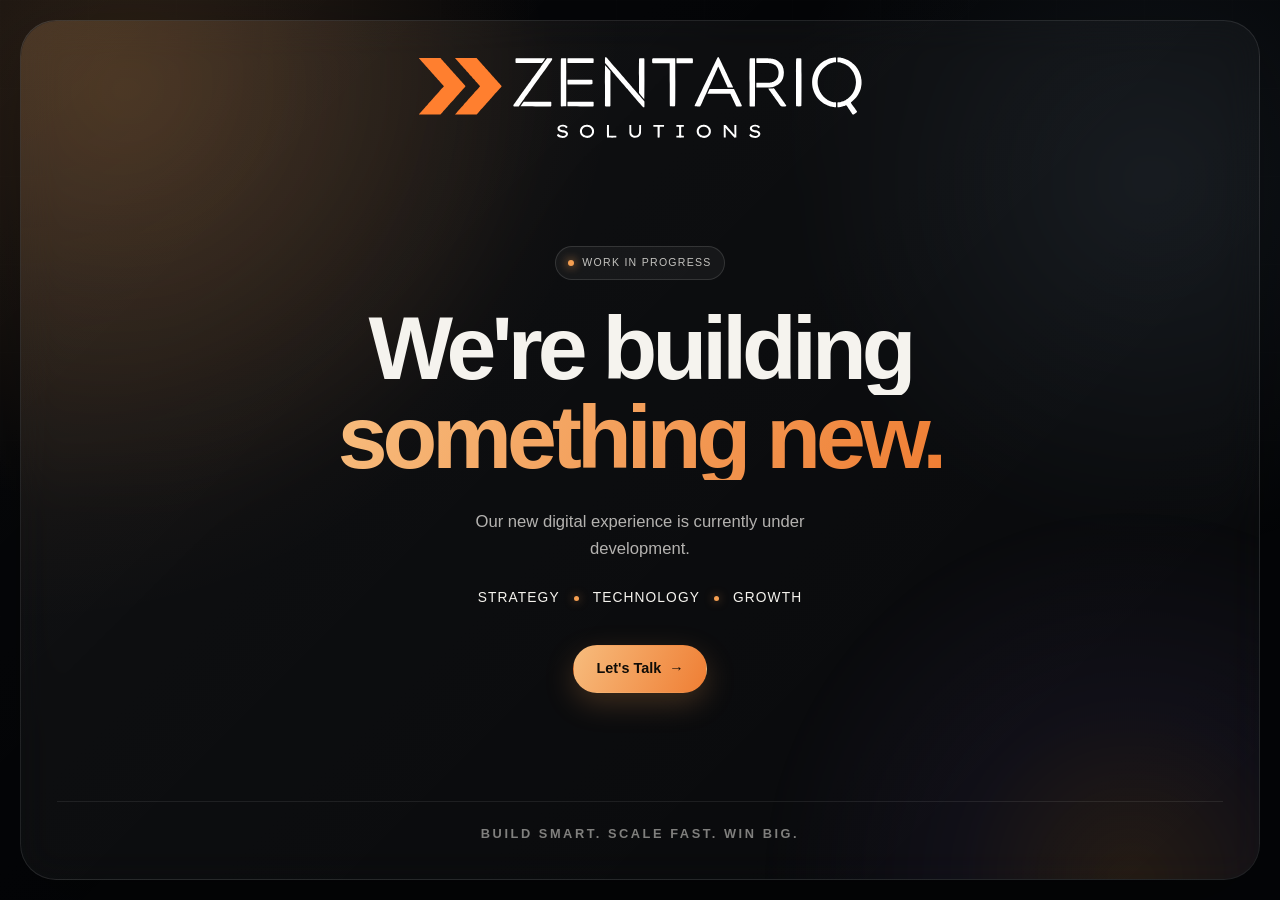
<file: index.html>
<!DOCTYPE html>
<html lang="en">
<head>
    <meta charset="UTF-8">
    <meta name="viewport" content="width=device-width, initial-scale=1.0">
    <meta name="description" content="Zentariq Solutions is building something new. Our new digital experience is currently under development.">
    <title>Zentariq Solutions | Work in Progress</title>
    <link rel="icon" type="image/png" href="site-files/zentariq-logo.png">
    <link rel="preload" as="image" href="site-files/zentariq-logo.svg" type="image/svg+xml" fetchpriority="high">
    <style>
        :root {
            --bg: #040507;
            --border: rgba(255, 255, 255, 0.16);
            --text: #f5f3ee;
            --text-soft: rgba(245, 243, 238, 0.72);
            --text-faint: rgba(245, 243, 238, 0.5);
            --accent: #f59f51;
            --accent-strong: #ff7d1f;
            --transition: 220ms cubic-bezier(0.2, 0.8, 0.2, 1);
        }

        * {
            box-sizing: border-box;
            margin: 0;
            padding: 0;
        }

        body {
            font-family: Inter, "Segoe UI", Roboto, Arial, sans-serif;
            background: var(--bg);
            color: var(--text);
            min-height: 100vh;
            min-height: 100svh;
            overflow-x: hidden;
            line-height: 1.5;
            display: flex;
            padding: 20px;
        }

        body::before {
            content: "";
            position: fixed;
            inset: 0;
            background:
                radial-gradient(circle at 10% 10%, rgba(245, 159, 81, 0.16) 0, transparent 30%),
                radial-gradient(circle at 90% 20%, rgba(173, 216, 255, 0.08) 0, transparent 28%),
                linear-gradient(135deg, rgba(255,255,255,0.02), transparent 50%);
            pointer-events: none;
            z-index: -2;
        }

        body::after {
            content: "";
            position: fixed;
            inset: 0;
            background-image:
                linear-gradient(rgba(255,255,255,0.035) 1px, transparent 1px),
                linear-gradient(90deg, rgba(255,255,255,0.035) 1px, transparent 1px);
            background-size: 88px 88px;
            mask-image: linear-gradient(180deg, rgba(0,0,0,0.8), transparent);
            opacity: 0.28;
            pointer-events: none;
            z-index: -1;
            animation: drift 28s linear infinite;
        }

        a {
            color: inherit;
            text-decoration: none;
        }

        .cursor-glow {
            position: fixed;
            width: 280px;
            height: 280px;
            border-radius: 50%;
            background: radial-gradient(circle, rgba(245, 159, 81, 0.16), transparent 72%);
            pointer-events: none;
            transform: translate(-50%, -50%);
            z-index: 0;
            mix-blend-mode: screen;
            opacity: 0;
            transition: opacity 0.25s ease;
        }

        .wip-frame {
            position: relative;
            z-index: 1;
            flex: 1;
            min-width: 0;
            display: grid;
            grid-template-columns: minmax(0, 1fr);
            grid-template-rows: auto 1fr auto;
            width: min(100%, 1440px);
            margin: 0 auto;
            padding: clamp(22px, 3vw, 36px);
            border: 1px solid rgba(255,255,255,0.1);
            border-radius: 36px;
            background: linear-gradient(135deg, rgba(255,255,255,0.05), rgba(255,255,255,0.018));
            box-shadow: 0 26px 80px rgba(0, 0, 0, 0.28);
            backdrop-filter: blur(18px);
            overflow: hidden;
            isolation: isolate;
        }

        .wip-frame::before {
            content: "";
            position: absolute;
            inset: 0;
            border-radius: inherit;
            background: radial-gradient(circle at top left, rgba(245, 159, 81, 0.14), transparent 40%);
            pointer-events: none;
            z-index: -1;
        }

        .wip-frame::after {
            content: "";
            position: absolute;
            width: 60vw;
            height: 60vw;
            bottom: -30vw;
            right: -20vw;
            border-radius: 50%;
            background: radial-gradient(circle, rgba(245,159,81,.12), rgba(148,113,218,.06) 32%, transparent 68%);
            filter: blur(12px);
            pointer-events: none;
            z-index: -1;
            animation: heroMesh 18s ease-in-out infinite alternate;
        }

        .wip-header {
            display: flex;
            justify-content: center;
        }

        .brand {
            display: inline-flex;
            max-width: 100%;
            align-items: center;
            gap: 14px;
            color: var(--text-soft);
            font-size: 0.72rem;
            font-weight: 600;
            letter-spacing: 0.14em;
            text-transform: uppercase;
        }

        .brand img {
            width: 444px;
            max-width: 100%;
            height: auto;
            object-fit: contain;
        }

        .wip-content {
            align-self: center;
            justify-self: center;
            display: flex;
            flex-direction: column;
            align-items: center;
            text-align: center;
            max-width: 760px;
            padding: 56px 0;
        }

        .reveal {
            opacity: 0;
            transform: translateY(18px);
            transition: opacity 0.75s cubic-bezier(.16,1,.3,1), transform 0.75s cubic-bezier(.16,1,.3,1);
        }

        body.is-ready .reveal {
            opacity: 1;
            transform: none;
        }

        .status-pill {
            display: inline-flex;
            align-items: center;
            gap: 8px;
            margin-bottom: 26px;
            padding: 8px 12px;
            border-radius: 999px;
            background: rgba(255,255,255,0.045);
            border: 1px solid rgba(255,255,255,0.12);
            color: rgba(245,243,238,.78);
            font-size: 0.66rem;
            letter-spacing: 0.12em;
            text-transform: uppercase;
            transition-delay: 300ms;
        }

        .live-dot {
            width: 6px;
            height: 6px;
            border-radius: 50%;
            background: var(--accent);
            box-shadow: 0 0 10px var(--accent);
            animation: blink 1.8s ease-in-out infinite;
        }

        .wip-title {
            font-size: clamp(2.7rem, 7vw, 5.6rem);
            line-height: 0.95;
            letter-spacing: -0.055em;
            margin-bottom: 24px;
        }

        .wip-title .title-line {
            display: block;
            overflow: hidden;
            padding-bottom: 0.04em;
        }

        .wip-title .title-line span {
            display: block;
            transform: translateY(110%);
            transition: transform .85s cubic-bezier(.16,1,.3,1);
            transition-delay: 500ms;
        }

        .wip-title .title-line:nth-child(2) span {
            transition-delay: 630ms;
            background: linear-gradient(115deg, #f7bc7d, #ef7e34);
            -webkit-background-clip: text;
            background-clip: text;
            color: transparent;
        }

        body.is-ready .wip-title .title-line span {
            transform: translateY(0);
        }

        .wip-copy {
            color: var(--text-soft);
            font-size: clamp(1rem, 1.3vw, 1.12rem);
            line-height: 1.65;
            max-width: 38ch;
            margin-bottom: 26px;
            transition-delay: 950ms;
        }

        .pillars {
            display: flex;
            flex-wrap: wrap;
            justify-content: center;
            align-items: center;
            gap: 10px 14px;
            margin-bottom: 36px;
            color: var(--text);
            font-size: 0.86rem;
            letter-spacing: 0.08em;
            text-transform: uppercase;
            transition-delay: 1150ms;
        }

        .pillars i {
            width: 5px;
            height: 5px;
            border-radius: 50%;
            background: var(--accent);
            box-shadow: 0 0 10px rgba(245, 159, 81, 0.6);
        }

        .wip-actions {
            transition-delay: 1350ms;
        }

        .btn {
            display: inline-flex;
            align-items: center;
            justify-content: center;
            gap: 8px;
            min-height: 48px;
            padding: 12px 22px;
            border-radius: 999px;
            border: 1px solid transparent;
            font-size: 0.9rem;
            cursor: pointer;
            transition: transform 250ms ease, box-shadow 250ms ease;
        }

        .btn:hover {
            transform: translateY(-2px);
            box-shadow: 0 12px 25px rgba(0,0,0,.22);
        }

        .btn:focus-visible {
            outline: 2px solid var(--accent);
            outline-offset: 3px;
        }

        .btn-primary {
            background: linear-gradient(115deg, #f7bc7d, #ef7e34);
            color: #100c07;
            font-weight: 700;
            box-shadow: 0 10px 30px rgba(245, 159, 81, 0.22);
        }

        .btn-arrow {
            display: inline-flex;
            transition: transform 250ms ease;
        }

        .btn:hover .btn-arrow {
            transform: translateX(4px);
        }

        .wip-footer {
            display: flex;
            align-items: center;
            justify-content: center;
            gap: 16px;
            padding-top: 22px;
            border-top: 1px solid rgba(255,255,255,0.08);
            color: var(--text-faint);
            font-size: 0.8rem;
            font-weight: 600;
            letter-spacing: 0.2em;
            text-transform: uppercase;
            text-align: center;
            transition-delay: 1550ms;
        }

        @media (max-width: 720px) {
            body {
                padding: 12px;
            }

            .wip-frame {
                border-radius: 24px;
            }

            .brand {
                font-size: 0.64rem;
            }

            .brand img {
                width: 360px;
            }

            .wip-content {
                padding: 48px 0;
            }

            .wip-title {
                font-size: clamp(2.3rem, 11vw, 3.4rem);
            }

            .wip-footer {
                font-size: 0.7rem;
                letter-spacing: 0.14em;
            }
        }

        @media (max-width: 420px) {
            .btn {
                width: 100%;
            }

            .wip-actions {
                width: 100%;
            }
        }

        @media (prefers-reduced-motion: reduce) {
            *, *::before, *::after {
                animation: none !important;
                transition: none !important;
            }
        }

        @keyframes drift {
            from { transform: translateY(0); }
            to { transform: translateY(-40px); }
        }

        @keyframes heroMesh {
            to { transform: translate3d(-3vw, -5vw, 0) scale(1.08); }
        }

        @keyframes blink {
            50% { opacity: 0.35; }
        }
    </style>
</head>
<body>
    <div class="cursor-glow" aria-hidden="true"></div>

    <div class="wip-frame">
        <header class="wip-header">
            <a class="brand" href="/" aria-label="Zentariq Solutions home">
                <img src="site-files/zentariq-logo.svg" alt="Zentariq Solutions" width="444" height="82" fetchpriority="high" decoding="async">
            </a>
        </header>

        <main class="wip-content">
            <div class="status-pill reveal"><span class="live-dot" aria-hidden="true"></span>Work in progress</div>
            <h1 class="wip-title">
                <span class="title-line"><span>We're building</span></span>
                <span class="title-line"><span>something new.</span></span>
            </h1>
            <p class="wip-copy reveal">Our new digital experience is currently under development.</p>
            <div class="pillars reveal" aria-label="Strategy, Technology, Growth">
                <span>Strategy</span><i aria-hidden="true"></i><span>Technology</span><i aria-hidden="true"></i><span>Growth</span>
            </div>
            <div class="wip-actions reveal">
                <a class="btn btn-primary" href="mailto:hello@zentariq.com">
                    Let's Talk <span class="btn-arrow">→</span>
                </a>
            </div>
        </main>

        <footer class="wip-footer reveal">
            Build smart. Scale fast. Win big.
        </footer>
    </div>

    <script>
        const glow = document.querySelector('.cursor-glow');

        document.addEventListener('mousemove', (event) => {
            glow.style.left = `${event.clientX}px`;
            glow.style.top = `${event.clientY}px`;
            glow.style.opacity = '1';
        });

        document.addEventListener('mouseleave', () => {
            glow.style.opacity = '0';
        });

        window.addEventListener('load', () => {
            setTimeout(() => document.body.classList.add('is-ready'), 150);
        });
    </script>
</body>
</html>
</file>
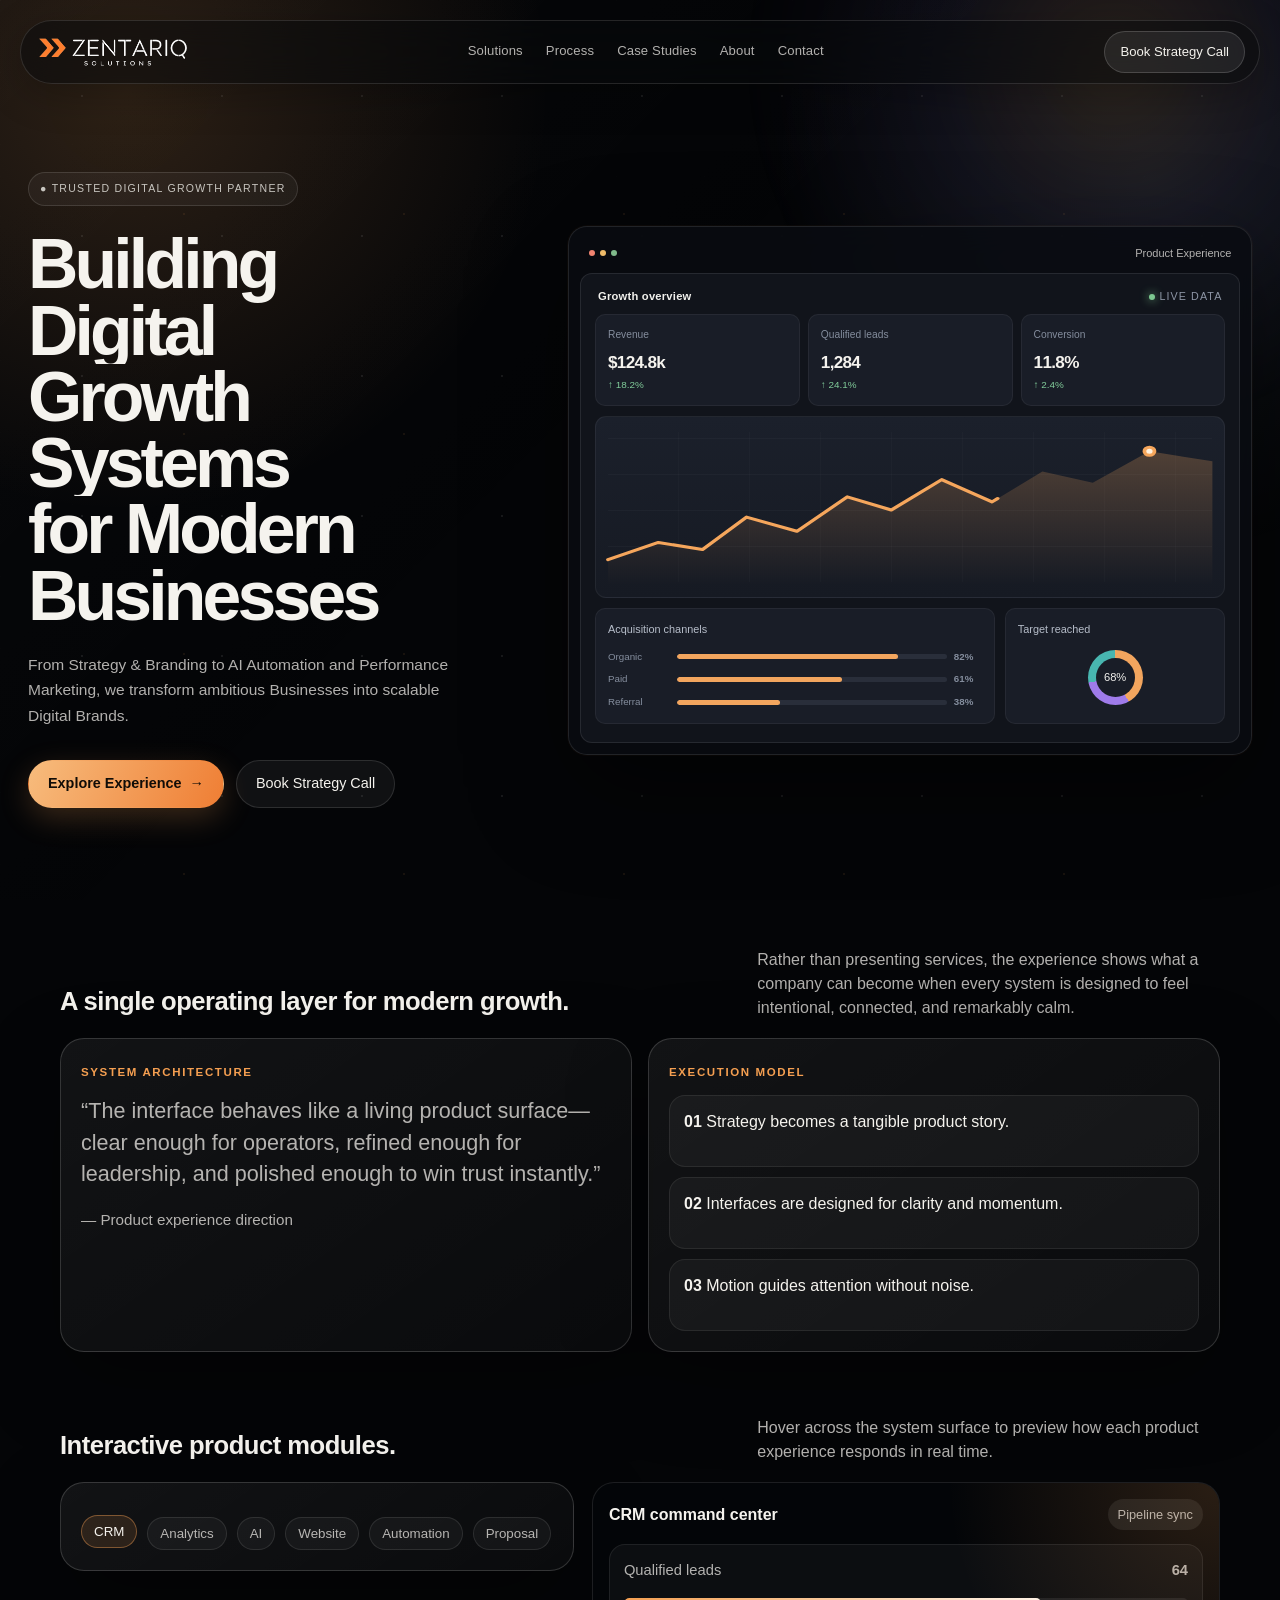
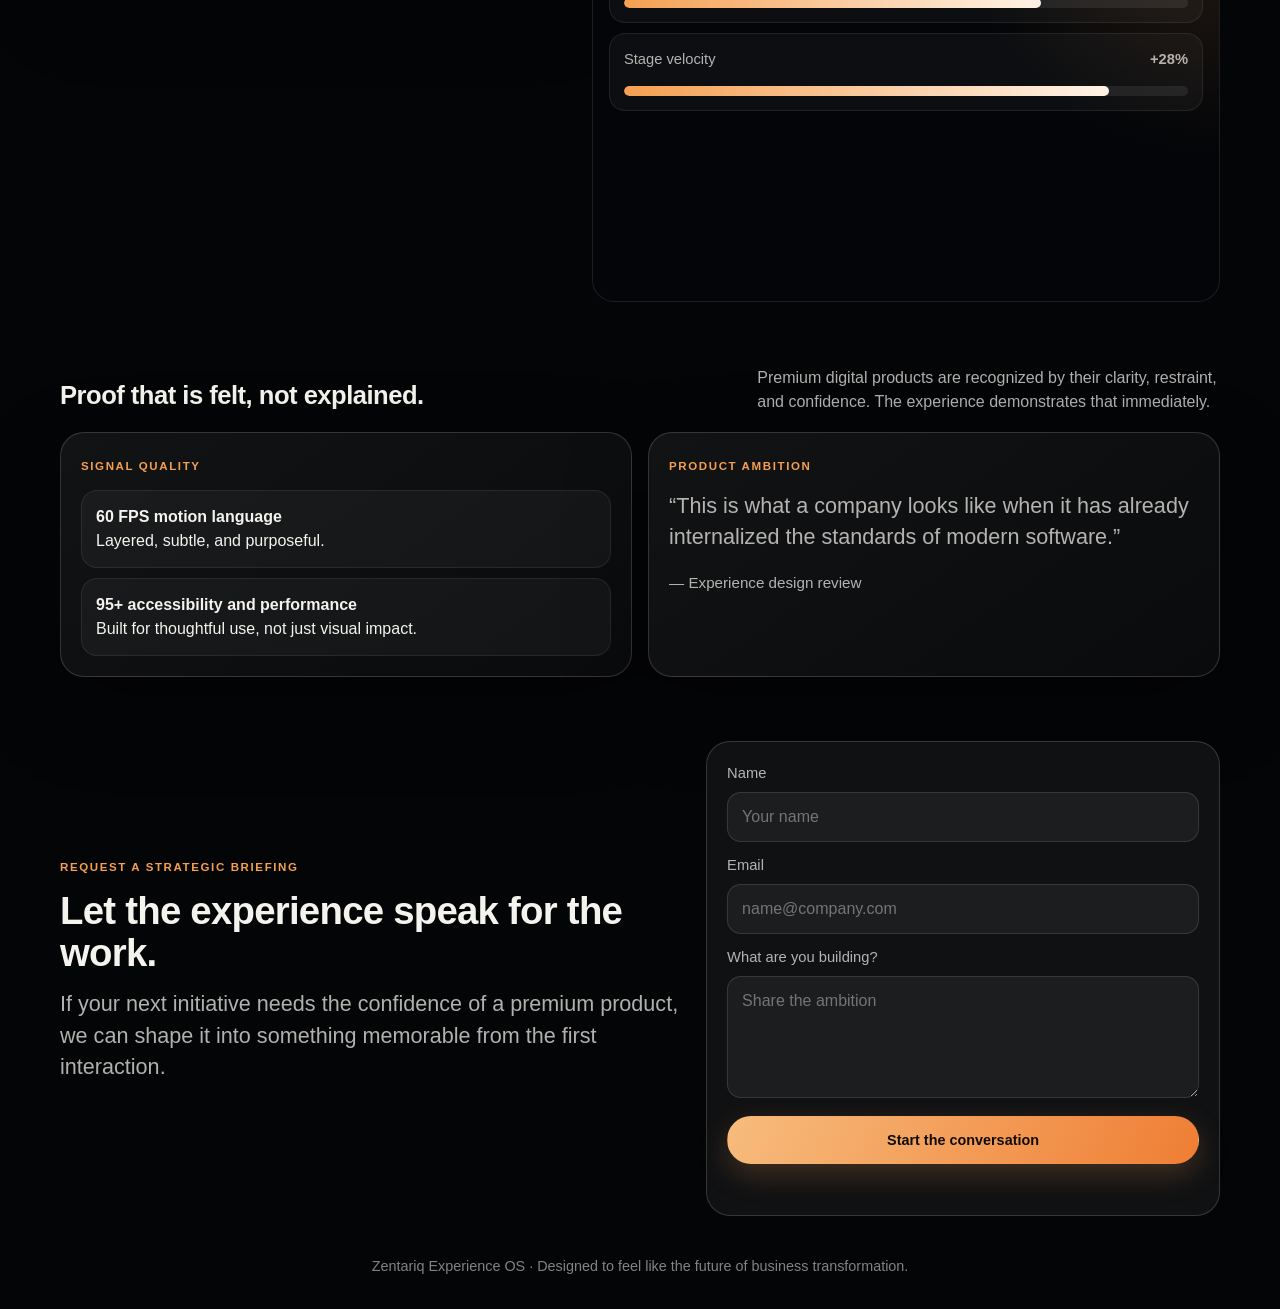
<file: landing-page.html>
<!DOCTYPE html>
<html lang="en">
<head>
    <meta charset="UTF-8">
    <meta name="viewport" content="width=device-width, initial-scale=1.0">
    <meta name="description" content="Zentariq Experience OS is a premium digital experience showing how the company builds world-class product systems.">
    <title>Zentariq Experience OS</title>
    <link rel="icon" type="image/png" href="site-files/zentariq-logo.png">
    <style>
        :root {
            --bg: #040507;
            --bg-elevated: rgba(13, 17, 24, 0.84);
            --surface: rgba(255, 255, 255, 0.06);
            --surface-strong: rgba(255, 255, 255, 0.12);
            --border: rgba(255, 255, 255, 0.16);
            --text: #f5f3ee;
            --text-soft: rgba(245, 243, 238, 0.72);
            --accent: #f59f51;
            --accent-strong: #ff7d1f;
            --glow: rgba(245, 159, 81, 0.24);
            --shadow: 0 30px 80px rgba(0, 0, 0, 0.34);
            --max: 1200px;
            --radius-xl: 32px;
            --radius-lg: 24px;
            --radius-md: 18px;
            --transition: 220ms cubic-bezier(0.2, 0.8, 0.2, 1);
        }

        * {
            box-sizing: border-box;
            margin: 0;
            padding: 0;
        }

        html {
            scroll-behavior: smooth;
        }

        body {
            font-family: Inter, "Segoe UI", Roboto, Arial, sans-serif;
            background: var(--bg);
            color: var(--text);
            min-height: 100vh;
            overflow-x: hidden;
            line-height: 1.5;
        }

        body::before {
            content: "";
            position: fixed;
            inset: 0;
            background:
                radial-gradient(circle at 10% 10%, rgba(245, 159, 81, 0.16) 0, transparent 30%),
                radial-gradient(circle at 90% 20%, rgba(173, 216, 255, 0.08) 0, transparent 28%),
                linear-gradient(135deg, rgba(255,255,255,0.02), transparent 50%);
            pointer-events: none;
            z-index: -2;
        }

        body::after {
            content: "";
            position: fixed;
            inset: 0;
            background-image:
                linear-gradient(rgba(255,255,255,0.035) 1px, transparent 1px),
                linear-gradient(90deg, rgba(255,255,255,0.035) 1px, transparent 1px);
            background-size: 88px 88px;
            mask-image: linear-gradient(180deg, rgba(0,0,0,0.8), transparent);
            opacity: 0.28;
            pointer-events: none;
            z-index: -1;
            animation: drift 28s linear infinite;
        }

        a {
            color: inherit;
            text-decoration: none;
        }

        .cursor-glow {
            position: fixed;
            width: 280px;
            height: 280px;
            border-radius: 50%;
            background: radial-gradient(circle, rgba(245, 159, 81, 0.16), transparent 72%);
            pointer-events: none;
            transform: translate(-50%, -50%);
            z-index: 0;
            mix-blend-mode: screen;
            opacity: 0;
            transition: opacity 0.25s ease;
        }

        .site-shell {
            position: relative;
            z-index: 1;
        }

        .topbar {
            position: fixed;
            inset: 0 0 auto 0;
            z-index: 30;
            padding: 18px 20px 0;
            pointer-events: none;
        }

        .topbar-inner {
            max-width: 1440px;
            margin: 0 auto;
            display: flex;
            align-items: center;
            justify-content: space-between;
            gap: 18px;
            padding: 14px 20px;
            border: 1px solid rgba(255,255,255,0.12);
            background: rgba(5, 5, 5, 0.4);
            backdrop-filter: blur(18px);
            border-radius: 999px;
            box-shadow: 0 10px 40px rgba(0, 0, 0, 0.24);
            pointer-events: auto;
            transition: background var(--transition), border-color var(--transition), transform var(--transition);
        }

        .topbar.is-scrolled .topbar-inner {
            background: rgba(5, 5, 5, 0.78);
            border-color: rgba(255,255,255,0.18);
            transform: translateY(4px);
        }

        .brand {
            display: flex;
            align-items: center;
            gap: 12px;
            font-weight: 600;
            letter-spacing: 0.1em;
            text-transform: uppercase;
            font-size: 0.8rem;
            color: var(--text);
        }

        .brand img {
            width: 36px;
            height: 36px;
            border-radius: 10px;
        }

        .nav-links {
            display: flex;
            align-items: center;
            gap: 20px;
            color: var(--text-soft);
            font-size: 0.94rem;
        }

        .nav-links a {
            position: relative;
            padding-bottom: 2px;
            transition: color var(--transition);
        }

        .nav-links a::after {
            content: "";
            position: absolute;
            left: 0;
            bottom: -4px;
            width: 100%;
            height: 1px;
            background: var(--text);
            transform: scaleX(0);
            transform-origin: left;
            transition: transform var(--transition);
        }

        .nav-links a:hover::after,
        .nav-links a.is-active::after {
            transform: scaleX(1);
        }

        .nav-cta {
            border: 1px solid rgba(255,255,255,0.16);
            padding: 9px 14px;
            border-radius: 999px;
            background: rgba(255,255,255,0.05);
            transition: transform var(--transition), border-color var(--transition), background var(--transition);
        }

        .nav-cta:hover {
            transform: translateY(-2px);
            border-color: rgba(245, 159, 81, 0.42);
            background: rgba(245, 159, 81, 0.14);
        }

        .hero,
        section {
            width: min(100%, var(--max));
            margin: 0 auto;
            padding: 28px 20px;
        }

        .hero {
            min-height: 100vh;
            padding: 110px 20px 40px;
            display: flex;
            align-items: center;
            position: relative;
            overflow: hidden;
        }

        .hero-shell {
            width: min(100%, 1440px);
            margin: 0 auto;
            display: grid;
            grid-template-columns: minmax(0, 0.95fr) minmax(420px, 1.05fr);
            gap: clamp(28px, 3.4vw, 56px);
            align-items: center;
            padding: clamp(24px, 3vw, 34px);
            border: 1px solid rgba(255,255,255,0.08);
            border-radius: 36px;
            background: linear-gradient(135deg, rgba(255,255,255,0.06), rgba(255,255,255,0.024));
            box-shadow: 0 26px 80px rgba(0, 0, 0, 0.28);
            backdrop-filter: blur(18px);
            position: relative;
        }

        .hero-shell::before {
            content: "";
            position: absolute;
            inset: 0;
            border-radius: inherit;
            background: radial-gradient(circle at top left, rgba(245, 159, 81, 0.16), transparent 40%);
            pointer-events: none;
        }

        .hero-content {
            position: relative;
            z-index: 1;
            max-width: 620px;
        }

        .hero-eyebrow,
        .hero-title,
        .hero-copy,
        .hero-actions,
        .hero-browser {
            opacity: 0;
            transform: translateY(18px);
            transition: opacity 0.75s ease, transform 0.75s ease;
        }

        .hero-shell.is-ready .hero-eyebrow,
        .hero-shell.is-ready .hero-title,
        .hero-shell.is-ready .hero-copy,
        .hero-shell.is-ready .hero-actions,
        .hero-shell.is-ready .hero-browser {
            opacity: 1;
            transform: translateY(0);
        }

        .hero-eyebrow {
            display: inline-flex;
            align-items: center;
            gap: 8px;
            padding: 9px 12px;
            border-radius: 999px;
            background: rgba(255,255,255,0.06);
            border: 1px solid rgba(255,255,255,0.12);
            color: var(--text-soft);
            text-transform: uppercase;
            letter-spacing: 0.14em;
            font-size: 0.74rem;
            margin-bottom: 18px;
        }

        .hero-eyebrow::before {
            content: "";
            width: 7px;
            height: 7px;
            border-radius: 50%;
            background: linear-gradient(135deg, var(--accent), #fff4d7);
            box-shadow: 0 0 12px rgba(245, 159, 81, 0.6);
        }

        .hero-title {
            font-size: clamp(2.7rem, 5.2vw, 4.7rem);
            line-height: 0.95;
            letter-spacing: -0.03em;
            margin-bottom: 16px;
            max-width: 10.5ch;
            transition-delay: 180ms;
        }

        .hero-copy {
            color: var(--text-soft);
            font-size: clamp(1rem, 1.35vw, 1.12rem);
            max-width: 60ch;
            margin-bottom: 24px;
            transition-delay: 320ms;
        }

        .hero-actions {
            display: flex;
            flex-wrap: wrap;
            gap: 12px;
            margin-bottom: 24px;
            transition-delay: 460ms;
        }

        .btn {
            display: inline-flex;
            align-items: center;
            gap: 8px;
            justify-content: center;
            padding: 12px 18px;
            border-radius: 999px;
            border: 1px solid transparent;
            cursor: pointer;
            transition: transform var(--transition), box-shadow var(--transition), border-color var(--transition), background var(--transition);
            position: relative;
            overflow: hidden;
        }

        .btn:hover {
            transform: translateY(-2px);
        }

        .btn-primary {
            background: linear-gradient(135deg, var(--accent), var(--accent-strong));
            color: #100c07;
            font-weight: 700;
            box-shadow: 0 10px 30px rgba(245, 159, 81, 0.22);
        }

        .btn-secondary {
            background: rgba(255,255,255,0.05);
            border-color: rgba(255,255,255,0.12);
            color: var(--text);
        }

        .btn-arrow {
            display: inline-flex;
            transition: transform 250ms ease;
        }

        .btn:hover .btn-arrow {
            transform: translateX(4px);
        }

        .hero-browser {
            position: relative;
            z-index: 1;
            transition-delay: 620ms;
            transform-style: preserve-3d;
            perspective: 1200px;
        }

        .browser-window {
            border: 1px solid rgba(255,255,255,0.1);
            border-radius: 24px;
            padding: 14px;
            background: rgba(7, 10, 14, 0.78);
            box-shadow: 0 18px 54px rgba(0, 0, 0, 0.34);
            backdrop-filter: blur(16px);
            transform: rotateX(var(--tilt-x, 0deg)) rotateY(var(--tilt-y, 0deg));
            transition: transform 0.35s ease, box-shadow 0.35s ease;
            will-change: transform;
        }

        .browser-window:hover {
            box-shadow: 0 24px 60px rgba(0, 0, 0, 0.42);
        }

        .browser-toolbar {
            display: flex;
            align-items: center;
            justify-content: space-between;
            padding: 10px 12px;
            border-radius: 14px;
            background: rgba(255,255,255,0.04);
            color: var(--text-soft);
            font-size: 0.8rem;
            margin-bottom: 12px;
        }

        .browser-dots {
            display: flex;
            gap: 7px;
        }

        .browser-dots span {
            width: 8px;
            height: 8px;
            border-radius: 50%;
            background: rgba(255,255,255,0.28);
        }

        .browser-screen {
            min-height: 440px;
            border-radius: 18px;
            background: linear-gradient(145deg, rgba(255,255,255,0.05), rgba(255,255,255,0.02));
            border: 1px solid rgba(255,255,255,0.08);
            padding: 14px;
            position: relative;
            overflow: hidden;
        }

        .browser-screen::before {
            content: "";
            position: absolute;
            inset: 0;
            background: radial-gradient(circle at top right, rgba(245, 159, 81, 0.16), transparent 36%);
            pointer-events: none;
        }

        .view-panel {
            display: none;
            animation: panelFade 0.45s ease;
        }

        .view-panel.is-active {
            display: block;
        }

        .view-grid {
            display: grid;
            gap: 10px;
        }

        .view-card {
            border-radius: 14px;
            padding: 12px;
            background: rgba(255,255,255,0.04);
            border: 1px solid rgba(255,255,255,0.08);
        }

        .analytics-card {
            display: grid;
            gap: 8px;
        }

        .analytics-grid {
            display: grid;
            grid-template-columns: repeat(2, minmax(0, 1fr));
            gap: 10px;
        }

        .metric-pill {
            border-radius: 12px;
            padding: 12px;
            background: rgba(245, 159, 81, 0.12);
            border: 1px solid rgba(245, 159, 81, 0.2);
        }

        .metric-pill strong {
            display: block;
            font-size: 1.1rem;
            margin-bottom: 4px;
        }

        .bar-track {
            height: 8px;
            border-radius: 999px;
            background: rgba(255,255,255,0.08);
            overflow: hidden;
            margin-top: 8px;
        }

        .bar-track span {
            display: block;
            height: 100%;
            border-radius: inherit;
            background: linear-gradient(90deg, var(--accent), #fff4e9);
        }

        .crm-list {
            display: grid;
            gap: 8px;
        }

        .crm-item {
            display: flex;
            align-items: center;
            justify-content: space-between;
            padding: 10px 12px;
            border-radius: 12px;
            background: rgba(255,255,255,0.04);
            color: var(--text-soft);
        }

        .crm-item strong {
            color: var(--text);
        }

        .ai-flow {
            display: grid;
            gap: 8px;
        }

        .ai-node {
            display: flex;
            align-items: center;
            justify-content: center;
            min-height: 54px;
            border-radius: 12px;
            background: rgba(255,255,255,0.04);
            border: 1px solid rgba(255,255,255,0.08);
            color: var(--text-soft);
        }

        .website-preview {
            display: grid;
            gap: 8px;
        }

        .website-section {
            border-radius: 12px;
            padding: 10px 12px;
            background: rgba(255,255,255,0.04);
            border: 1px solid rgba(255,255,255,0.08);
        }

        .mobile-phone {
            display: flex;
            justify-content: center;
            padding-top: 8px;
        }

        .phone-frame {
            width: 180px;
            padding: 10px;
            border-radius: 26px;
            background: linear-gradient(145deg, rgba(255,255,255,0.14), rgba(255,255,255,0.04));
            border: 1px solid rgba(255,255,255,0.12);
            box-shadow: 0 10px 24px rgba(0, 0, 0, 0.24);
        }

        .phone-screen {
            border-radius: 18px;
            padding: 12px;
            background: linear-gradient(160deg, rgba(245, 159, 81, 0.14), rgba(6, 8, 12, 0.88));
            min-height: 280px;
            display: grid;
            gap: 8px;
        }

        .phone-card {
            border-radius: 12px;
            padding: 10px;
            background: rgba(255,255,255,0.06);
            border: 1px solid rgba(255,255,255,0.08);
        }

        .section-block {
            padding: 48px 20px 16px;
        }

        .eyebrow {
            display: inline-block;
            margin-bottom: 14px;
            color: var(--accent);
            text-transform: uppercase;
            letter-spacing: 0.14em;
            font-size: 0.72rem;
            font-weight: 600;
        }

        .cta-panel h2 {
            font-size: clamp(1.6rem, 3vw, 2.4rem);
            letter-spacing: -0.02em;
            line-height: 1.1;
            margin-bottom: 14px;
        }

        .section-heading {
            display: flex;
            align-items: end;
            justify-content: space-between;
            gap: 18px;
            margin-bottom: 18px;
        }

        .section-heading h2 {
            font-size: clamp(1.25rem, 2vw, 1.7rem);
            letter-spacing: -0.02em;
        }

        .section-heading p {
            color: var(--text-soft);
            max-width: 52ch;
        }

        .grid-2 {
            display: grid;
            grid-template-columns: 1fr 1fr;
            gap: 16px;
        }

        .panel {
            background: linear-gradient(145deg, rgba(255,255,255,0.06), rgba(255,255,255,0.028));
            border: 1px solid var(--border);
            border-radius: var(--radius-lg);
            padding: 20px;
            box-shadow: var(--shadow);
        }

        .showcase-shell {
            display: grid;
            grid-template-columns: 0.9fr 1.1fr;
            gap: 18px;
            align-items: start;
        }

        .chip-row {
            display: flex;
            flex-wrap: wrap;
            gap: 10px;
            margin-top: 14px;
        }

        .chip {
            border-radius: 999px;
            padding: 8px 12px;
            border: 1px solid rgba(255,255,255,0.1);
            background: rgba(255,255,255,0.04);
            color: var(--text-soft);
            transition: transform var(--transition), border-color var(--transition), background var(--transition);
            cursor: pointer;
        }

        .chip:hover,
        .chip.is-active {
            transform: translateY(-2px);
            border-color: rgba(245, 159, 81, 0.42);
            background: rgba(245, 159, 81, 0.12);
            color: var(--text);
        }

        .preview-stage {
            padding: 16px;
            border-radius: 22px;
            border: 1px solid rgba(255,255,255,0.1);
            background: rgba(4, 6, 9, 0.94);
            min-height: 420px;
            position: relative;
            overflow: hidden;
        }

        .preview-stage::before {
            content: "";
            position: absolute;
            inset: 0;
            background: radial-gradient(circle at top right, rgba(245, 159, 81, 0.16), transparent 36%);
            pointer-events: none;
        }

        .preview-panel {
            display: none;
            animation: fadeIn 300ms ease;
        }

        .preview-panel.is-active {
            display: block;
        }

        .preview-head {
            display: flex;
            align-items: center;
            justify-content: space-between;
            margin-bottom: 14px;
        }

        .preview-head strong {
            font-size: 1rem;
        }

        .preview-badge {
            font-size: 0.8rem;
            padding: 6px 10px;
            border-radius: 999px;
            background: rgba(255,255,255,0.08);
            color: var(--text-soft);
        }

        .preview-grid {
            display: grid;
            gap: 10px;
        }

        .preview-card {
            border-radius: 16px;
            background: rgba(255,255,255,0.04);
            border: 1px solid rgba(255,255,255,0.08);
            padding: 14px;
            min-height: 72px;
        }

        .preview-hbar {
            height: 10px;
            border-radius: 999px;
            background: rgba(255,255,255,0.08);
            overflow: hidden;
            margin-top: 8px;
        }

        .preview-hbar span {
            display: block;
            height: 100%;
            border-radius: inherit;
            background: linear-gradient(90deg, var(--accent), #fff4e9);
            width: var(--target-width, 72%);
            animation: grow 1.2s ease both;
        }

        .progress-list {
            display: grid;
            gap: 8px;
        }

        .progress-label {
            display: flex;
            justify-content: space-between;
            align-items: center;
            color: var(--text-soft);
            font-size: 0.92rem;
        }

        .flow-node {
            display: flex;
            align-items: center;
            justify-content: center;
            min-height: 60px;
            border-radius: 14px;
            background: rgba(255,255,255,0.04);
            border: 1px solid rgba(255,255,255,0.08);
            color: var(--text-soft);
            transition: transform var(--transition), border-color var(--transition);
        }

        .flow-node.is-live {
            border-color: rgba(245, 159, 81, 0.4);
            color: var(--text);
            animation: pulse 1.6s ease-in-out infinite;
        }

        .stack {
            display: grid;
            gap: 10px;
        }

        .quote {
            font-size: clamp(1.1rem, 1.7vw, 1.35rem);
            line-height: 1.45;
            color: var(--text-soft);
            margin-bottom: 20px;
        }

        .signature {
            color: var(--text-soft);
            font-size: 0.95rem;
        }

        .cta-panel {
            display: grid;
            grid-template-columns: 1.1fr 0.9fr;
            gap: 18px;
            align-items: center;
        }

        .form-card {
            padding: 20px;
            border-radius: var(--radius-lg);
            background: rgba(255,255,255,0.05);
            border: 1px solid var(--border);
        }

        .form-group {
            display: grid;
            gap: 8px;
            margin-bottom: 12px;
        }

        label {
            font-size: 0.92rem;
            color: var(--text-soft);
        }

        input,
        textarea {
            width: 100%;
            padding: 12px 14px;
            border-radius: 14px;
            border: 1px solid rgba(255,255,255,0.12);
            background: rgba(255,255,255,0.05);
            color: var(--text);
            font: inherit;
        }

        input:focus,
        textarea:focus {
            outline: none;
            border-color: rgba(245, 159, 81, 0.42);
            box-shadow: 0 0 0 3px rgba(245, 159, 81, 0.14);
        }

        .submit-btn {
            width: 100%;
            margin-top: 6px;
        }

        .form-message {
            margin-top: 10px;
            color: var(--text-soft);
            min-height: 1.3em;
        }

        footer {
            padding: 24px 20px 32px;
            color: rgba(255,255,255,0.5);
            text-align: center;
            font-size: 0.9rem;
        }

        @media (max-width: 980px) {
            .hero-shell {
                grid-template-columns: 1fr;
                padding: 24px;
            }

            .hero-content {
                max-width: none;
            }

            .hero-title {
                max-width: 12ch;
            }
        }

        @media (max-width: 860px) {
            .grid-2,
            .showcase-shell,
            .cta-panel {
                grid-template-columns: 1fr;
            }

            .section-heading {
                flex-direction: column;
                align-items: flex-start;
            }

            .preview-stage {
                min-height: 300px;
            }
        }

        @media (max-width: 720px) {
            .topbar {
                padding: 12px 12px 0;
            }

            .topbar-inner {
                border-radius: 24px;
                padding: 12px 14px;
            }

            .nav-links {
                display: none;
            }

            .hero {
                padding: 92px 12px 28px;
            }

            .hero-shell {
                padding: 20px;
            }

            .hero-actions {
                flex-direction: column;
            }

            .btn {
                width: 100%;
            }

            .browser-screen {
                min-height: 360px;
            }
        }

        @media (prefers-reduced-motion: reduce) {
            *, *::before, *::after {
                animation: none !important;
                transition: none !important;
                scroll-behavior: auto !important;
            }
        }

        @keyframes drift {
            from { transform: translateY(0); }
            to { transform: translateY(-40px); }
        }

        @keyframes pulse {
            0%, 100% { transform: translateY(0); opacity: 1; }
            50% { transform: translateY(-2px); opacity: 0.92; }
        }

        @keyframes fadeIn {
            from { opacity: 0; transform: translateY(6px); }
            to { opacity: 1; transform: translateY(0); }
        }

        @keyframes grow {
            from { width: 0; }
            to { width: var(--target-width, 72%); }
        }

        /* Hero product experience */
        .topbar { padding-top: 20px; }
        .topbar { opacity: 0; transform: translateY(-10px); transition: opacity .55s ease, transform .55s ease; }
        body.is-ready .topbar { opacity: 1; transform: none; }
        .topbar-inner { min-height: 64px; padding: 10px 14px 10px 18px; background: rgba(9, 10, 13, 0.52); }
        .brand { gap: 0; }
        .brand img { width: 148px; height: auto; border-radius: 0; object-fit: contain; }
        .nav-links { gap: clamp(14px, 1.8vw, 28px); font-size: 0.82rem; letter-spacing: .01em; }
        .nav-cta { padding: 10px 15px; font-size: .82rem; background: rgba(255,255,255,.08); }
        .nav-menu { display: none; }

        .hero {
            width: 100%; max-width: none; min-height: 100svh; padding: 112px 28px 32px;
            isolation: isolate; overflow: hidden;
        }
        .hero::before, .hero::after { content: ""; position: absolute; pointer-events: none; z-index: -1; }
        .hero::before { inset: 0; background-image: linear-gradient(rgba(255,255,255,.035) 1px, transparent 1px), linear-gradient(90deg, rgba(255,255,255,.035) 1px, transparent 1px); background-size: 72px 72px; mask-image: linear-gradient(110deg, rgba(0,0,0,.72), transparent 72%); opacity: .32; animation: heroGrid 35s linear infinite; }
        .hero::after { width: 60vw; height: 60vw; top: -25vw; right: -17vw; border-radius: 50%; background: radial-gradient(circle, rgba(245,159,81,.13), rgba(148,113,218,.06) 32%, transparent 68%); filter: blur(12px); animation: heroMesh 18s ease-in-out infinite alternate; }
        .hero-particles { position:absolute; inset:0; z-index:-1; pointer-events:none; background-image: radial-gradient(circle, rgba(255,255,255,.55) 0 1px, transparent 1.5px), radial-gradient(circle, rgba(245,159,81,.58) 0 1px, transparent 1.5px); background-size: 140px 140px, 220px 220px; background-position: 12px 26px, 74px 104px; opacity:.15; animation:particleDrift 24s linear infinite alternate; }
        .hero-shell { width: min(100%, 1440px); min-height: min(720px, calc(100svh - 144px)); padding: clamp(20px, 2vw, 30px) 0; grid-template-columns: minmax(0, .82fr) minmax(500px, 1.18fr); gap: clamp(38px, 5vw, 84px); background: none; border: 0; box-shadow: none; backdrop-filter: none; border-radius: 0; }
        .hero-shell::before { display: none; }
        .hero-content { max-width: 590px; }
        .hero-eyebrow, .hero-title, .hero-copy, .hero-actions, .hero-browser { transition-timing-function: cubic-bezier(.16,1,.3,1); }
        .hero-eyebrow { margin-bottom: 25px; padding: 8px 11px; color: rgba(245,243,238,.78); font-size: .66rem; letter-spacing: .12em; background: rgba(255,255,255,.045); transition-delay: 700ms; }
        .hero-eyebrow::before { display: none; }
        .hero-title { max-width: 11ch; margin-bottom: 23px; font-size: clamp(3.15rem, 5.45vw, 5.6rem); line-height: .95; letter-spacing: -.055em; transition-delay: 1000ms; }
        .hero-title .title-line { display: block; overflow: hidden; }
        .hero-title .title-line span { display: block; transform: translateY(110%); transition: transform .85s cubic-bezier(.16,1,.3,1); transition-delay: 1000ms; }
        .hero-shell.is-ready .hero-title .title-line span { transform: translateY(0); }
        .hero-title .title-line:nth-child(2) span { transition-delay: 1130ms; }
        .hero-title .title-line:nth-child(3) span { transition-delay: 1260ms; }
        .hero-copy { max-width: 49ch; margin-bottom: 31px; font-size: clamp(.97rem, 1.15vw, 1.08rem); line-height: 1.65; transition-delay: 1600ms; }
        .hero-actions { transition-delay: 1900ms; margin: 0; }
        .btn { min-height: 48px; padding: 12px 19px; font-size: .9rem; transition-duration: 250ms; }
        .btn:hover { box-shadow: 0 12px 25px rgba(0,0,0,.22); }
        .btn-primary { background: linear-gradient(115deg, #f7bc7d, #ef7e34); }
        .btn-secondary:hover { background: rgba(255,255,255,.1); border-color: rgba(255,255,255,.25); }
        .hero-browser { transition-delay: 2200ms; perspective: 1600px; }
        .browser-window { padding: 11px; border-radius: 19px; background: rgba(10,12,18,.88); box-shadow: 0 36px 100px rgba(0,0,0,.45), 0 0 0 1px rgba(245,159,81,.04); }
        .browser-toolbar { padding: 7px 9px 11px; margin: 0; border-radius: 10px 10px 0 0; background: transparent; font-size: .69rem; }
        .browser-dots { gap: 5px; }.browser-dots span { width: 6px; height: 6px; }.browser-dots span:first-child { background: #f18470; }.browser-dots span:nth-child(2) { background: #efbb69; }.browser-dots span:last-child { background: #80ba8b; }
        .browser-screen { min-height: 468px; padding: 0; border-radius: 12px; border-color: rgba(255,255,255,.09); background: #11141b; }
        .browser-screen::before { display:none; }.view-panel { height: 468px; animation: panelFade .55s cubic-bezier(.16,1,.3,1); }.view-panel.is-active { display:block; }
        .showcase-label { display:flex; align-items:center; justify-content:space-between; padding:14px 17px 10px; color:#8d95a5; font-size:.67rem; letter-spacing:.1em; text-transform:uppercase; }.showcase-label b { color:#f2f1ed; font-size:.7rem; letter-spacing:.02em; text-transform:none; }.live-dot { display:inline-block; width:6px; height:6px; margin-right:5px; border-radius:50%; background:#7cc890; box-shadow:0 0 10px #7cc890; }
        .analytics-view { padding: 0 14px 14px; }.analytics-kpis { display:grid; grid-template-columns:repeat(3,1fr); gap:8px; }.analytics-kpi { padding:12px; border-radius:10px; background:#191d27; border:1px solid rgba(255,255,255,.055); }.analytics-kpi span { display:block; color:#848d9d; font-size:.64rem; margin-bottom:7px; }.analytics-kpi strong { font-size:1.07rem; letter-spacing:-.04em; }.analytics-kpi em { display:block; color:#81cc9a; font-size:.62rem; font-style:normal; margin-top:3px; }
        .analytics-chart { position:relative; height:182px; margin-top:10px; padding:16px 12px 12px; border-radius:11px; overflow:hidden; background:linear-gradient(180deg,#1b202b,#161a23); border:1px solid rgba(255,255,255,.055); }.chart-grid { position:absolute; inset:15px 12px; background:repeating-linear-gradient(0deg, transparent 0 35px, rgba(255,255,255,.055) 36px),repeating-linear-gradient(90deg, transparent 0 70px, rgba(255,255,255,.035) 71px); }.chart-svg { position:relative; width:100%; height:100%; overflow:visible; }.chart-line { fill:none; stroke:#f5a65c; stroke-width:3; stroke-linecap:round; stroke-linejoin:round; stroke-dasharray:360; stroke-dashoffset:360; animation:drawLine 2.4s ease-out forwards; }.chart-area { fill:url(#chartGradient); opacity:.55; }.chart-point { fill:#fff1df; stroke:#f5a65c; stroke-width:3; animation:pointPulse 2.4s ease-out infinite; }
        .analytics-bottom { display:grid; grid-template-columns:1.45fr .8fr; gap:10px; margin-top:10px; }.traffic-card,.channel-card { min-height:116px; padding:12px; border-radius:10px; background:#191d27; border:1px solid rgba(255,255,255,.055); }.card-title { display:block; margin-bottom:12px; color:#b6bdc9; font-size:.68rem; }.progress-row { display:grid; grid-template-columns:62px 1fr 28px; align-items:center; gap:7px; margin-top:8px; color:#858e9e; font-size:.61rem; }.progress-line { height:5px; border-radius:5px; background:#292e3a; overflow:hidden; }.progress-line i { display:block; height:100%; background:#f2a55e; border-radius:inherit; animation:growWidth 1.2s ease both; }.donut { width:55px; height:55px; margin:2px auto 0; border-radius:50%; background:conic-gradient(#f2a55e 0 42%,#9f7bea 42% 72%,#48b6b0 72% 100%); position:relative; }.donut::after { content:'68%'; position:absolute; inset:8px; display:grid; place-items:center; border-radius:50%; background:#191d27; color:#f2f1ed; font-size:.7rem; }
        .crm-view { display:grid; grid-template-columns:102px 1fr; height:100%; }.crm-sidebar { padding:14px 11px; border-right:1px solid rgba(255,255,255,.07); background:#151922; }.crm-mark { display:flex; align-items:center; gap:6px; color:#e9e8e4; font-size:.68rem; font-weight:700; }.crm-mark i { width:14px; height:14px; border-radius:4px; background:linear-gradient(135deg,#f6ad62,#8e75dc); }.crm-navitem { margin-top:20px; padding:7px; color:#7e8798; font-size:.6rem; border-radius:5px; }.crm-navitem.active { color:#f3f2ee; background:#252b38; }.crm-main { padding:0 13px; overflow:hidden; }.crm-head { display:flex; align-items:center; justify-content:space-between; padding:14px 0; }.crm-head strong { font-size:.93rem; }.crm-head button { border:0; border-radius:6px; padding:6px 8px; color:#19140e; background:#f5ae66; font-size:.61rem; }.pipeline { display:grid; grid-template-columns:repeat(3,1fr); gap:7px; }.pipeline-col { min-width:0; }.pipeline-col > span { display:block; padding:0 2px 8px; color:#8e97a7; font-size:.59rem; }.lead-card { padding:9px; margin-bottom:7px; border-radius:8px; background:#1d222d; border:1px solid rgba(255,255,255,.06); box-shadow:0 4px 12px rgba(0,0,0,.12); }.lead-card b,.lead-card small { display:block; overflow:hidden; text-overflow:ellipsis; white-space:nowrap; }.lead-card b { color:#e9e9e6; font-size:.64rem; }.lead-card small { margin:4px 0 8px; color:#8c95a5; font-size:.55rem; }.lead-card footer { display:flex; justify-content:space-between; padding:0; color:#e3a25e; font-size:.55rem; text-align:left; }.crm-timeline { margin-top:10px; padding:9px; border-top:1px solid rgba(255,255,255,.06); color:#838c9d; font-size:.6rem; }.crm-timeline i { display:inline-block; width:6px; height:6px; margin-right:5px; border-radius:50%; background:#7bc891; }
        .ai-view { padding:0 15px 14px; background:radial-gradient(circle at 55% 44%,rgba(133,101,210,.14),transparent 38%); }.workflow { position:relative; height:330px; margin-top:5px; }.workflow svg { position:absolute; inset:28px 0; width:100%; height:240px; overflow:visible; }.workflow path { fill:none; stroke:rgba(237,165,92,.48); stroke-width:1.5; stroke-dasharray:6 6; animation:dash 2.4s linear infinite; }.workflow-node { position:absolute; display:flex; align-items:center; gap:8px; width:138px; padding:10px; border-radius:10px; background:#1b202b; border:1px solid rgba(255,255,255,.11); box-shadow:0 8px 20px rgba(0,0,0,.2); color:#e7e7e3; font-size:.64rem; }.workflow-node i { display:grid; place-items:center; width:20px; height:20px; border-radius:6px; background:#312b3b; font-style:normal; }.workflow-node.trigger { top:28px; left:0; }.workflow-node.agent { top:128px; left:calc(50% - 69px); border-color:rgba(170,135,239,.45); }.workflow-node.whatsapp { right:0; bottom:32px; border-color:rgba(107,197,130,.42); }.workflow-node.whatsapp i { background:#1c4931; }.workflow-status { display:flex; justify-content:space-between; padding:10px; border-radius:8px; background:#191e27; color:#929bab; font-size:.62rem; }.workflow-status b { color:#77c892; }
        .website-view { padding:0 14px 14px; background:#e9e5dd; color:#1d1d20; overflow:hidden; }.website-top { display:flex; justify-content:space-between; padding:12px 4px; font-size:.62rem; font-weight:700; }.website-top span { color:#73716f; font-weight:400; }.mini-site { animation:siteScroll 7s ease-in-out infinite alternate; }.mini-site-hero { padding:30px 16px 26px; border-radius:10px; color:#f7f2e7; background:linear-gradient(130deg,#212a3a,#3f3040); }.mini-site-hero span { color:#e7b67f; font-size:.58rem; letter-spacing:.12em; text-transform:uppercase; }.mini-site-hero h3 { max-width:8ch; margin:8px 0 13px; font-size:1.7rem; line-height:.92; letter-spacing:-.07em; }.mini-site-hero i { display:inline-block; padding:6px 9px; border-radius:99px; background:#e9b577; color:#1d1c1f; font-size:.58rem; font-style:normal; }.mini-services { display:grid; grid-template-columns:repeat(3,1fr); gap:7px; padding:13px 0; }.mini-service { height:78px; padding:9px; border-radius:8px; background:#d6d1c6; color:#3d3c3b; font-size:.6rem; }.mini-service b { display:block; margin-top:21px; font-size:.67rem; }.mini-footer { padding:20px 10px; color:#ece5dc; background:#27252a; font-size:.7rem; }
        .mobile-view { height:100%; padding-top:4px; background:radial-gradient(circle at 50% 50%,rgba(245,159,81,.15),transparent 42%),#11151d; }.phone-frame { width:188px; padding:7px; border-radius:27px; background:linear-gradient(130deg,#575c66,#171a20 45%,#666b75); border:1px solid rgba(255,255,255,.32); animation:phoneFloat 4s ease-in-out infinite; }.phone-screen { position:relative; min-height:345px; padding:25px 12px 12px; border-radius:21px; background:linear-gradient(160deg,#222c41,#111820 58%,#18272c); overflow:hidden; }.phone-screen::before { content:""; position:absolute; top:8px; left:50%; width:66px; height:15px; border-radius:999px; transform:translateX(-50%); background:#07090c; }.phone-header { color:#f0f1ee; font-size:.72rem; }.phone-header small { display:block; margin-top:3px; color:#aeb7c5; font-size:.57rem; }.balance-card { margin-top:14px; padding:12px; border-radius:12px; background:linear-gradient(135deg,#e8a55d,#b56e44); color:#1e1612; }.balance-card small { font-size:.57rem; }.balance-card b { display:block; margin:3px 0 11px; font-size:1.3rem; }.balance-card span { font-size:.58rem; }.app-row { display:grid; grid-template-columns:1fr 1fr; gap:7px; margin-top:9px; }.app-tile { padding:8px; border-radius:9px; background:rgba(255,255,255,.09); color:#edf0ec; font-size:.58rem; }.app-tile b { display:block; margin-top:6px; font-size:.85rem; }.app-notification { position:absolute; right:7px; bottom:29px; width:154px; padding:8px; border-radius:10px; background:rgba(249,250,247,.94); box-shadow:0 12px 28px rgba(0,0,0,.3); color:#1b2024; font-size:.58rem; animation:notificationIn 4s ease-in-out infinite; }.app-notification i { color:#5aae73; font-style:normal; }
        @keyframes heroGrid { to { transform:translate3d(-36px,-36px,0); } } @keyframes heroMesh { to { transform:translate3d(-3vw,5vw,0) scale(1.08); } } @keyframes particleDrift { to { transform:translate3d(20px,-30px,0); } } @keyframes panelFade { from { opacity:0; transform:translateY(8px); } to { opacity:1; transform:none; } } @keyframes drawLine { to { stroke-dashoffset:0; } } @keyframes pointPulse { 50% { r:5; opacity:.72; } } @keyframes growWidth { from { width:0; } } @keyframes dash { to { stroke-dashoffset:-24; } } @keyframes siteScroll { to { transform:translateY(-76px); } } @keyframes phoneFloat { 50% { transform:translateY(-8px); } } @keyframes notificationIn { 0%,30% { transform:translateY(20px); opacity:0; } 45%,85% { transform:none; opacity:1; } 100% { transform:translateY(10px); opacity:0; } }
        @media (max-width: 1050px) { .hero { padding-inline:22px; } .hero-shell { grid-template-columns:minmax(0,.9fr) minmax(400px,1.1fr); gap:30px; }.hero-title { font-size:clamp(3rem,5vw,4.5rem); }.browser-screen,.view-panel { min-height:420px; height:420px; }.workflow { height:285px; }.phone-screen { min-height:305px; }.analytics-chart { height:152px; } }
        @media (max-width: 820px) { .topbar { padding:12px 12px 0; }.topbar-inner { min-height:58px; position:relative; }.brand img { width:126px; }.nav-links,.nav-cta { display:none; }.topbar.is-menu-open .nav-links { display:grid; position:absolute; top:calc(100% + 8px); left:0; right:0; gap:0; padding:8px; border:1px solid rgba(255,255,255,.12); border-radius:16px; background:rgba(12,13,17,.94); box-shadow:0 20px 40px rgba(0,0,0,.25); backdrop-filter:blur(18px); }.topbar.is-menu-open .nav-links a { padding:12px 10px; }.topbar.is-menu-open .nav-links a::after { display:none; }.nav-menu { display:grid; place-items:center; width:34px; height:34px; border:1px solid rgba(255,255,255,.14); border-radius:50%; background:rgba(255,255,255,.05); color:#fff; }.nav-menu span,.nav-menu::before,.nav-menu::after { content:""; display:block; width:14px; height:1px; background:currentColor; }.nav-menu::before { transform:translateY(5px); }.nav-menu::after { transform:translateY(-5px); }.hero { min-height:auto; padding:102px 18px 40px; }.hero-shell { min-height:0; grid-template-columns:1fr; gap:38px; }.hero-content { max-width:620px; }.hero-title { max-width:12ch; }.hero-browser { width:min(100%,620px); margin:0 auto; }.browser-screen,.view-panel { min-height:440px; height:440px; } }
        @media (max-width: 520px) { .hero { padding-inline:14px; }.hero-title { font-size:clamp(2.9rem,14vw,3.8rem); }.hero-eyebrow { margin-bottom:18px; font-size:.6rem; }.hero-copy { margin-bottom:24px; font-size:.93rem; }.hero-actions { flex-direction:column; }.hero-actions .btn { width:100%; }.browser-window { padding:7px; border-radius:15px; }.browser-toolbar { padding:6px 5px 9px; }.browser-screen,.view-panel { min-height:375px; height:375px; }.showcase-label { padding:10px 11px 7px; }.analytics-view { padding:0 9px 9px; }.analytics-kpi { padding:8px; }.analytics-kpi strong { font-size:.92rem; }.analytics-chart { height:135px; }.analytics-bottom { margin-top:7px; }.traffic-card,.channel-card { min-height:96px; padding:9px; }.crm-view { grid-template-columns:74px 1fr; }.crm-sidebar { padding:10px 7px; }.crm-main { padding:0 8px; }.lead-card { padding:6px; }.workflow { height:255px; }.workflow-node { width:116px; padding:8px; font-size:.56rem; }.workflow-node.agent { left:calc(50% - 58px); }.workflow-node.whatsapp { bottom:8px; }.website-view { padding:0 9px 9px; }.mini-site-hero { padding:22px 12px; }.mini-site-hero h3 { font-size:1.35rem; }.phone-frame { width:164px; }.phone-screen { min-height:280px; }.app-notification { bottom:19px; }.view-panel.is-active[data-view="mobile"] { display:flex; align-items:center; justify-content:center; } }
    </style>
</head>
<body>
    <div class="cursor-glow" aria-hidden="true"></div>
    <div class="site-shell">
        <header class="topbar" id="topbar">
            <div class="topbar-inner">
                <a class="brand" href="#hero" aria-label="Zentariq home">
                    <img src="site-files/zentariq-logo.png" alt="Zentariq">
                </a>
                <nav class="nav-links" id="primaryNav" aria-label="Primary navigation">
                    <a href="#showcase">Solutions</a>
                    <a href="#os">Process</a>
                    <a href="#proof">Case Studies</a>
                    <a href="#os">About</a>
                    <a href="#contact">Contact</a>
                </nav>
                <a class="nav-cta" href="#contact">Book Strategy Call</a>
                <button class="nav-menu" type="button" aria-label="Open navigation" aria-controls="primaryNav" aria-expanded="false"><span></span></button>
            </div>
        </header>

        <main>
            <section class="hero" id="hero">
                <div class="hero-particles" aria-hidden="true"></div>
                <div class="hero-shell" id="heroShell">
                    <div class="hero-content">
                        <div class="hero-eyebrow">● Trusted Digital Growth Partner</div>
                        <h1 class="hero-title"><span class="title-line"><span>Building Digital</span></span><span class="title-line"><span>Growth Systems</span></span><span class="title-line"><span>for Modern Businesses</span></span></h1>
                        <p class="hero-copy">From Strategy &amp; Branding to AI Automation and Performance Marketing, we transform ambitious Businesses into scalable Digital Brands.</p>
                        <div class="hero-actions">
                            <a class="btn btn-primary" href="#contact">
                                Explore Experience <span class="btn-arrow">→</span>
                            </a>
                            <a class="btn btn-secondary" href="#contact">Book Strategy Call</a>
                        </div>
                    </div>

                    <div class="hero-browser" id="heroBrowser" aria-label="Interactive product showcase">
                        <div class="browser-window">
                            <div class="browser-toolbar">
                                <div class="browser-dots"><span></span><span></span><span></span></div>
                                <div>Product Experience</div>
                            </div>
                            <div class="browser-screen">
                                <div class="view-panel is-active" data-view="analytics">
                                    <div class="showcase-label"><b>Growth overview</b><span><i class="live-dot"></i>Live data</span></div>
                                    <div class="analytics-view"><div class="analytics-kpis"><div class="analytics-kpi"><span>Revenue</span><strong>$124.8k</strong><em>↑ 18.2%</em></div><div class="analytics-kpi"><span>Qualified leads</span><strong>1,284</strong><em>↑ 24.1%</em></div><div class="analytics-kpi"><span>Conversion</span><strong>11.8%</strong><em>↑ 2.4%</em></div></div><div class="analytics-chart"><div class="chart-grid"></div><svg class="chart-svg" viewBox="0 0 480 150" preserveAspectRatio="none"><defs><linearGradient id="chartGradient" x1="0" x2="0" y1="0" y2="1"><stop stop-color="#f5a65c" stop-opacity=".45"/><stop offset="1" stop-color="#f5a65c" stop-opacity="0"/></linearGradient></defs><path class="chart-area" d="M0 125 L40 108 L75 115 L110 83 L150 97 L190 63 L225 76 L265 46 L305 68 L345 38 L385 49 L430 18 L480 28 V150 H0Z"/><path class="chart-line" d="M0 125 L40 108 L75 115 L110 83 L150 97 L190 63 L225 76 L265 46 L305 68 L345 38 L385 49 L430 18 L480 28"/><circle class="chart-point" cx="430" cy="18" r="4"/></svg></div><div class="analytics-bottom"><div class="traffic-card"><span class="card-title">Acquisition channels</span><div class="progress-row"><span>Organic</span><div class="progress-line"><i style="width:82%"></i></div><b>82%</b></div><div class="progress-row"><span>Paid</span><div class="progress-line"><i style="width:61%"></i></div><b>61%</b></div><div class="progress-row"><span>Referral</span><div class="progress-line"><i style="width:38%"></i></div><b>38%</b></div></div><div class="channel-card"><span class="card-title">Target reached</span><div class="donut"></div></div></div></div>
                                </div>
                                <div class="view-panel" data-view="crm">
                                    <div class="crm-view"><aside class="crm-sidebar"><div class="crm-mark"><i></i>ZEN</div><div class="crm-navitem active">Pipeline</div><div class="crm-navitem">Contacts</div><div class="crm-navitem">Tasks</div><div class="crm-navitem">Reports</div></aside><div class="crm-main"><div class="crm-head"><strong>Sales pipeline</strong><button>+ New deal</button></div><div class="pipeline"><div class="pipeline-col"><span>Qualified · 08</span><div class="lead-card"><b>Acme Group</b><small>Enterprise platform</small><footer><span>$18k</span><span>Today</span></footer></div><div class="lead-card"><b>Northstar</b><small>Growth system</small><footer><span>$12k</span><span>Tue</span></footer></div></div><div class="pipeline-col"><span>Proposal · 05</span><div class="lead-card"><b>Vela Health</b><small>CRM transformation</small><footer><span>$34k</span><span>Today</span></footer></div><div class="lead-card"><b>Modular Co.</b><small>New website</small><footer><span>$8k</span><span>Fri</span></footer></div></div><div class="pipeline-col"><span>Closing · 03</span><div class="lead-card"><b>Studio Axis</b><small>Automation</small><footer><span>$21k</span><span>Today</span></footer></div></div></div><div class="crm-timeline"><i></i>Sarah completed a follow-up task <b>2m ago</b></div></div></div>
                                </div>
                                <div class="view-panel" data-view="ai">
                                    <div class="showcase-label"><b>Automation studio</b><span><i class="live-dot"></i>Workflow live</span></div><div class="ai-view"><div class="workflow"><svg viewBox="0 0 500 280"><path d="M68 65 C70 145, 230 122, 250 154 S400 215,430 224"/></svg><div class="workflow-node trigger"><i>◉</i><span>New lead captured<br><small>Website form</small></span></div><div class="workflow-node agent"><i>✦</i><span>AI qualification<br><small>Intent: high</small></span></div><div class="workflow-node whatsapp"><i>◔</i><span>WhatsApp follow-up<br><small>Message delivered</small></span></div></div><div class="workflow-status"><span>14 leads processed today</span><b>98% automated</b></div></div>
                                </div>
                                <div class="view-panel" data-view="website">
                                    <div class="website-view"><div class="website-top"><b>VERTEX</b><span>Work&nbsp;&nbsp; Studio&nbsp;&nbsp; Contact</span></div><div class="mini-site"><div class="mini-site-hero"><span>Future-ready systems</span><h3>Clarity is a competitive advantage.</h3><i>Explore our work ↗</i></div><div class="mini-services"><div class="mini-service">01<b>Strategy</b></div><div class="mini-service">02<b>Digital products</b></div><div class="mini-service">03<b>Growth</b></div></div><div class="mini-footer">Built for the businesses shaping what comes next.</div></div></div>
                                </div>
                                <div class="view-panel" data-view="mobile">
                                    <div class="mobile-view"><div class="mobile-phone"><div class="phone-frame"><div class="phone-screen"><div class="phone-header">Good morning, Aarya<small>Your business is on track</small></div><div class="balance-card"><small>Performance this month</small><b>₹ 8,46,280</b><span>↑ 24.8% from last month</span></div><div class="app-row"><div class="app-tile">Qualified leads<b>86</b></div><div class="app-tile">Active deals<b>24</b></div></div><div class="app-notification"><i>●</i> New lead is ready for follow-up</div></div></div></div></div>
                                </div>
                            </div>
                        </div>
                    </div>
                </div>
            </section>

            <section class="section-block" id="os">
                <div class="section-heading">
                    <h2>A single operating layer for modern growth.</h2>
                    <p>Rather than presenting services, the experience shows what a company can become when every system is designed to feel intentional, connected, and remarkably calm.</p>
                </div>
                <div class="grid-2">
                    <article class="panel">
                        <div class="eyebrow">System architecture</div>
                        <p class="quote">“The interface behaves like a living product surface—clear enough for operators, refined enough for leadership, and polished enough to win trust instantly.”</p>
                        <div class="signature">— Product experience direction</div>
                    </article>
                    <article class="panel">
                        <div class="eyebrow">Execution model</div>
                        <div class="stack">
                            <div class="preview-card"><strong>01</strong> Strategy becomes a tangible product story.</div>
                            <div class="preview-card"><strong>02</strong> Interfaces are designed for clarity and momentum.</div>
                            <div class="preview-card"><strong>03</strong> Motion guides attention without noise.</div>
                        </div>
                    </article>
                </div>
            </section>

            <section class="section-block" id="showcase">
                <div class="section-heading">
                    <h2>Interactive product modules.</h2>
                    <p>Hover across the system surface to preview how each product experience responds in real time.</p>
                </div>
                <div class="showcase-shell">
                    <div class="panel">
                        <div class="chip-row" role="group" aria-label="Interactive product modules">
                            <button class="chip is-active" data-view="crm" type="button" aria-pressed="true">CRM</button>
                            <button class="chip" data-view="analytics" type="button" aria-pressed="false">Analytics</button>
                            <button class="chip" data-view="ai" type="button" aria-pressed="false">AI</button>
                            <button class="chip" data-view="website" type="button" aria-pressed="false">Website</button>
                            <button class="chip" data-view="automation" type="button" aria-pressed="false">Automation</button>
                            <button class="chip" data-view="proposal" type="button" aria-pressed="false">Proposal</button>
                        </div>
                    </div>
                    <div class="preview-stage">
                        <div class="preview-panel is-active" data-panel="crm">
                            <div class="preview-head">
                                <strong>CRM command center</strong>
                                <div class="preview-badge">Pipeline sync</div>
                            </div>
                            <div class="preview-grid">
                                <div class="preview-card">
                                    <div class="progress-list">
                                        <div class="progress-label"><span>Qualified leads</span><strong>64</strong></div>
                                        <div class="preview-hbar"><span style="--target-width: 74%"></span></div>
                                    </div>
                                </div>
                                <div class="preview-card">
                                    <div class="progress-list">
                                        <div class="progress-label"><span>Stage velocity</span><strong>+28%</strong></div>
                                        <div class="preview-hbar"><span style="--target-width: 86%"></span></div>
                                    </div>
                                </div>
                            </div>
                        </div>
                        <div class="preview-panel" data-panel="analytics">
                            <div class="preview-head">
                                <strong>Executive analytics</strong>
                                <div class="preview-badge">Live reporting</div>
                            </div>
                            <div class="preview-grid">
                                <div class="preview-card">
                                    <div class="progress-list">
                                        <div class="progress-label"><span>Conversion rate</span><strong>11.8%</strong></div>
                                        <div class="preview-hbar"><span style="--target-width: 78%"></span></div>
                                    </div>
                                </div>
                                <div class="preview-card">
                                    <div class="progress-list">
                                        <div class="progress-label"><span>Retention trend</span><strong>+19%</strong></div>
                                        <div class="preview-hbar"><span style="--target-width: 91%"></span></div>
                                    </div>
                                </div>
                            </div>
                        </div>
                        <div class="preview-panel" data-panel="ai">
                            <div class="preview-head">
                                <strong>AI decision layer</strong>
                                <div class="preview-badge">Workflow intelligence</div>
                            </div>
                            <div class="preview-grid">
                                <div class="flow-node is-live">Signal intake</div>
                                <div class="flow-node is-live">Agent routing</div>
                                <div class="flow-node is-live">Response orchestration</div>
                            </div>
                        </div>
                        <div class="preview-panel" data-panel="website">
                            <div class="preview-head">
                                <strong>Corporate site experience</strong>
                                <div class="preview-badge">Autoscroll flow</div>
                            </div>
                            <div class="preview-grid">
                                <div class="preview-card">A narrative journey that feels cinematic and effortless.</div>
                                <div class="preview-card">Sections reveal with calm motion and focused hierarchy.</div>
                            </div>
                        </div>
                        <div class="preview-panel" data-panel="automation">
                            <div class="preview-head">
                                <strong>Automation engine</strong>
                                <div class="preview-badge">Operational calm</div>
                            </div>
                            <div class="preview-grid">
                                <div class="preview-card">Follow-up flows trigger with exceptional timing.</div>
                                <div class="preview-card">Teams see outcomes rather than manual overhead.</div>
                            </div>
                        </div>
                        <div class="preview-panel" data-panel="proposal">
                            <div class="preview-head">
                                <strong>Proposal experience</strong>
                                <div class="preview-badge">Narrative presentation</div>
                            </div>
                            <div class="preview-grid">
                                <div class="preview-card">A polished, immersive proposal flow built for momentum.</div>
                                <div class="preview-card">Every page behaves like a high-conviction product reveal.</div>
                            </div>
                        </div>
                    </div>
                </div>
            </section>

            <section class="section-block" id="proof">
                <div class="section-heading">
                    <h2>Proof that is felt, not explained.</h2>
                    <p>Premium digital products are recognized by their clarity, restraint, and confidence. The experience demonstrates that immediately.</p>
                </div>
                <div class="grid-2">
                    <article class="panel">
                        <div class="eyebrow">Signal quality</div>
                        <div class="stack">
                            <div class="preview-card"><strong>60 FPS motion language</strong><br>Layered, subtle, and purposeful.</div>
                            <div class="preview-card"><strong>95+ accessibility and performance</strong><br>Built for thoughtful use, not just visual impact.</div>
                        </div>
                    </article>
                    <article class="panel">
                        <div class="eyebrow">Product ambition</div>
                        <div class="quote">“This is what a company looks like when it has already internalized the standards of modern software.”</div>
                        <div class="signature">— Experience design review</div>
                    </article>
                </div>
            </section>

            <section class="section-block" id="contact">
                <div class="cta-panel">
                    <div>
                        <div class="eyebrow">Request a strategic briefing</div>
                        <h2>Let the experience speak for the work.</h2>
                        <p class="quote">If your next initiative needs the confidence of a premium product, we can shape it into something memorable from the first interaction.</p>
                    </div>
                    <div class="form-card">
                        <form id="contactForm" novalidate>
                            <div class="form-group">
                                <label for="name">Name</label>
                                <input type="text" id="name" name="name" placeholder="Your name" required>
                            </div>
                            <div class="form-group">
                                <label for="email">Email</label>
                                <input type="email" id="email" name="email" placeholder="name@company.com" required>
                            </div>
                            <div class="form-group">
                                <label for="message">What are you building?</label>
                                <textarea id="message" name="message" rows="4" placeholder="Share the ambition"></textarea>
                            </div>
                            <button type="submit" class="btn btn-primary submit-btn">Start the conversation</button>
                            <div id="formMessage" class="form-message" aria-live="polite"></div>
                        </form>
                    </div>
                </div>
            </section>
        </main>

        <footer>
            Zentariq Experience OS · Designed to feel like the future of business transformation.
        </footer>
    </div>

    <script>
        const glow = document.querySelector('.cursor-glow');
        const topbar = document.getElementById('topbar');
        const heroShell = document.getElementById('heroShell');
        const browser = document.getElementById('heroBrowser');
        const navMenu = document.querySelector('.nav-menu');
        const panels = Array.from(document.querySelectorAll('.view-panel'));
        const form = document.getElementById('contactForm');
        const formMessage = document.getElementById('formMessage');

        document.addEventListener('mousemove', (event) => {
            glow.style.left = `${event.clientX}px`;
            glow.style.top = `${event.clientY}px`;
            glow.style.opacity = '1';
            const rect = browser.getBoundingClientRect();
            const x = (event.clientX - rect.left) / rect.width - 0.5;
            const y = (event.clientY - rect.top) / rect.height - 0.5;
            browser.style.setProperty('--tilt-x', `${y * -6}deg`);
            browser.style.setProperty('--tilt-y', `${x * 8}deg`);
        });

        document.addEventListener('mouseleave', () => {
            glow.style.opacity = '0';
            browser.style.setProperty('--tilt-x', '0deg');
            browser.style.setProperty('--tilt-y', '0deg');
        });

        function updateTopbar() {
            topbar.classList.toggle('is-scrolled', window.scrollY > 12);
        }
        window.addEventListener('scroll', updateTopbar, { passive: true });
        updateTopbar();

        function revealHero() {
            heroShell.classList.add('is-ready');
        }

        window.addEventListener('load', () => {
            setTimeout(() => document.body.classList.add('is-ready'), 300);
            revealHero();
        });

        navMenu?.addEventListener('click', () => {
            const isOpen = topbar.classList.toggle('is-menu-open');
            navMenu.setAttribute('aria-expanded', String(isOpen));
        });

        document.querySelectorAll('.nav-links a').forEach((link) => {
            link.addEventListener('click', () => {
                topbar.classList.remove('is-menu-open');
                navMenu?.setAttribute('aria-expanded', 'false');
            });
        });

        // Showcase module switcher
        const chips = Array.from(document.querySelectorAll('.chip'));
        const previewPanels = Array.from(document.querySelectorAll('.preview-panel'));

        function showModule(name) {
            chips.forEach((chip) => {
                const active = chip.dataset.view === name;
                chip.classList.toggle('is-active', active);
                chip.setAttribute('aria-pressed', String(active));
            });
            previewPanels.forEach((panel) => panel.classList.toggle('is-active', panel.dataset.panel === name));
        }

        chips.forEach((chip) => {
            chip.addEventListener('click', () => showModule(chip.dataset.view));
            chip.addEventListener('mouseenter', () => showModule(chip.dataset.view));
            chip.addEventListener('focus', () => showModule(chip.dataset.view));
        });

        let currentIndex = 0;
        const views = ['analytics', 'crm', 'ai', 'website', 'mobile'];
        let carouselTimer;

        function showView(index) {
            panels.forEach((panel) => panel.classList.toggle('is-active', panel.dataset.view === views[index]));
        }

        function startCarousel() {
            clearInterval(carouselTimer);
            carouselTimer = setInterval(() => {
                currentIndex = (currentIndex + 1) % views.length;
                showView(currentIndex);
            }, 6000);
        }

        browser.addEventListener('mouseenter', () => clearInterval(carouselTimer));
        browser.addEventListener('mouseleave', startCarousel);

        showView(currentIndex);
        startCarousel();

        if (form) {
            form.addEventListener('submit', function (event) {
                event.preventDefault();
                const name = document.getElementById('name').value.trim();
                const email = document.getElementById('email').value.trim();
                if (!name || !email) {
                    formMessage.textContent = 'Please share your name and email so we can follow up.';
                    return;
                }
                const emailRegex = /^[^\s@]+@[^\s@]+\.[^\s@]+$/;
                if (!emailRegex.test(email)) {
                    formMessage.textContent = 'Please enter a valid email address.';
                    return;
                }
                try {
                    sessionStorage.setItem('zentariqLeadName', name);
                    sessionStorage.setItem('zentariqLeadEmail', email);
                } catch (error) {
                    // Storage can be unavailable in private mode; the form still works.
                }
                formMessage.textContent = 'Message received. We will be in touch shortly.';
                form.reset();
            });
        }
    </script>
</body>
</html>
</file>
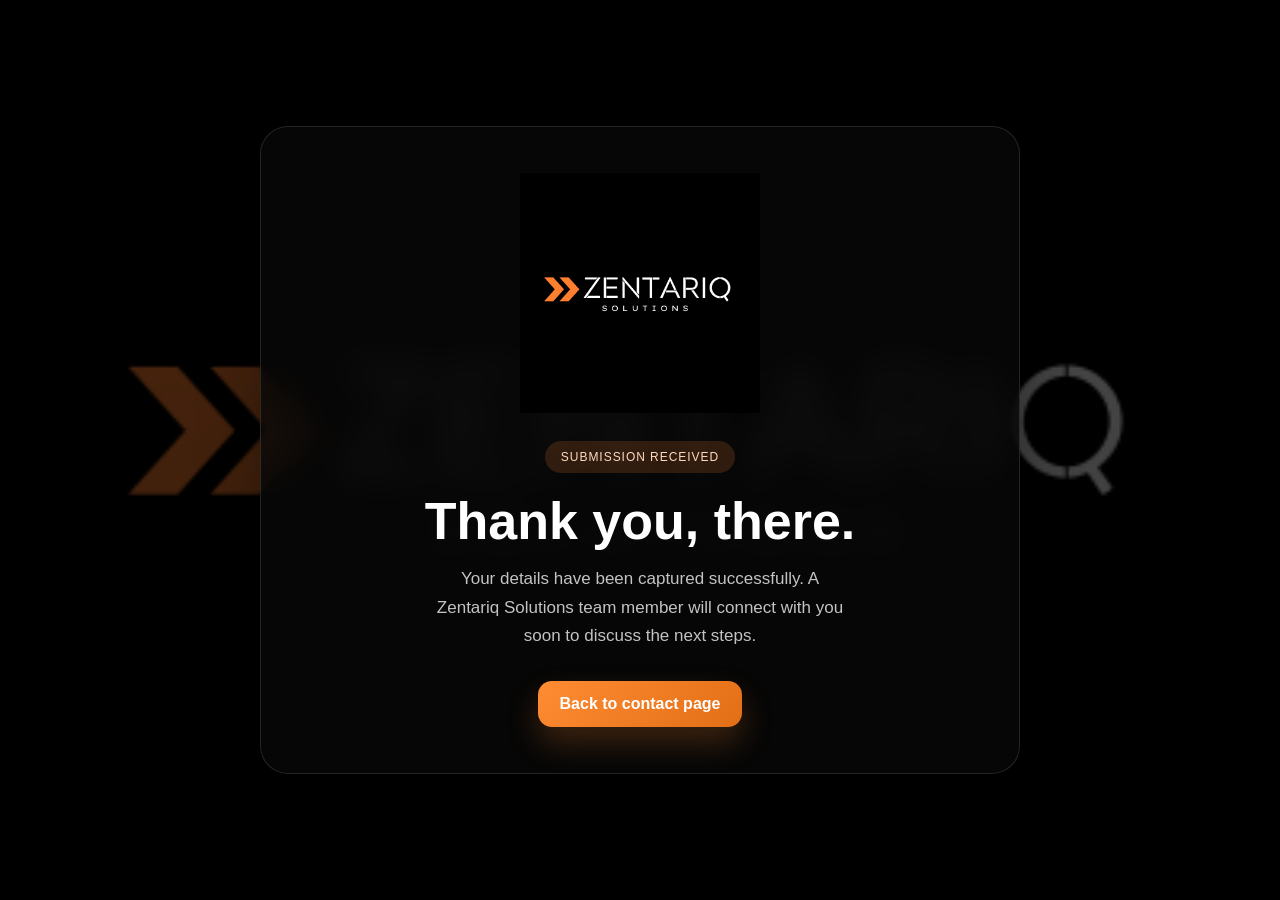
<file: thank-you.html>
<!DOCTYPE html>
<html lang="en">
<head>
    <meta charset="UTF-8">
    <meta name="viewport" content="width=device-width, initial-scale=1.0">
    <title>Zentariq Solutions | Thank You</title>
    <style>
        :root {
            --accent: #ff8c32;
            --accent-dark: #e26f15;
            --surface: rgba(8, 8, 8, 0.78);
            --surface-border: rgba(255, 255, 255, 0.12);
            --text-primary: #ffffff;
            --text-secondary: rgba(255, 255, 255, 0.76);
        }

        * {
            margin: 0;
            padding: 0;
            box-sizing: border-box;
        }

        body {
            min-height: 100vh;
            display: grid;
            place-items: center;
            padding: 24px;
            font-family: "Segoe UI", Tahoma, Geneva, Verdana, sans-serif;
            color: var(--text-primary);
            background:
                linear-gradient(rgba(0, 0, 0, 0.7), rgba(0, 0, 0, 0.78)),
                url("assets/zentariq-logo-linkedin.png") center center / cover no-repeat fixed;
        }

        .card {
            width: min(100%, 760px);
            padding: 46px 38px;
            border-radius: 28px;
            text-align: center;
            background: var(--surface);
            border: 1px solid var(--surface-border);
            backdrop-filter: blur(18px);
            box-shadow: 0 24px 60px rgba(0, 0, 0, 0.35);
        }

        .logo {
            width: 240px;
            max-width: 100%;
            margin: 0 auto 28px;
            display: block;
        }

        .tag {
            display: inline-block;
            margin-bottom: 18px;
            padding: 9px 16px;
            border-radius: 999px;
            background: rgba(255, 140, 50, 0.16);
            color: #ffd9bf;
            letter-spacing: 0.08em;
            text-transform: uppercase;
            font-size: 12px;
        }

        h1 {
            font-size: clamp(32px, 6vw, 52px);
            margin-bottom: 14px;
        }

        p {
            color: var(--text-secondary);
            line-height: 1.7;
            font-size: 17px;
            max-width: 44ch;
            margin: 0 auto;
        }

        .cta {
            display: inline-block;
            margin-top: 30px;
            padding: 14px 22px;
            border-radius: 14px;
            text-decoration: none;
            color: #fff;
            font-weight: 700;
            background: linear-gradient(135deg, var(--accent), var(--accent-dark));
            box-shadow: 0 16px 32px rgba(255, 140, 50, 0.22);
        }

        @media (max-width: 600px) {
            body {
                padding: 16px;
                background-attachment: scroll;
            }

            .card {
                padding: 34px 22px;
                border-radius: 22px;
            }

            p {
                font-size: 16px;
            }
        }
    </style>
</head>
<body>
    <main class="card">
        <img class="logo" src="assets/zentariq-logo-linkedin.png" alt="Zentariq Solutions logo">
        <div class="tag">Submission received</div>
        <h1>Thank you, <span id="leadName">there</span>.</h1>
        <p>Your details have been captured successfully. A Zentariq Solutions team member will connect with you soon to discuss the next steps.</p>

        <div class="submission-details" id="submissionDetails" style="display: none; margin-top: 30px; text-align: left; background: rgba(255, 255, 255, 0.05); padding: 20px; border-radius: 12px; border: 1px solid rgba(255, 255, 255, 0.1);">
            <h3 style="color: var(--accent); margin-bottom: 15px; font-size: 18px;">Your Submission Details:</h3>
            <div style="display: grid; gap: 8px; font-size: 14px; color: var(--text-secondary);">
                <p><strong>Name:</strong> <span id="displayName"></span></p>
                <p><strong>Email:</strong> <span id="displayEmail"></span></p>
                <p><strong>Phone:</strong> <span id="displayPhone"></span></p>
                <p><strong>Date of Birth:</strong> <span id="displayDob"></span></p>
                <p><strong>Message:</strong> <span id="displayMessage"></span></p>
            </div>
        </div>

        <a class="cta" href="/landing-page#contact">Back to contact page</a>
    </main>

    <script>
        const savedName = sessionStorage.getItem("zentariqLeadName");
        if (savedName) {
            document.getElementById("leadName").textContent = savedName;
        }

        // Display all submission details
        const displayName = sessionStorage.getItem("zentariqLeadName");
        const displayEmail = sessionStorage.getItem("zentariqLeadEmail");
        const displayPhone = sessionStorage.getItem("zentariqLeadPhone");
        const displayDob = sessionStorage.getItem("zentariqLeadDob");
        const displayMessage = sessionStorage.getItem("zentariqLeadMessage");

        if (displayName || displayEmail || displayPhone || displayDob || displayMessage) {
            document.getElementById("submissionDetails").style.display = "block";
            document.getElementById("displayName").textContent = displayName || "Not provided";
            document.getElementById("displayEmail").textContent = displayEmail || "Not provided";
            document.getElementById("displayPhone").textContent = displayPhone || "Not provided";
            document.getElementById("displayDob").textContent = displayDob || "Not provided";
            document.getElementById("displayMessage").textContent = displayMessage || "No message provided";
        }
    </script>
</body>
</html>
</file>
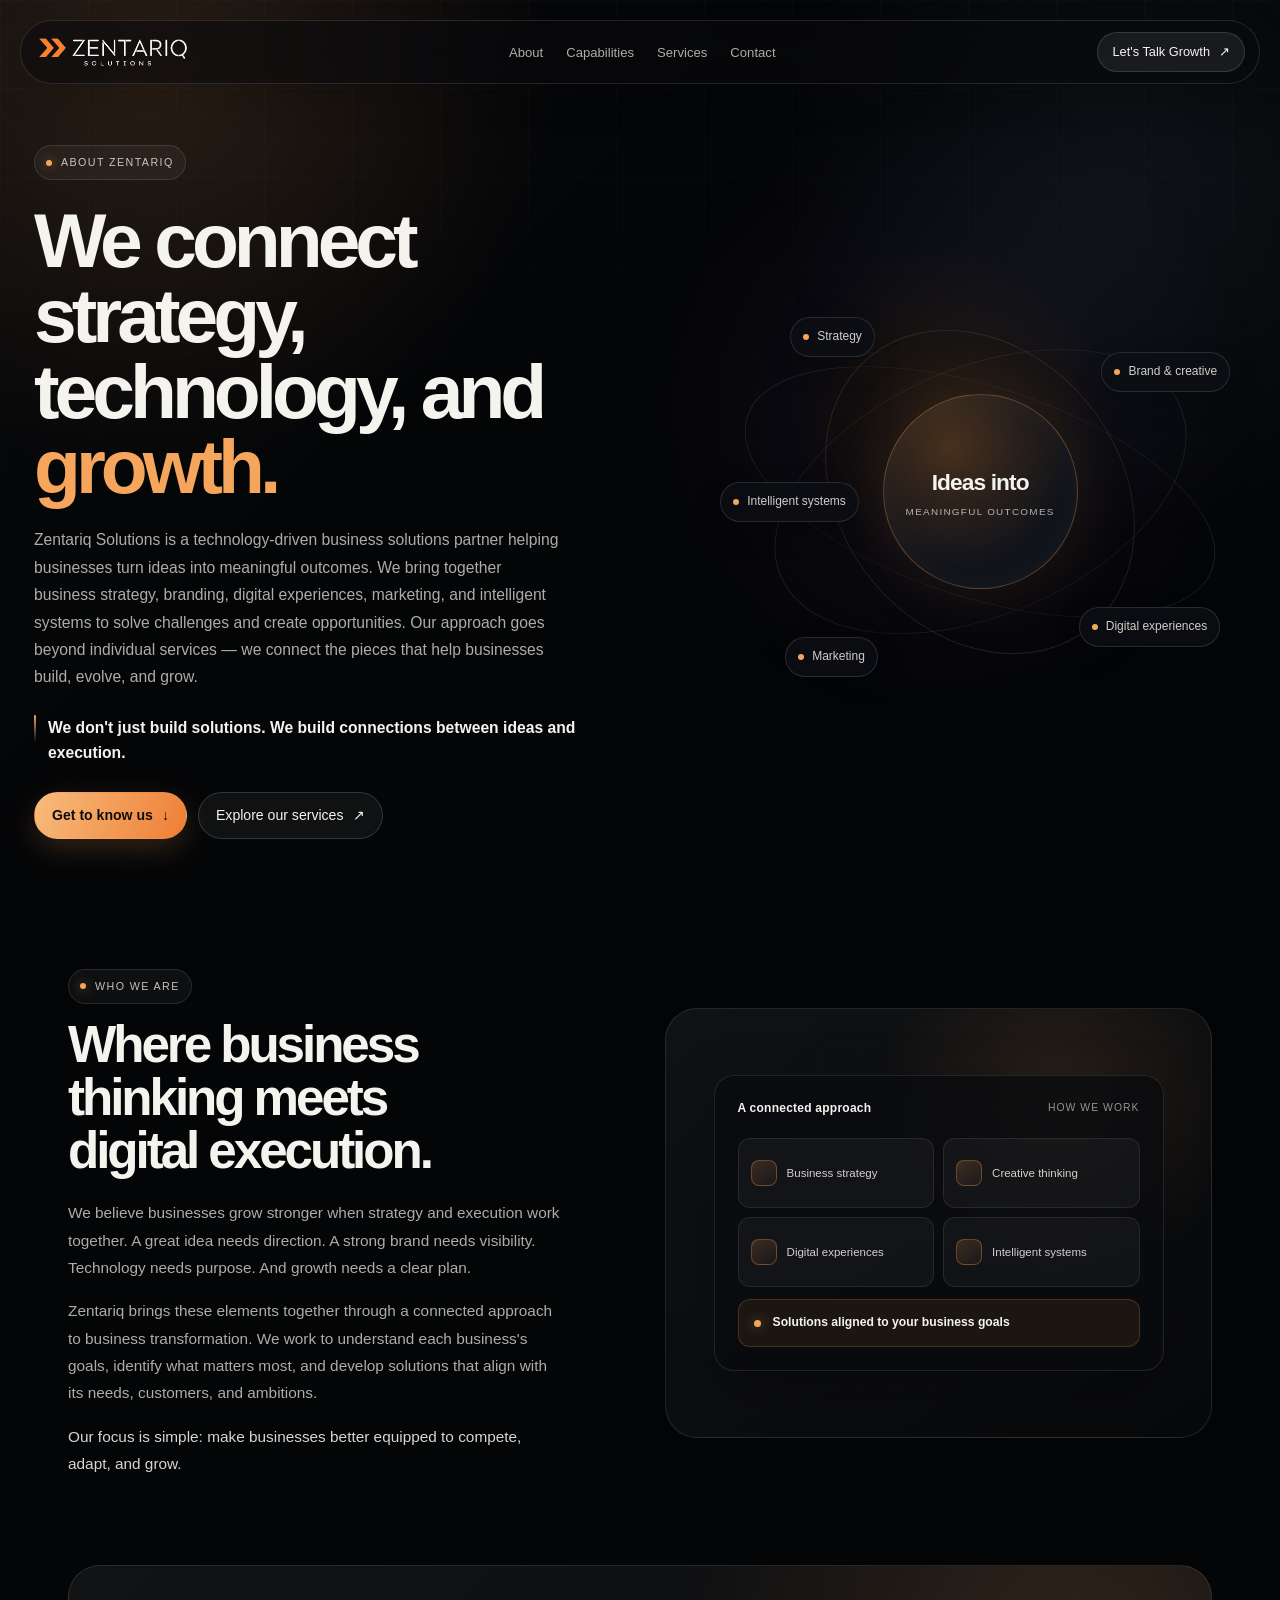
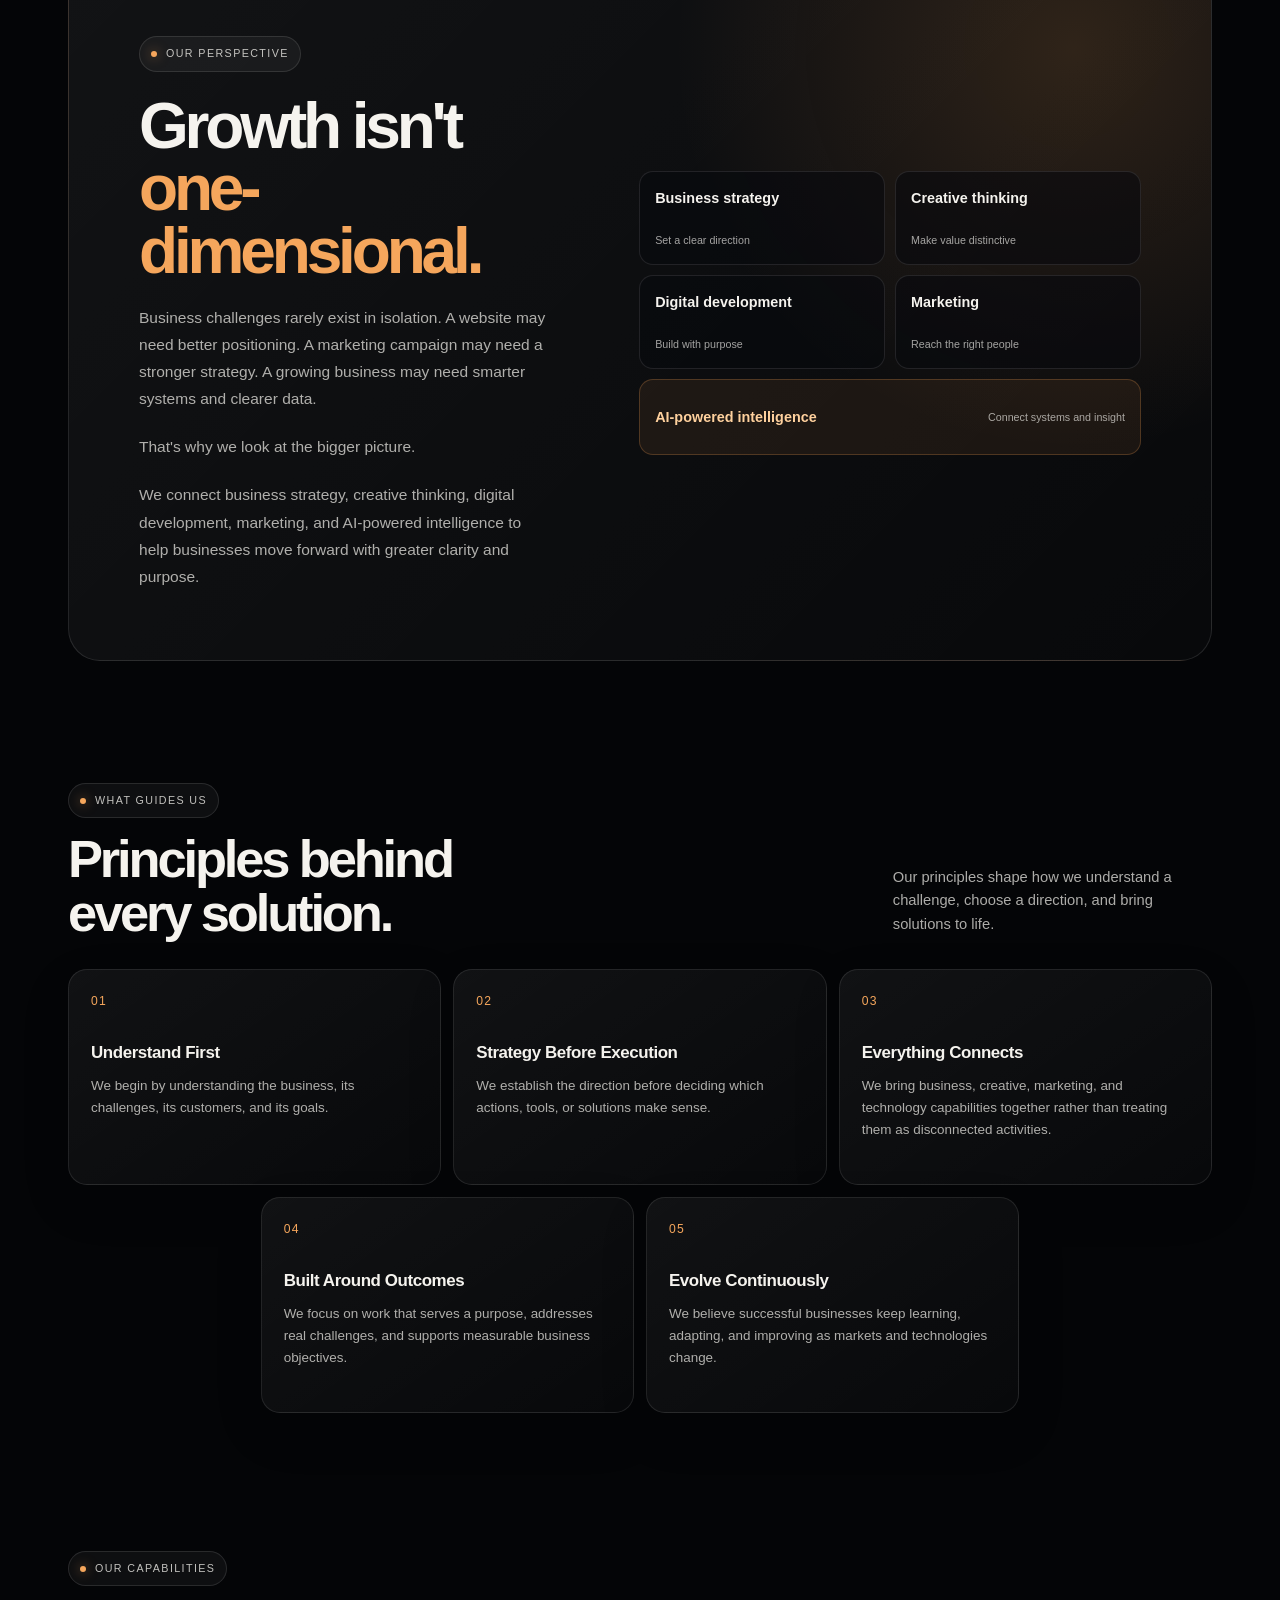
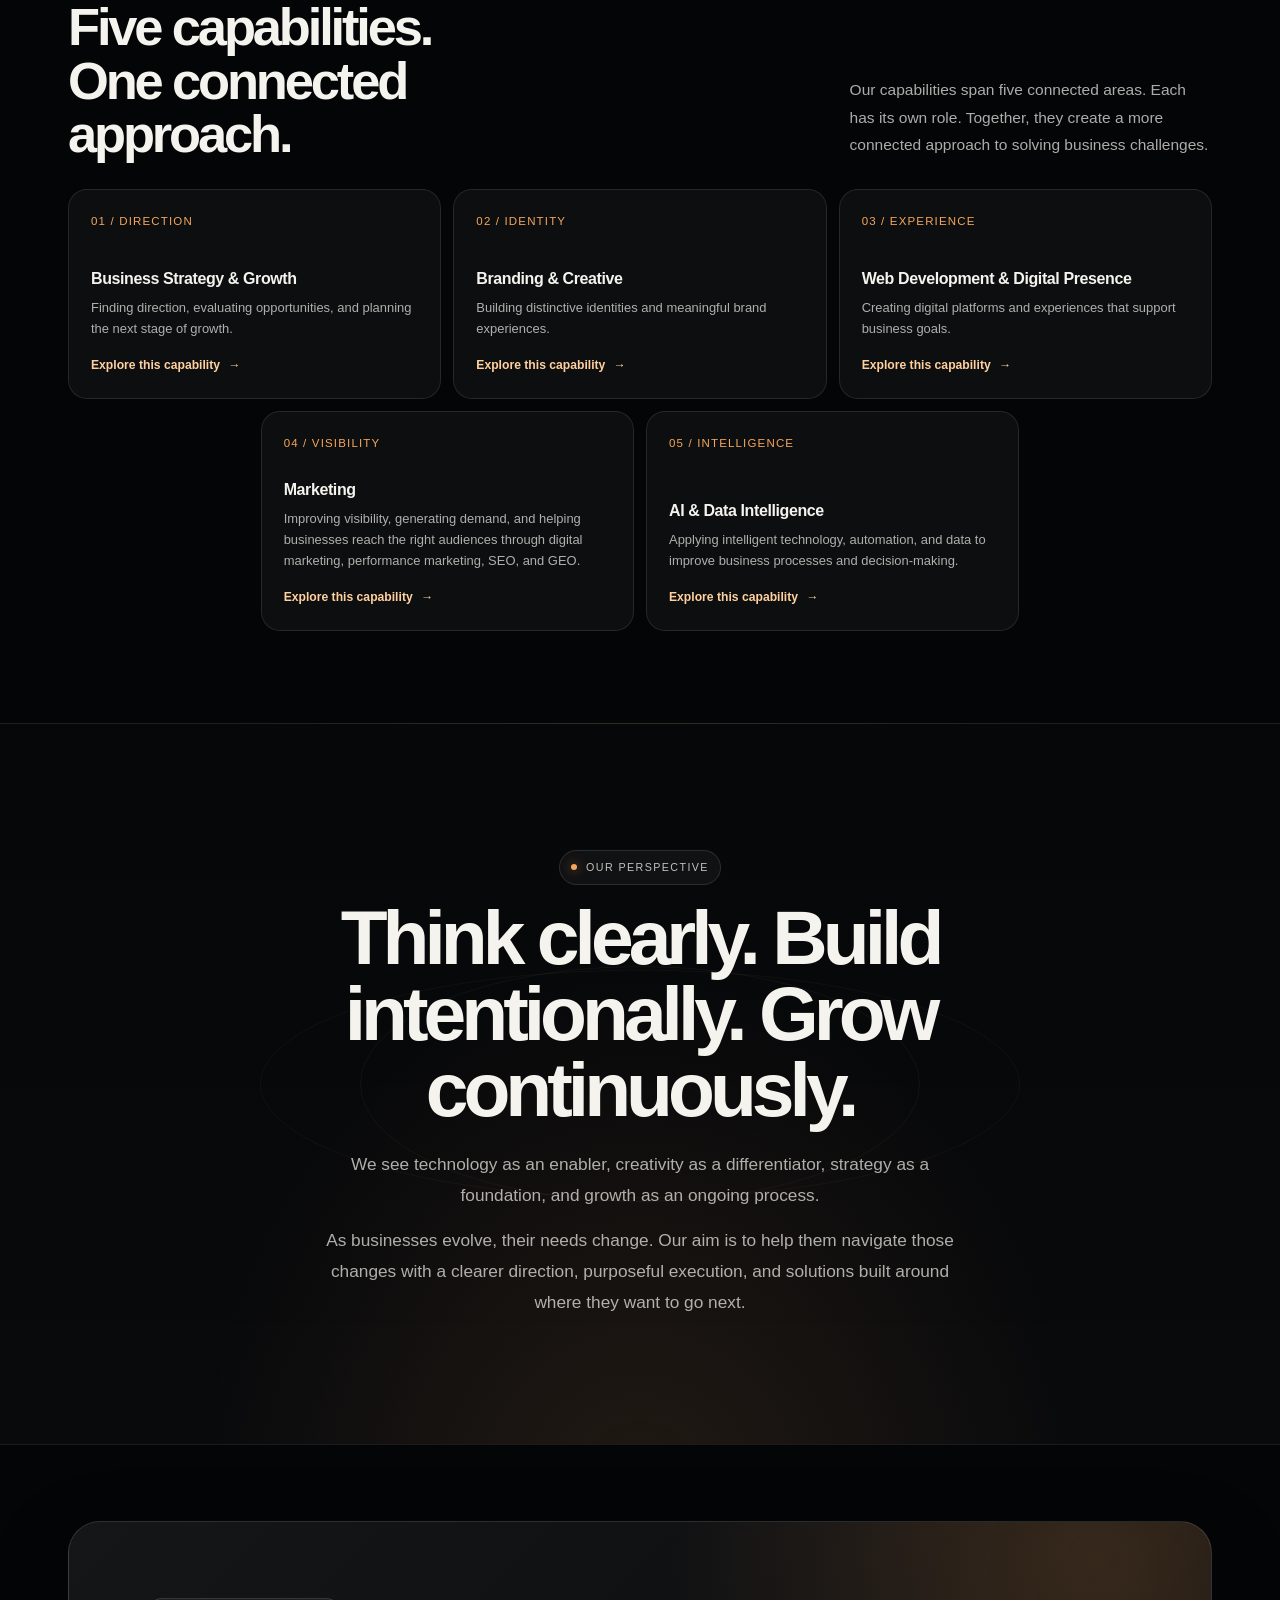
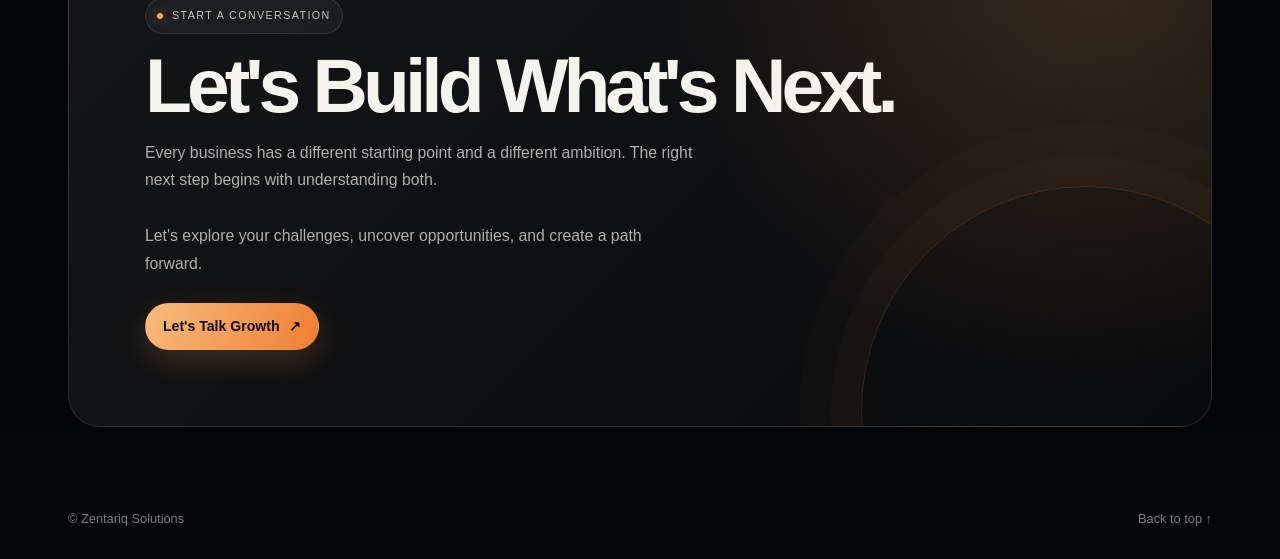
<file: workspace-import/about us.html>
<!DOCTYPE html>
<html lang="en">
<head>
    <meta charset="UTF-8">
    <meta name="viewport" content="width=device-width, initial-scale=1.0">
    <meta name="description" content="Get to know Zentariq Solutions: a connected business solutions partner bringing strategy, technology, creativity, and growth together.">
    <meta name="theme-color" content="#040507">
    <title>About Us | Zentariq Solutions</title>
    <style>
        :root {
            color-scheme: dark;
            --bg: #040507;
            --surface: rgba(255, 255, 255, 0.045);
            --surface-raised: rgba(17, 20, 27, 0.88);
            --border: rgba(255, 255, 255, 0.12);
            --text: #f5f3ee;
            --text-soft: rgba(245, 243, 238, 0.7);
            --accent: #f5a65c;
            --accent-strong: #ef7e34;
            --max: 1200px;
            --radius-lg: 24px;
            --radius-xl: 32px;
            --transition: 220ms cubic-bezier(0.2, 0.8, 0.2, 1);
        }

        *,
        *::before,
        *::after {
            box-sizing: border-box;
        }

        html {
            scroll-behavior: smooth;
            scroll-padding-top: 105px;
        }

        body {
            min-width: 320px;
            min-height: 100vh;
            margin: 0;
            overflow-x: hidden;
            background: var(--bg);
            color: var(--text);
            font-family: Inter, "Segoe UI", Roboto, Arial, sans-serif;
            line-height: 1.6;
        }

        body::before,
        body::after {
            position: fixed;
            inset: 0;
            z-index: -1;
            pointer-events: none;
            content: "";
        }

        body::before {
            background:
                radial-gradient(circle at 12% 8%, rgba(245, 159, 81, 0.14), transparent 29%),
                radial-gradient(circle at 88% 21%, rgba(173, 216, 255, 0.065), transparent 27%),
                linear-gradient(135deg, rgba(255, 255, 255, 0.02), transparent 50%);
        }

        body::after {
            z-index: -1;
            background-image:
                linear-gradient(rgba(255, 255, 255, 0.026) 1px, transparent 1px),
                linear-gradient(90deg, rgba(255, 255, 255, 0.026) 1px, transparent 1px);
            background-size: 88px 88px;
            mask-image: linear-gradient(180deg, rgba(0, 0, 0, 0.75), transparent 78%);
        }

        a {
            color: inherit;
            text-decoration: none;
        }

        a:focus-visible,
        button:focus-visible {
            outline: 2px solid var(--accent);
            outline-offset: 4px;
        }

        .site-shell {
            position: relative;
            isolation: isolate;
        }

        .topbar {
            position: fixed;
            inset: 0 0 auto;
            z-index: 20;
            padding: 20px 20px 0;
        }

        .topbar-inner {
            display: flex;
            width: min(100%, 1440px);
            min-height: 64px;
            align-items: center;
            justify-content: space-between;
            gap: 20px;
            margin: 0 auto;
            padding: 10px 14px 10px 18px;
            border: 1px solid rgba(255, 255, 255, 0.12);
            border-radius: 999px;
            background: rgba(9, 10, 13, 0.58);
            box-shadow: 0 10px 40px rgba(0, 0, 0, 0.2);
            backdrop-filter: blur(18px);
            transition: background var(--transition), border-color var(--transition);
        }

        .topbar.is-scrolled .topbar-inner {
            border-color: rgba(255, 255, 255, 0.18);
            background: rgba(5, 5, 5, 0.84);
        }

        .brand {
            display: inline-flex;
            flex: 0 0 auto;
            align-items: center;
        }

        .brand img {
            display: block;
            width: 148px;
            height: auto;
            object-fit: contain;
        }

        .nav-links {
            display: flex;
            align-items: center;
            gap: clamp(14px, 1.8vw, 28px);
            color: var(--text-soft);
            font-size: 0.82rem;
        }

        .nav-links a {
            position: relative;
            padding: 6px 0;
            transition: color var(--transition);
        }

        .nav-links a:hover,
        .nav-links a[aria-current="page"] {
            color: var(--text);
        }

        .nav-links a::after {
            position: absolute;
            right: 0;
            bottom: 1px;
            left: 0;
            height: 1px;
            background: var(--accent);
            content: "";
            transform: scaleX(0);
            transform-origin: left;
            transition: transform var(--transition);
        }

        .nav-links a:hover::after,
        .nav-links a[aria-current="page"]::after {
            transform: scaleX(1);
        }

        .nav-cta,
        .button {
            display: inline-flex;
            min-height: 46px;
            align-items: center;
            justify-content: center;
            gap: 9px;
            padding: 11px 17px;
            border: 1px solid transparent;
            border-radius: 999px;
            cursor: pointer;
            font: inherit;
            font-size: 0.88rem;
            transition: transform var(--transition), box-shadow var(--transition), background var(--transition), border-color var(--transition);
        }

        .nav-cta {
            min-height: 40px;
            padding: 8px 14px;
            border-color: rgba(255, 255, 255, 0.13);
            background: rgba(255, 255, 255, 0.07);
            font-size: 0.8rem;
            white-space: nowrap;
        }

        .button:hover,
        .nav-cta:hover {
            transform: translateY(-2px);
        }

        .button-primary {
            background: linear-gradient(115deg, #f7bc7d, var(--accent-strong));
            box-shadow: 0 10px 30px rgba(245, 159, 81, 0.2);
            color: #100c07;
            font-weight: 700;
        }

        .button-primary:hover {
            box-shadow: 0 14px 34px rgba(245, 159, 81, 0.29);
        }

        .button-secondary {
            border-color: rgba(255, 255, 255, 0.15);
            background: rgba(255, 255, 255, 0.05);
        }

        .button-secondary:hover,
        .nav-cta:hover {
            border-color: rgba(245, 159, 81, 0.4);
            background: rgba(245, 159, 81, 0.12);
        }

        .button-arrow {
            display: inline-block;
            transition: transform var(--transition);
        }

        .button:hover .button-arrow {
            transform: translateX(4px);
        }

        .nav-menu {
            display: none;
            width: 38px;
            height: 38px;
            place-items: center;
            padding: 0;
            border: 1px solid rgba(255, 255, 255, 0.14);
            border-radius: 50%;
            background: rgba(255, 255, 255, 0.05);
            color: var(--text);
            cursor: pointer;
        }

        .nav-menu-lines,
        .nav-menu-lines::before,
        .nav-menu-lines::after {
            display: block;
            width: 14px;
            height: 1px;
            background: currentColor;
            content: "";
            transition: transform var(--transition);
        }

        .nav-menu-lines::before {
            transform: translateY(-5px);
        }

        .nav-menu-lines::after {
            transform: translateY(4px);
        }

        main {
            overflow: clip;
        }

        .hero {
            position: relative;
            display: grid;
            width: min(100%, 1440px);
            min-height: min(790px, 100svh);
            grid-template-columns: minmax(0, 1fr) minmax(320px, 0.9fr);
            align-items: center;
            gap: clamp(38px, 7vw, 100px);
            margin: 0 auto;
            padding: 145px 34px 76px;
        }

        .hero::before {
            position: absolute;
            top: 8%;
            right: 0;
            width: min(52vw, 670px);
            aspect-ratio: 1;
            border-radius: 50%;
            background: radial-gradient(circle, rgba(245, 159, 81, 0.11), rgba(148, 113, 218, 0.04) 34%, transparent 68%);
            content: "";
            pointer-events: none;
        }

        .hero-content,
        .hero-visual {
            position: relative;
            z-index: 1;
        }

        .eyebrow {
            display: inline-flex;
            align-items: center;
            gap: 9px;
            margin-bottom: 23px;
            padding: 8px 11px;
            border: 1px solid rgba(255, 255, 255, 0.11);
            border-radius: 999px;
            background: rgba(255, 255, 255, 0.045);
            color: rgba(245, 243, 238, 0.78);
            font-size: 0.67rem;
            letter-spacing: 0.13em;
            text-transform: uppercase;
        }

        .eyebrow::before {
            width: 6px;
            height: 6px;
            border-radius: 50%;
            background: var(--accent);
            box-shadow: 0 0 12px rgba(245, 159, 81, 0.6);
            content: "";
        }

        .hero h1 {
            max-width: 12ch;
            margin: 0 0 22px;
            font-size: clamp(3.2rem, 6vw, 5.8rem);
            font-weight: 600;
            letter-spacing: -0.065em;
            line-height: 0.98;
        }

        .hero h1 span {
            color: var(--accent);
        }

        .hero-copy {
            max-width: 61ch;
            margin: 0 0 24px;
            color: var(--text-soft);
            font-size: clamp(0.98rem, 1.18vw, 1.08rem);
            line-height: 1.75;
        }

        .hero-highlight {
            display: flex;
            align-items: flex-start;
            gap: 12px;
            margin: 0 0 27px;
            color: var(--text);
            font-size: 0.98rem;
            font-weight: 600;
        }

        .hero-highlight::before {
            width: 2px;
            min-height: 28px;
            flex: 0 0 2px;
            border-radius: 2px;
            background: linear-gradient(var(--accent), transparent);
            content: "";
        }

        .hero-actions {
            display: flex;
            flex-wrap: wrap;
            gap: 11px;
        }

        .hero-visual {
            display: grid;
            min-height: 440px;
            place-items: center;
        }

        .connection-visual {
            position: relative;
            display: grid;
            width: min(100%, 500px);
            aspect-ratio: 1;
            place-items: center;
        }

        .connection-orbit {
            position: absolute;
            width: 87%;
            aspect-ratio: 1;
            border: 1px solid rgba(255, 255, 255, 0.09);
            border-radius: 50%;
            transform: rotate(-23deg) scaleY(0.57);
        }

        .connection-orbit:nth-child(2) {
            width: 70%;
            border-color: rgba(245, 159, 81, 0.15);
            transform: rotate(51deg) scaleY(0.8);
        }

        .connection-orbit:nth-child(3) {
            width: 98%;
            transform: rotate(18deg) scaleY(0.43);
        }

        .connection-core {
            display: grid;
            width: 39%;
            aspect-ratio: 1;
            place-items: center;
            border: 1px solid rgba(245, 159, 81, 0.32);
            border-radius: 50%;
            background: radial-gradient(circle at 34% 28%, rgba(245, 159, 81, 0.21), rgba(17, 20, 27, 0.94) 68%);
            box-shadow: 0 0 70px rgba(245, 159, 81, 0.12), inset 0 0 34px rgba(255, 255, 255, 0.035);
            text-align: center;
        }

        .connection-core strong {
            display: block;
            font-size: clamp(1rem, 2vw, 1.42rem);
            letter-spacing: -0.04em;
        }

        .connection-core span {
            display: block;
            margin-top: 3px;
            color: var(--text-soft);
            font-size: 0.62rem;
            letter-spacing: 0.13em;
            text-transform: uppercase;
        }

        .connection-node {
            position: absolute;
            display: inline-flex;
            min-height: 40px;
            align-items: center;
            gap: 8px;
            padding: 8px 12px;
            border: 1px solid rgba(255, 255, 255, 0.12);
            border-radius: 999px;
            background: rgba(12, 14, 19, 0.86);
            box-shadow: 0 10px 28px rgba(0, 0, 0, 0.24);
            color: rgba(245, 243, 238, 0.84);
            font-size: 0.75rem;
            backdrop-filter: blur(12px);
        }

        .connection-node::before {
            width: 6px;
            height: 6px;
            border-radius: 50%;
            background: var(--accent);
            content: "";
        }

        .connection-node.strategy { top: 15%; left: 12%; }
        .connection-node.brand { top: 22%; right: 0; }
        .connection-node.digital { right: 2%; bottom: 19%; }
        .connection-node.growth { bottom: 13%; left: 11%; }
        .connection-node.intelligence { top: 48%; left: -2%; }

        .section {
            width: min(100%, var(--max));
            margin: 0 auto;
            padding: 68px 28px;
        }

        .section-header {
            max-width: 720px;
            margin-bottom: 30px;
        }

        .section-header .eyebrow,
        .split-copy .eyebrow,
        .principles-heading .eyebrow,
        .capabilities-heading .eyebrow,
        .perspective .eyebrow,
        .final-cta .eyebrow {
            margin-bottom: 14px;
        }

        .section-header h2,
        .split-copy h2,
        .principles-heading h2,
        .capabilities-heading h2 {
            margin: 0;
            font-size: clamp(2.1rem, 4.1vw, 3.65rem);
            font-weight: 550;
            letter-spacing: -0.06em;
            line-height: 1.02;
        }

        .section-header p,
        .split-copy p,
        .capabilities-heading p {
            color: var(--text-soft);
            font-size: 0.97rem;
            line-height: 1.75;
        }

        .who-section {
            padding-top: 54px;
            padding-bottom: 88px;
        }

        .who-grid {
            display: grid;
            grid-template-columns: minmax(0, 0.95fr) minmax(0, 1.05fr);
            align-items: center;
            gap: clamp(36px, 8vw, 110px);
        }

        .who-copy .eyebrow {
            margin-bottom: 14px;
        }

        .who-copy h2 {
            max-width: 14ch;
            margin: 0 0 22px;
            font-size: clamp(2.15rem, 4vw, 3.55rem);
            font-weight: 550;
            letter-spacing: -0.06em;
            line-height: 1.04;
        }

        .who-copy p {
            margin: 0 0 16px;
            color: var(--text-soft);
            font-size: 0.96rem;
            line-height: 1.78;
        }

        .who-copy p:last-child {
            margin-bottom: 0;
            color: rgba(245, 243, 238, 0.88);
        }

        .who-visual {
            position: relative;
            min-height: 430px;
            display: grid;
            place-items: center;
            overflow: hidden;
            border: 1px solid rgba(255, 255, 255, 0.1);
            border-radius: var(--radius-xl);
            background:
                radial-gradient(circle at 72% 22%, rgba(245, 159, 81, 0.12), transparent 35%),
                linear-gradient(145deg, rgba(255, 255, 255, 0.055), rgba(255, 255, 255, 0.018));
            box-shadow: 0 26px 70px rgba(0, 0, 0, 0.22);
        }

        .who-visual::before {
            position: absolute;
            inset: 0;
            background-image:
                linear-gradient(rgba(255, 255, 255, 0.035) 1px, transparent 1px),
                linear-gradient(90deg, rgba(255, 255, 255, 0.035) 1px, transparent 1px);
            background-size: 38px 38px;
            content: "";
            mask-image: radial-gradient(ellipse at center, black, transparent 78%);
            pointer-events: none;
        }

        .who-diagram {
            position: relative;
            width: min(100% - 44px, 450px);
            padding: 23px;
            border: 1px solid rgba(255, 255, 255, 0.1);
            border-radius: 20px;
            background: rgba(9, 11, 15, 0.78);
            box-shadow: 0 20px 60px rgba(0, 0, 0, 0.26);
            backdrop-filter: blur(12px);
        }

        .diagram-caption {
            display: flex;
            align-items: center;
            justify-content: space-between;
            gap: 12px;
            margin-bottom: 20px;
            color: rgba(245, 243, 238, 0.58);
            font-size: 0.65rem;
            letter-spacing: 0.1em;
            text-transform: uppercase;
        }

        .diagram-caption strong {
            color: var(--text);
            font-size: 0.75rem;
            letter-spacing: 0.02em;
            text-transform: none;
        }

        .diagram-pillars {
            display: grid;
            grid-template-columns: repeat(2, minmax(0, 1fr));
            gap: 9px;
        }

        .diagram-pillar {
            min-height: 70px;
            display: flex;
            align-items: center;
            gap: 10px;
            padding: 12px;
            border: 1px solid rgba(255, 255, 255, 0.085);
            border-radius: 12px;
            background: rgba(255, 255, 255, 0.04);
            color: rgba(245, 243, 238, 0.85);
            font-size: 0.72rem;
        }

        .diagram-pillar::before {
            width: 26px;
            height: 26px;
            flex: 0 0 26px;
            border: 1px solid rgba(245, 159, 81, 0.32);
            border-radius: 8px;
            background: linear-gradient(145deg, rgba(245, 159, 81, 0.18), rgba(245, 159, 81, 0.035));
            content: "";
        }

        .diagram-outcome {
            display: flex;
            align-items: center;
            gap: 12px;
            margin-top: 12px;
            padding: 13px 15px;
            border: 1px solid rgba(245, 159, 81, 0.2);
            border-radius: 12px;
            background: rgba(245, 159, 81, 0.08);
            color: var(--text);
            font-size: 0.76rem;
            font-weight: 600;
        }

        .diagram-outcome::before {
            width: 7px;
            height: 7px;
            flex: 0 0 7px;
            border-radius: 50%;
            background: var(--accent);
            box-shadow: 0 0 12px rgba(245, 159, 81, 0.5);
            content: "";
        }

        .think-section {
            width: min(calc(100% - 56px), 1144px);
            margin: 0 auto 48px;
            padding: clamp(35px, 6vw, 70px);
            overflow: hidden;
            border: 1px solid rgba(255, 255, 255, 0.11);
            border-radius: var(--radius-xl);
            background:
                radial-gradient(circle at 88% 12%, rgba(245, 159, 81, 0.15), transparent 34%),
                linear-gradient(135deg, rgba(255, 255, 255, 0.06), rgba(255, 255, 255, 0.02));
        }

        .think-layout {
            display: grid;
            grid-template-columns: minmax(0, 0.9fr) minmax(300px, 1.1fr);
            align-items: center;
            gap: clamp(32px, 7vw, 90px);
        }

        .think-copy h2 {
            max-width: 10ch;
            margin: 0;
            font-size: clamp(2.8rem, 5vw, 4.8rem);
            font-weight: 550;
            letter-spacing: -0.065em;
            line-height: 0.98;
        }

        .think-copy h2 span {
            color: var(--accent);
        }

        .think-copy p {
            max-width: 58ch;
            margin: 21px 0 0;
            color: var(--text-soft);
            font-size: 0.97rem;
            line-height: 1.75;
        }

        .think-map {
            display: grid;
            grid-template-columns: repeat(2, minmax(0, 1fr));
            gap: 10px;
        }

        .think-node {
            min-height: 94px;
            display: flex;
            flex-direction: column;
            justify-content: space-between;
            padding: 15px;
            border: 1px solid rgba(255, 255, 255, 0.1);
            border-radius: 14px;
            background: rgba(8, 10, 14, 0.58);
            color: rgba(245, 243, 238, 0.66);
            font-size: 0.67rem;
            transition: transform var(--transition), border-color var(--transition), background var(--transition);
        }

        .think-node:hover {
            transform: translateY(-3px);
            border-color: rgba(245, 159, 81, 0.35);
            background: rgba(245, 159, 81, 0.07);
        }

        .think-node strong {
            color: var(--text);
            font-size: 0.9rem;
            font-weight: 550;
        }

        .think-node:last-child {
            grid-column: span 2;
            min-height: 76px;
            flex-direction: row;
            align-items: center;
            border-color: rgba(245, 159, 81, 0.24);
            background: rgba(245, 159, 81, 0.075);
        }

        .think-node:last-child strong {
            color: #ffd19e;
        }

        .principles-section {
            padding-top: 74px;
            padding-bottom: 92px;
        }

        .principles-heading {
            display: flex;
            align-items: end;
            justify-content: space-between;
            gap: 32px;
            margin-bottom: 30px;
        }

        .principles-heading h2 {
            max-width: 14ch;
        }

        .principles-heading p {
            max-width: 39ch;
            margin: 0 0 3px;
            color: var(--text-soft);
            font-size: 0.92rem;
        }

        .principles-grid {
            display: grid;
            grid-template-columns: repeat(6, minmax(0, 1fr));
            gap: 12px;
        }

        .principle-card {
            grid-column: span 2;
            min-height: 216px;
            padding: 22px;
            border: 1px solid rgba(255, 255, 255, 0.1);
            border-radius: 19px;
            background: linear-gradient(145deg, rgba(255, 255, 255, 0.055), rgba(255, 255, 255, 0.02));
            box-shadow: 0 18px 50px rgba(0, 0, 0, 0.12);
            transition: transform var(--transition), border-color var(--transition), background var(--transition);
        }

        .principle-card:nth-child(4) {
            grid-column: 2 / span 2;
        }

        .principle-card:hover {
            transform: translateY(-4px);
            border-color: rgba(245, 159, 81, 0.32);
            background: linear-gradient(145deg, rgba(245, 159, 81, 0.09), rgba(255, 255, 255, 0.025));
        }

        .principle-number {
            display: block;
            margin-bottom: 27px;
            color: var(--accent);
            font-size: 0.76rem;
            font-variant-numeric: tabular-nums;
            letter-spacing: 0.1em;
        }

        .principle-card h3 {
            margin: 0 0 9px;
            font-size: 1.06rem;
            font-weight: 550;
            letter-spacing: -0.025em;
        }

        .principle-card p {
            margin: 0;
            color: var(--text-soft);
            font-size: 0.84rem;
            line-height: 1.65;
        }

        .capabilities-section {
            padding-top: 46px;
            padding-bottom: 92px;
        }

        .capabilities-heading {
            display: flex;
            align-items: end;
            justify-content: space-between;
            gap: 32px;
            margin-bottom: 28px;
        }

        .capabilities-heading h2 {
            max-width: 15ch;
        }

        .capabilities-heading p {
            max-width: 42ch;
            margin: 0 0 3px;
        }

        .capabilities-grid {
            display: grid;
            grid-template-columns: repeat(6, minmax(0, 1fr));
            gap: 12px;
        }

        .capability-card {
            grid-column: span 2;
            min-height: 210px;
            display: flex;
            flex-direction: column;
            align-items: flex-start;
            padding: 22px;
            border: 1px solid rgba(255, 255, 255, 0.1);
            border-radius: 19px;
            background: rgba(255, 255, 255, 0.04);
            transition: transform var(--transition), border-color var(--transition), background var(--transition);
        }

        .capability-card:nth-child(4) {
            grid-column: 2 / span 2;
        }

        .capability-card:hover {
            transform: translateY(-4px);
            border-color: rgba(245, 159, 81, 0.35);
            background: rgba(245, 159, 81, 0.075);
        }

        .capability-number {
            margin-bottom: auto;
            color: var(--accent);
            font-size: 0.72rem;
            letter-spacing: 0.1em;
        }

        .capability-card h3 {
            margin: 28px 0 8px;
            font-size: 1rem;
            font-weight: 550;
            letter-spacing: -0.025em;
            line-height: 1.3;
        }

        .capability-card p {
            margin: 0;
            color: var(--text-soft);
            font-size: 0.81rem;
            line-height: 1.6;
        }

        .capability-link {
            display: inline-flex;
            align-items: center;
            gap: 8px;
            margin-top: 17px;
            color: #ffd19e;
            font-size: 0.76rem;
            font-weight: 600;
        }

        .capability-link span {
            transition: transform var(--transition);
        }

        .capability-card:hover .capability-link span {
            transform: translateX(4px);
        }

        .perspective {
            position: relative;
            width: min(100%, 1440px);
            margin: 0 auto 76px;
            padding: clamp(65px, 10vw, 126px) 34px;
            overflow: hidden;
            border-top: 1px solid rgba(255, 255, 255, 0.08);
            border-bottom: 1px solid rgba(255, 255, 255, 0.08);
            background:
                radial-gradient(ellipse at 50% 110%, rgba(245, 159, 81, 0.1), transparent 49%),
                linear-gradient(180deg, rgba(255, 255, 255, 0.01), rgba(255, 255, 255, 0.025));
            text-align: center;
        }

        .perspective::before,
        .perspective::after {
            position: absolute;
            top: 50%;
            left: 50%;
            width: min(76vw, 760px);
            aspect-ratio: 1;
            border: 1px solid rgba(245, 159, 81, 0.08);
            border-radius: 50%;
            content: "";
            pointer-events: none;
            transform: translate(-50%, -50%) scaleY(0.3);
        }

        .perspective::after {
            width: min(56vw, 560px);
            border-color: rgba(255, 255, 255, 0.06);
            transform: translate(-50%, -50%) scaleY(0.42);
        }

        .perspective-content {
            position: relative;
            z-index: 1;
            max-width: 860px;
            margin: 0 auto;
        }

        .perspective h2 {
            margin: 0 0 22px;
            font-size: clamp(2.6rem, 6vw, 5.5rem);
            font-weight: 550;
            letter-spacing: -0.065em;
            line-height: 0.99;
        }

        .perspective p {
            max-width: 69ch;
            margin: 0 auto;
            color: var(--text-soft);
            font-size: clamp(0.96rem, 1.4vw, 1.08rem);
            line-height: 1.8;
        }

        .perspective p + p {
            margin-top: 14px;
        }

        .final-cta {
            position: relative;
            width: min(calc(100% - 56px), 1144px);
            margin: 0 auto 82px;
            padding: clamp(38px, 6vw, 76px);
            overflow: hidden;
            border: 1px solid rgba(255, 255, 255, 0.12);
            border-radius: var(--radius-xl);
            background:
                radial-gradient(circle at 90% 8%, rgba(245, 159, 81, 0.18), transparent 38%),
                linear-gradient(135deg, rgba(255, 255, 255, 0.07), rgba(255, 255, 255, 0.025));
            box-shadow: 0 30px 80px rgba(0, 0, 0, 0.28);
        }

        .final-cta::after {
            position: absolute;
            right: -100px;
            bottom: -210px;
            width: 450px;
            height: 450px;
            border: 1px solid rgba(245, 159, 81, 0.17);
            border-radius: 50%;
            box-shadow: 0 0 0 30px rgba(245, 159, 81, 0.025), 0 0 0 62px rgba(245, 159, 81, 0.018);
            content: "";
            pointer-events: none;
        }

        .final-cta-content {
            position: relative;
            z-index: 1;
            max-width: 760px;
        }

        .final-cta h2 {
            margin: 0 0 16px;
            font-size: clamp(2.8rem, 6vw, 5rem);
            font-weight: 550;
            letter-spacing: -0.065em;
            line-height: 0.98;
        }

        .final-cta p {
            max-width: 63ch;
            margin: 0 0 26px;
            color: var(--text-soft);
            font-size: 0.99rem;
            line-height: 1.75;
        }

        footer {
            display: flex;
            width: min(100%, 1200px);
            align-items: center;
            justify-content: space-between;
            gap: 18px;
            margin: 0 auto;
            padding: 0 28px 30px;
            color: rgba(255, 255, 255, 0.48);
            font-size: 0.8rem;
        }

        footer a {
            transition: color var(--transition);
        }

        footer a:hover {
            color: var(--text);
        }

        @media (max-width: 940px) {
            .hero {
                min-height: auto;
                grid-template-columns: minmax(0, 1fr) minmax(270px, 0.82fr);
                gap: 28px;
                padding: 138px 28px 62px;
            }

            .hero-visual {
                min-height: 370px;
            }

            .who-grid {
                gap: 36px;
            }

            .who-visual {
                min-height: 380px;
            }

            .principle-card,
            .capability-card {
                grid-column: span 3;
            }

            .principle-card:nth-child(4),
            .capability-card:nth-child(4) {
                grid-column: auto;
            }
        }

        @media (max-width: 720px) {
            html {
                scroll-padding-top: 84px;
            }

            .topbar {
                padding: 12px 12px 0;
            }

            .topbar-inner {
                min-height: 58px;
                position: relative;
                border-radius: 22px;
                padding: 9px 12px 9px 15px;
            }

            .brand img {
                width: 128px;
            }

            .nav-cta {
                display: none;
            }

            .nav-menu {
                display: grid;
            }

            .nav-links {
                display: none;
            }

            .topbar.is-menu-open .nav-links {
                position: absolute;
                top: calc(100% + 8px);
                right: 0;
                left: 0;
                display: grid;
                gap: 0;
                padding: 8px;
                border: 1px solid rgba(255, 255, 255, 0.12);
                border-radius: 16px;
                background: rgba(12, 13, 17, 0.96);
                box-shadow: 0 20px 40px rgba(0, 0, 0, 0.3);
                backdrop-filter: blur(18px);
            }

            .topbar.is-menu-open .nav-links a {
                padding: 12px 10px;
            }

            .topbar.is-menu-open .nav-links a::after {
                display: none;
            }

            .topbar.is-menu-open .nav-menu-lines {
                background: transparent;
            }

            .topbar.is-menu-open .nav-menu-lines::before {
                transform: translateY(1px) rotate(45deg);
            }

            .topbar.is-menu-open .nav-menu-lines::after {
                transform: translateY(0) rotate(-45deg);
            }

            .hero {
                grid-template-columns: 1fr;
                gap: 4px;
                padding: 118px 20px 42px;
            }

            .hero h1 {
                max-width: 13ch;
                font-size: clamp(3rem, 12vw, 4.6rem);
            }

            .hero-copy {
                font-size: 0.94rem;
            }

            .hero-actions {
                display: grid;
                grid-template-columns: 1fr 1fr;
            }

            .hero-actions .button {
                padding-inline: 12px;
                font-size: 0.82rem;
            }

            .hero-visual {
                min-height: 345px;
                margin-top: 8px;
            }

            .connection-visual {
                width: min(100%, 400px);
            }

            .connection-node {
                min-height: 36px;
                gap: 6px;
                padding: 7px 10px;
                font-size: 0.64rem;
            }

            .section {
                padding: 52px 20px;
            }

            .who-section {
                padding-top: 34px;
                padding-bottom: 62px;
            }

            .who-grid {
                grid-template-columns: 1fr;
                gap: 28px;
            }

            .who-copy h2 {
                max-width: 15ch;
            }

            .who-visual {
                min-height: 330px;
                border-radius: 24px;
            }

            .think-section {
                width: calc(100% - 40px);
                margin-bottom: 24px;
                padding: 34px 25px;
                border-radius: 25px;
            }

            .think-layout {
                grid-template-columns: 1fr;
                gap: 27px;
            }

            .think-copy h2 {
                max-width: 12ch;
                font-size: clamp(2.7rem, 10vw, 4rem);
            }

            .principles-heading,
            .capabilities-heading {
                display: block;
            }

            .principles-heading p,
            .capabilities-heading p {
                margin-top: 14px;
            }

            .principles-grid,
            .capabilities-grid {
                grid-template-columns: repeat(2, minmax(0, 1fr));
                gap: 10px;
            }

            .principle-card,
            .capability-card {
                grid-column: auto;
                min-height: 220px;
                padding: 17px;
            }

            .principle-card:nth-child(4),
            .capability-card:nth-child(4) {
                grid-column: auto;
            }

            .principle-number {
                margin-bottom: 20px;
            }

            .capability-card h3 {
                font-size: 0.92rem;
            }

            .perspective {
                margin-bottom: 52px;
                padding: 70px 22px;
            }

            .perspective h2 {
                font-size: clamp(2.55rem, 10vw, 4.3rem);
            }

            .final-cta {
                width: calc(100% - 40px);
                margin-bottom: 58px;
                padding: 36px 25px;
                border-radius: 25px;
            }

            footer {
                flex-direction: column;
                align-items: flex-start;
                padding: 0 20px 25px;
            }
        }

        @media (max-width: 420px) {
            .hero-actions {
                grid-template-columns: 1fr;
            }

            .hero-actions .button {
                width: 100%;
            }

            .hero-visual {
                min-height: 290px;
            }

            .connection-node {
                min-height: 33px;
                padding: 6px 8px;
                font-size: 0.57rem;
            }

            .connection-node.intelligence {
                left: 0;
            }

            .who-visual {
                min-height: 300px;
            }

            .who-diagram {
                width: calc(100% - 28px);
                padding: 15px;
            }

            .diagram-pillar {
                min-height: 62px;
                gap: 7px;
                padding: 8px;
                font-size: 0.64rem;
            }

            .think-node {
                min-height: 88px;
                padding: 12px;
            }

            .principles-grid,
            .capabilities-grid {
                grid-template-columns: 1fr;
            }

            .principle-card,
            .capability-card {
                min-height: 0;
                padding: 20px;
            }

            .principle-number {
                margin-bottom: 17px;
            }

            .capability-number {
                margin-bottom: 12px;
            }

            .capability-card h3 {
                margin-top: 5px;
                font-size: 1rem;
            }
        }

        @media (prefers-reduced-motion: reduce) {
            *,
            *::before,
            *::after {
                scroll-behavior: auto !important;
                animation-duration: 0.01ms !important;
                animation-iteration-count: 1 !important;
                transition-duration: 0.01ms !important;
            }
        }
    </style>
</head>
<body>
    <div class="site-shell">
        <header class="topbar" id="topbar">
            <div class="topbar-inner">
                <a class="brand" href="landing-page.html#hero" aria-label="Zentariq Solutions home">
                    <img src="Zentariq%20_%20CRM,%20ERP,%20Marketing%20%26%20web%20Development%20Solutions_files/zentariq-logo.png" alt="Zentariq Solutions">
                </a>
                <nav class="nav-links" id="primaryNav" aria-label="Primary navigation">
                    <a href="#who-we-are">About</a>
                    <a href="#capabilities">Capabilities</a>
                    <a href="our%20services.html">Services</a>
                    <a href="landing-page.html#contact">Contact</a>
                </nav>
                <a class="nav-cta" href="landing-page.html#contact">Let's Talk Growth <span aria-hidden="true">↗</span></a>
                <button class="nav-menu" type="button" aria-label="Open navigation menu" aria-expanded="false" aria-controls="primaryNav">
                    <span class="nav-menu-lines" aria-hidden="true"></span>
                </button>
            </div>
        </header>

        <main>
            <section class="hero" id="top" aria-labelledby="hero-heading">
                <div class="hero-content">
                    <div class="eyebrow">About Zentariq</div>
                    <h1 id="hero-heading">We connect strategy, technology, and <span>growth.</span></h1>
                    <p class="hero-copy">Zentariq Solutions is a technology-driven business solutions partner helping businesses turn ideas into meaningful outcomes. We bring together business strategy, branding, digital experiences, marketing, and intelligent systems to solve challenges and create opportunities. Our approach goes beyond individual services — we connect the pieces that help businesses build, evolve, and grow.</p>
                    <p class="hero-highlight">We don't just build solutions. We build connections between ideas and execution.</p>
                    <div class="hero-actions">
                        <a class="button button-primary" href="#who-we-are">Get to know us <span class="button-arrow" aria-hidden="true">↓</span></a>
                        <a class="button button-secondary" href="our%20services.html">Explore our services <span class="button-arrow" aria-hidden="true">↗</span></a>
                    </div>
                </div>
                <div class="hero-visual" role="img" aria-label="Zentariq connects strategy, branding, digital presence, marketing, and intelligent systems around business growth">
                    <div class="connection-visual" aria-hidden="true">
                        <span class="connection-orbit"></span>
                        <span class="connection-orbit"></span>
                        <span class="connection-orbit"></span>
                        <div class="connection-core"><div><strong>Ideas into</strong><span>meaningful outcomes</span></div></div>
                        <span class="connection-node strategy">Strategy</span>
                        <span class="connection-node brand">Brand &amp; creative</span>
                        <span class="connection-node digital">Digital experiences</span>
                        <span class="connection-node growth">Marketing</span>
                        <span class="connection-node intelligence">Intelligent systems</span>
                    </div>
                </div>
            </section>

            <section class="section who-section" id="who-we-are" aria-labelledby="who-heading">
                <div class="who-grid">
                    <div class="who-copy">
                        <div class="eyebrow">Who We Are</div>
                        <h2 id="who-heading">Where business thinking meets digital execution.</h2>
                        <p>We believe businesses grow stronger when strategy and execution work together. A great idea needs direction. A strong brand needs visibility. Technology needs purpose. And growth needs a clear plan.</p>
                        <p>Zentariq brings these elements together through a connected approach to business transformation. We work to understand each business's goals, identify what matters most, and develop solutions that align with its needs, customers, and ambitions.</p>
                        <p>Our focus is simple: make businesses better equipped to compete, adapt, and grow.</p>
                    </div>
                    <div class="who-visual" role="img" aria-label="A diagram showing connected business capabilities leading toward meaningful outcomes">
                        <div class="who-diagram" aria-hidden="true">
                            <div class="diagram-caption"><strong>A connected approach</strong><span>How we work</span></div>
                            <div class="diagram-pillars">
                                <div class="diagram-pillar">Business strategy</div>
                                <div class="diagram-pillar">Creative thinking</div>
                                <div class="diagram-pillar">Digital experiences</div>
                                <div class="diagram-pillar">Intelligent systems</div>
                            </div>
                            <div class="diagram-outcome">Solutions aligned to your business goals</div>
                        </div>
                    </div>
                </div>
            </section>

            <section class="think-section" id="how-we-think" aria-labelledby="think-heading">
                <div class="think-layout">
                    <div class="think-copy">
                        <div class="eyebrow">Our Perspective</div>
                        <h2 id="think-heading">Growth isn't <span>one-dimensional.</span></h2>
                        <p>Business challenges rarely exist in isolation. A website may need better positioning. A marketing campaign may need a stronger strategy. A growing business may need smarter systems and clearer data.</p>
                        <p>That's why we look at the bigger picture.</p>
                        <p>We connect business strategy, creative thinking, digital development, marketing, and AI-powered intelligence to help businesses move forward with greater clarity and purpose.</p>
                    </div>
                    <div class="think-map" aria-label="Connected capabilities">
                        <div class="think-node"><strong>Business strategy</strong><span>Set a clear direction</span></div>
                        <div class="think-node"><strong>Creative thinking</strong><span>Make value distinctive</span></div>
                        <div class="think-node"><strong>Digital development</strong><span>Build with purpose</span></div>
                        <div class="think-node"><strong>Marketing</strong><span>Reach the right people</span></div>
                        <div class="think-node"><strong>AI-powered intelligence</strong><span>Connect systems and insight</span></div>
                    </div>
                </div>
            </section>

            <section class="section principles-section" id="principles" aria-labelledby="principles-heading">
                <div class="principles-heading">
                    <div>
                        <div class="eyebrow">What Guides Us</div>
                        <h2 id="principles-heading">Principles behind every solution.</h2>
                    </div>
                    <p>Our principles shape how we understand a challenge, choose a direction, and bring solutions to life.</p>
                </div>
                <div class="principles-grid">
                    <article class="principle-card">
                        <span class="principle-number">01</span>
                        <h3>Understand First</h3>
                        <p>We begin by understanding the business, its challenges, its customers, and its goals.</p>
                    </article>
                    <article class="principle-card">
                        <span class="principle-number">02</span>
                        <h3>Strategy Before Execution</h3>
                        <p>We establish the direction before deciding which actions, tools, or solutions make sense.</p>
                    </article>
                    <article class="principle-card">
                        <span class="principle-number">03</span>
                        <h3>Everything Connects</h3>
                        <p>We bring business, creative, marketing, and technology capabilities together rather than treating them as disconnected activities.</p>
                    </article>
                    <article class="principle-card">
                        <span class="principle-number">04</span>
                        <h3>Built Around Outcomes</h3>
                        <p>We focus on work that serves a purpose, addresses real challenges, and supports measurable business objectives.</p>
                    </article>
                    <article class="principle-card">
                        <span class="principle-number">05</span>
                        <h3>Evolve Continuously</h3>
                        <p>We believe successful businesses keep learning, adapting, and improving as markets and technologies change.</p>
                    </article>
                </div>
            </section>

            <section class="section capabilities-section" id="capabilities" aria-labelledby="capabilities-heading">
                <div class="capabilities-heading">
                    <div>
                        <div class="eyebrow">Our Capabilities</div>
                        <h2 id="capabilities-heading">Five capabilities. One connected approach.</h2>
                    </div>
                    <p>Our capabilities span five connected areas. Each has its own role. Together, they create a more connected approach to solving business challenges.</p>
                </div>
                <div class="capabilities-grid">
                    <article class="capability-card">
                        <span class="capability-number">01 / DIRECTION</span>
                        <h3>Business Strategy &amp; Growth</h3>
                        <p>Finding direction, evaluating opportunities, and planning the next stage of growth.</p>
                        <a class="capability-link" href="our%20services.html#strategy">Explore this capability <span aria-hidden="true">→</span></a>
                    </article>
                    <article class="capability-card">
                        <span class="capability-number">02 / IDENTITY</span>
                        <h3>Branding &amp; Creative</h3>
                        <p>Building distinctive identities and meaningful brand experiences.</p>
                        <a class="capability-link" href="our%20services.html#branding">Explore this capability <span aria-hidden="true">→</span></a>
                    </article>
                    <article class="capability-card">
                        <span class="capability-number">03 / EXPERIENCE</span>
                        <h3>Web Development &amp; Digital Presence</h3>
                        <p>Creating digital platforms and experiences that support business goals.</p>
                        <a class="capability-link" href="our%20services.html#digital">Explore this capability <span aria-hidden="true">→</span></a>
                    </article>
                    <article class="capability-card">
                        <span class="capability-number">04 / VISIBILITY</span>
                        <h3>Marketing</h3>
                        <p>Improving visibility, generating demand, and helping businesses reach the right audiences through digital marketing, performance marketing, SEO, and GEO.</p>
                        <a class="capability-link" href="our%20services.html#marketing">Explore this capability <span aria-hidden="true">→</span></a>
                    </article>
                    <article class="capability-card">
                        <span class="capability-number">05 / INTELLIGENCE</span>
                        <h3>AI &amp; Data Intelligence</h3>
                        <p>Applying intelligent technology, automation, and data to improve business processes and decision-making.</p>
                        <a class="capability-link" href="our%20services.html#intelligence">Explore this capability <span aria-hidden="true">→</span></a>
                    </article>
                </div>
            </section>

            <section class="perspective" id="our-perspective" aria-labelledby="perspective-heading">
                <div class="perspective-content">
                    <div class="eyebrow">Our Perspective</div>
                    <h2 id="perspective-heading">Think clearly. Build intentionally. Grow continuously.</h2>
                    <p>We see technology as an enabler, creativity as a differentiator, strategy as a foundation, and growth as an ongoing process.</p>
                    <p>As businesses evolve, their needs change. Our aim is to help them navigate those changes with a clearer direction, purposeful execution, and solutions built around where they want to go next.</p>
                </div>
            </section>

            <section class="final-cta" id="contact" aria-labelledby="cta-heading">
                <div class="final-cta-content">
                    <div class="eyebrow">Start a conversation</div>
                    <h2 id="cta-heading">Let's Build What's Next.</h2>
                    <p>Every business has a different starting point and a different ambition. The right next step begins with understanding both.<br><br>Let's explore your challenges, uncover opportunities, and create a path forward.</p>
                    <a class="button button-primary" href="landing-page.html#contact">Let's Talk Growth <span class="button-arrow" aria-hidden="true">↗</span></a>
                </div>
            </section>
        </main>

        <footer>
            <span>© Zentariq Solutions</span>
            <a href="#top">Back to top ↑</a>
        </footer>
    </div>
    <script>
        const topbar = document.getElementById('topbar');
        const navMenu = document.querySelector('.nav-menu');

        function updateTopbar() {
            topbar.classList.toggle('is-scrolled', window.scrollY > 12);
        }

        window.addEventListener('scroll', updateTopbar, { passive: true });
        updateTopbar();

        function closeMenu() {
            topbar.classList.remove('is-menu-open');
            navMenu.setAttribute('aria-expanded', 'false');
            navMenu.setAttribute('aria-label', 'Open navigation menu');
        }

        navMenu.addEventListener('click', () => {
            const isOpen = topbar.classList.toggle('is-menu-open');
            navMenu.setAttribute('aria-expanded', String(isOpen));
            navMenu.setAttribute('aria-label', isOpen ? 'Close navigation menu' : 'Open navigation menu');
        });

        document.querySelectorAll('.nav-links a').forEach((link) => {
            link.addEventListener('click', closeMenu);
        });

        document.addEventListener('keydown', (event) => {
            if (event.key === 'Escape' && topbar.classList.contains('is-menu-open')) {
                closeMenu();
                navMenu.focus();
            }
        });
    </script>
</body>
</html>
</file>
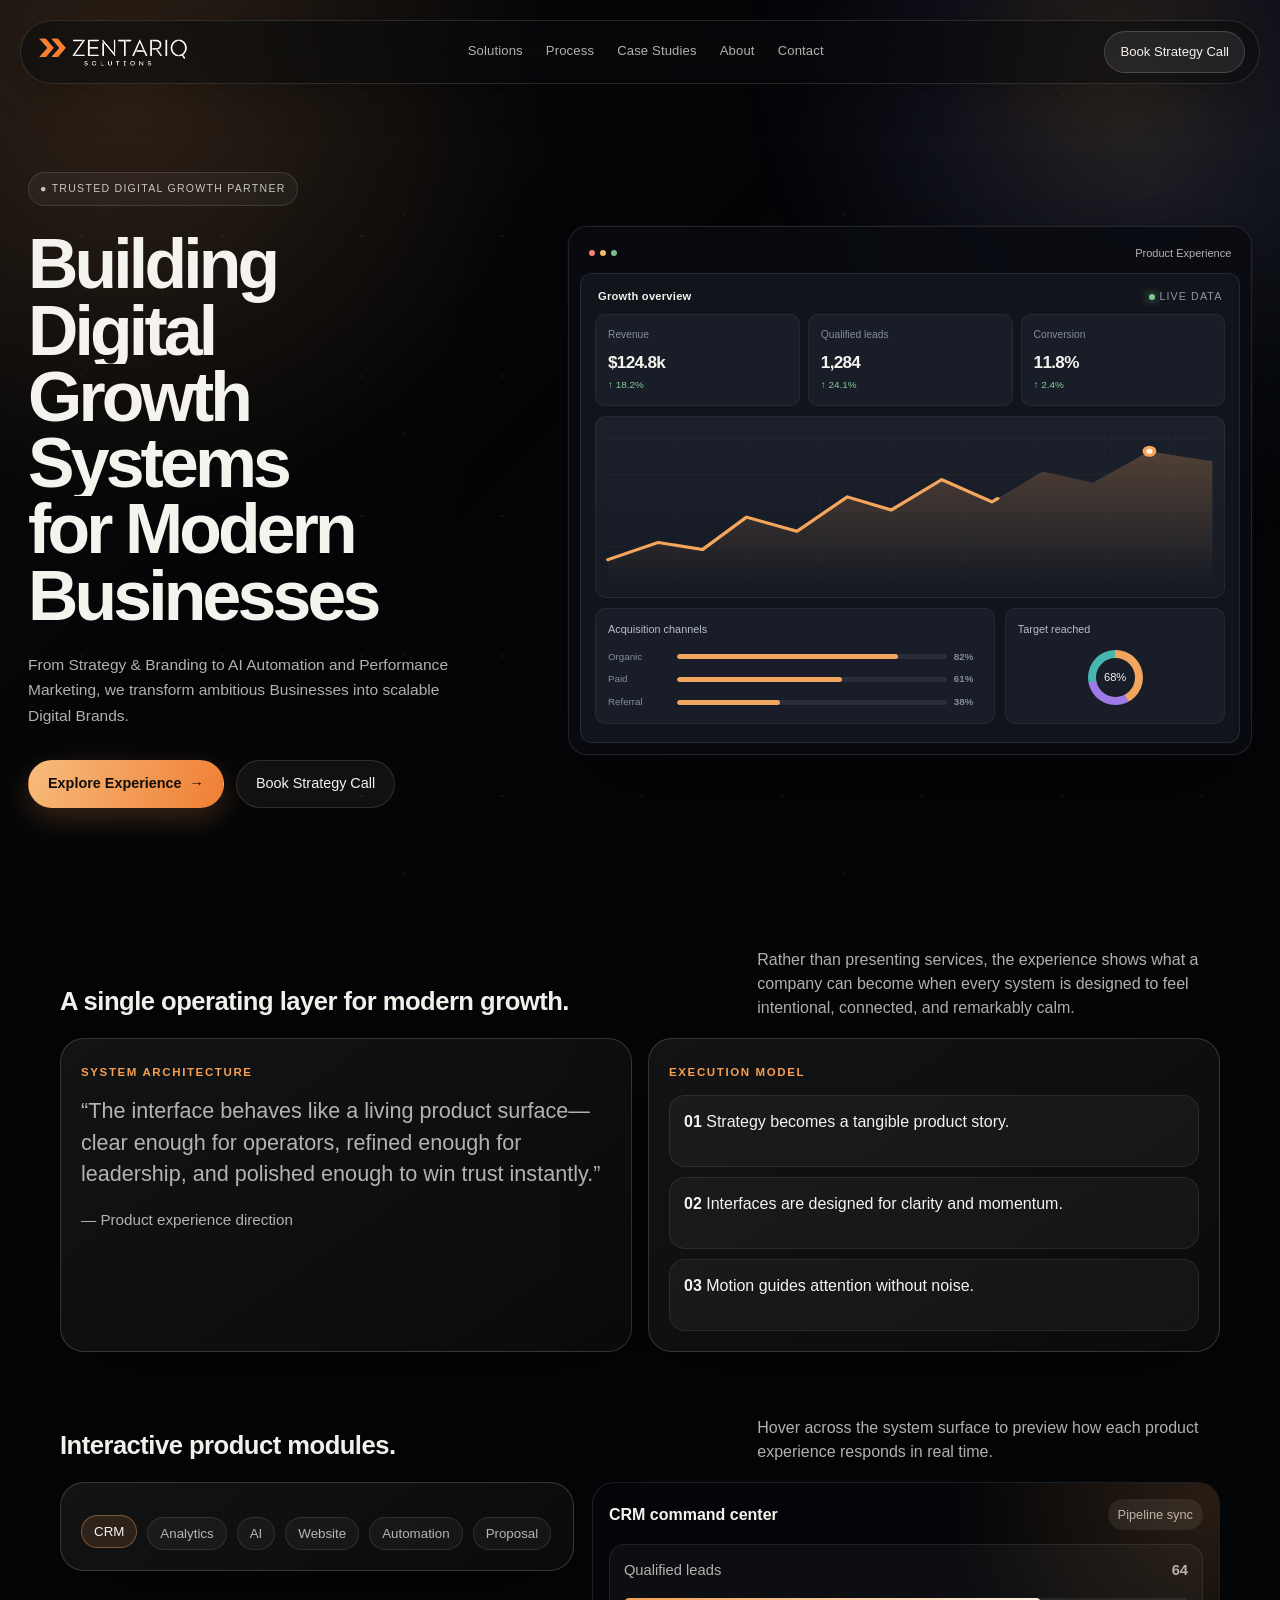
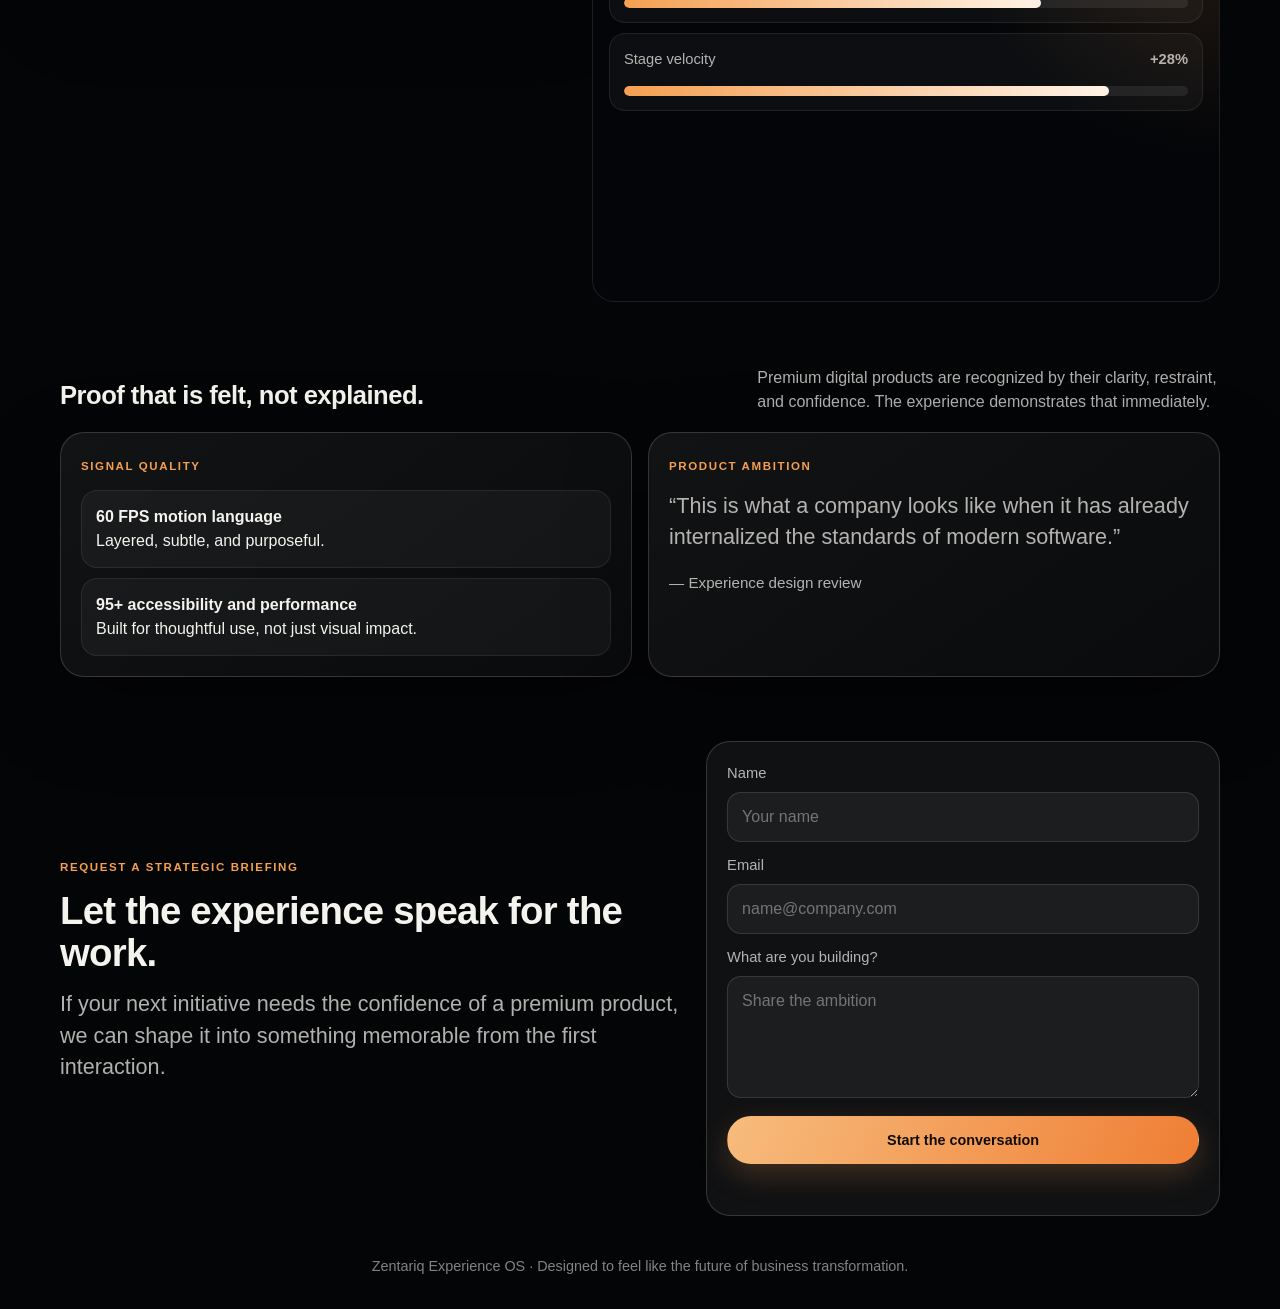
<file: workspace-import/landing-page.html>
<!DOCTYPE html>
<html lang="en">
<head>
    <meta charset="UTF-8">
    <meta name="viewport" content="width=device-width, initial-scale=1.0">
    <meta name="description" content="Zentariq Experience OS is a premium digital experience showing how the company builds world-class product systems.">
    <title>Zentariq Experience OS</title>
    <style>
        :root {
            --bg: #040507;
            --bg-elevated: rgba(13, 17, 24, 0.84);
            --surface: rgba(255, 255, 255, 0.06);
            --surface-strong: rgba(255, 255, 255, 0.12);
            --border: rgba(255, 255, 255, 0.16);
            --text: #f5f3ee;
            --text-soft: rgba(245, 243, 238, 0.72);
            --accent: #f59f51;
            --accent-strong: #ff7d1f;
            --glow: rgba(245, 159, 81, 0.24);
            --shadow: 0 30px 80px rgba(0, 0, 0, 0.34);
            --max: 1200px;
            --radius-xl: 32px;
            --radius-lg: 24px;
            --radius-md: 18px;
            --transition: 220ms cubic-bezier(0.2, 0.8, 0.2, 1);
        }

        * {
            box-sizing: border-box;
            margin: 0;
            padding: 0;
        }

        html {
            scroll-behavior: smooth;
        }

        body {
            font-family: Inter, "Segoe UI", Roboto, Arial, sans-serif;
            background: var(--bg);
            color: var(--text);
            min-height: 100vh;
            overflow-x: hidden;
            line-height: 1.5;
        }

        body::before {
            content: "";
            position: fixed;
            inset: 0;
            background:
                radial-gradient(circle at 10% 10%, rgba(245, 159, 81, 0.16) 0, transparent 30%),
                radial-gradient(circle at 90% 20%, rgba(173, 216, 255, 0.08) 0, transparent 28%),
                linear-gradient(135deg, rgba(255,255,255,0.02), transparent 50%);
            pointer-events: none;
            z-index: -2;
        }

        body::after {
            content: "";
            position: fixed;
            inset: 0;
            background-image:
                linear-gradient(rgba(255,255,255,0.035) 1px, transparent 1px),
                linear-gradient(90deg, rgba(255,255,255,0.035) 1px, transparent 1px);
            background-size: 88px 88px;
            mask-image: linear-gradient(180deg, rgba(0,0,0,0.8), transparent);
            opacity: 0.28;
            pointer-events: none;
            z-index: -1;
            animation: drift 28s linear infinite;
        }

        a {
            color: inherit;
            text-decoration: none;
        }

        .cursor-glow {
            position: fixed;
            width: 280px;
            height: 280px;
            border-radius: 50%;
            background: radial-gradient(circle, rgba(245, 159, 81, 0.16), transparent 72%);
            pointer-events: none;
            transform: translate(-50%, -50%);
            z-index: 0;
            mix-blend-mode: screen;
            opacity: 0;
            transition: opacity 0.25s ease;
        }

        .site-shell {
            position: relative;
            z-index: 1;
        }

        .topbar {
            position: fixed;
            inset: 0 0 auto 0;
            z-index: 30;
            padding: 18px 20px 0;
            pointer-events: none;
        }

        .topbar-inner {
            max-width: 1440px;
            margin: 0 auto;
            display: flex;
            align-items: center;
            justify-content: space-between;
            gap: 18px;
            padding: 14px 20px;
            border: 1px solid rgba(255,255,255,0.12);
            background: rgba(5, 5, 5, 0.4);
            backdrop-filter: blur(18px);
            border-radius: 999px;
            box-shadow: 0 10px 40px rgba(0, 0, 0, 0.24);
            pointer-events: auto;
            transition: background var(--transition), border-color var(--transition), transform var(--transition);
        }

        .topbar.is-scrolled .topbar-inner {
            background: rgba(5, 5, 5, 0.78);
            border-color: rgba(255,255,255,0.18);
            transform: translateY(4px);
        }

        .brand {
            display: flex;
            align-items: center;
            gap: 12px;
            font-weight: 600;
            letter-spacing: 0.1em;
            text-transform: uppercase;
            font-size: 0.8rem;
            color: var(--text);
        }

        .brand img {
            width: 36px;
            height: 36px;
            border-radius: 10px;
        }

        .nav-links {
            display: flex;
            align-items: center;
            gap: 20px;
            color: var(--text-soft);
            font-size: 0.94rem;
        }

        .nav-links a {
            position: relative;
            padding-bottom: 2px;
            transition: color var(--transition);
        }

        .nav-links a::after {
            content: "";
            position: absolute;
            left: 0;
            bottom: -4px;
            width: 100%;
            height: 1px;
            background: var(--text);
            transform: scaleX(0);
            transform-origin: left;
            transition: transform var(--transition);
        }

        .nav-links a:hover::after,
        .nav-links a.is-active::after {
            transform: scaleX(1);
        }

        .nav-cta {
            border: 1px solid rgba(255,255,255,0.16);
            padding: 9px 14px;
            border-radius: 999px;
            background: rgba(255,255,255,0.05);
            transition: transform var(--transition), border-color var(--transition), background var(--transition);
        }

        .nav-cta:hover {
            transform: translateY(-2px);
            border-color: rgba(245, 159, 81, 0.42);
            background: rgba(245, 159, 81, 0.14);
        }

        .hero,
        section {
            width: min(100%, var(--max));
            margin: 0 auto;
            padding: 28px 20px;
        }

        .hero {
            min-height: 100vh;
            padding: 110px 20px 40px;
            display: flex;
            align-items: center;
            position: relative;
            overflow: hidden;
        }

        .hero-shell {
            width: min(100%, 1440px);
            margin: 0 auto;
            display: grid;
            grid-template-columns: minmax(0, 0.95fr) minmax(420px, 1.05fr);
            gap: clamp(28px, 3.4vw, 56px);
            align-items: center;
            padding: clamp(24px, 3vw, 34px);
            border: 1px solid rgba(255,255,255,0.08);
            border-radius: 36px;
            background: linear-gradient(135deg, rgba(255,255,255,0.06), rgba(255,255,255,0.024));
            box-shadow: 0 26px 80px rgba(0, 0, 0, 0.28);
            backdrop-filter: blur(18px);
            position: relative;
        }

        .hero-shell::before {
            content: "";
            position: absolute;
            inset: 0;
            border-radius: inherit;
            background: radial-gradient(circle at top left, rgba(245, 159, 81, 0.16), transparent 40%);
            pointer-events: none;
        }

        .hero-content {
            position: relative;
            z-index: 1;
            max-width: 620px;
        }

        .hero-eyebrow,
        .hero-title,
        .hero-copy,
        .hero-actions,
        .hero-browser {
            opacity: 0;
            transform: translateY(18px);
            transition: opacity 0.75s ease, transform 0.75s ease;
        }

        .hero-shell.is-ready .hero-eyebrow,
        .hero-shell.is-ready .hero-title,
        .hero-shell.is-ready .hero-copy,
        .hero-shell.is-ready .hero-actions,
        .hero-shell.is-ready .hero-browser {
            opacity: 1;
            transform: translateY(0);
        }

        .hero-eyebrow {
            display: inline-flex;
            align-items: center;
            gap: 8px;
            padding: 9px 12px;
            border-radius: 999px;
            background: rgba(255,255,255,0.06);
            border: 1px solid rgba(255,255,255,0.12);
            color: var(--text-soft);
            text-transform: uppercase;
            letter-spacing: 0.14em;
            font-size: 0.74rem;
            margin-bottom: 18px;
        }

        .hero-eyebrow::before {
            content: "";
            width: 7px;
            height: 7px;
            border-radius: 50%;
            background: linear-gradient(135deg, var(--accent), #fff4d7);
            box-shadow: 0 0 12px rgba(245, 159, 81, 0.6);
        }

        .hero-title {
            font-size: clamp(2.7rem, 5.2vw, 4.7rem);
            line-height: 0.95;
            letter-spacing: -0.03em;
            margin-bottom: 16px;
            max-width: 10.5ch;
            transition-delay: 180ms;
        }

        .hero-copy {
            color: var(--text-soft);
            font-size: clamp(1rem, 1.35vw, 1.12rem);
            max-width: 60ch;
            margin-bottom: 24px;
            transition-delay: 320ms;
        }

        .hero-actions {
            display: flex;
            flex-wrap: wrap;
            gap: 12px;
            margin-bottom: 24px;
            transition-delay: 460ms;
        }

        .btn {
            display: inline-flex;
            align-items: center;
            gap: 8px;
            justify-content: center;
            padding: 12px 18px;
            border-radius: 999px;
            border: 1px solid transparent;
            cursor: pointer;
            transition: transform var(--transition), box-shadow var(--transition), border-color var(--transition), background var(--transition);
            position: relative;
            overflow: hidden;
        }

        .btn:hover {
            transform: translateY(-2px);
        }

        .btn-primary {
            background: linear-gradient(135deg, var(--accent), var(--accent-strong));
            color: #100c07;
            font-weight: 700;
            box-shadow: 0 10px 30px rgba(245, 159, 81, 0.22);
        }

        .btn-secondary {
            background: rgba(255,255,255,0.05);
            border-color: rgba(255,255,255,0.12);
            color: var(--text);
        }

        .btn-arrow {
            display: inline-flex;
            transition: transform 250ms ease;
        }

        .btn:hover .btn-arrow {
            transform: translateX(4px);
        }

        .hero-browser {
            position: relative;
            z-index: 1;
            transition-delay: 620ms;
            transform-style: preserve-3d;
            perspective: 1200px;
        }

        .browser-window {
            border: 1px solid rgba(255,255,255,0.1);
            border-radius: 24px;
            padding: 14px;
            background: rgba(7, 10, 14, 0.78);
            box-shadow: 0 18px 54px rgba(0, 0, 0, 0.34);
            backdrop-filter: blur(16px);
            transform: rotateX(var(--tilt-x, 0deg)) rotateY(var(--tilt-y, 0deg));
            transition: transform 0.35s ease, box-shadow 0.35s ease;
            will-change: transform;
        }

        .browser-window:hover {
            box-shadow: 0 24px 60px rgba(0, 0, 0, 0.42);
        }

        .browser-toolbar {
            display: flex;
            align-items: center;
            justify-content: space-between;
            padding: 10px 12px;
            border-radius: 14px;
            background: rgba(255,255,255,0.04);
            color: var(--text-soft);
            font-size: 0.8rem;
            margin-bottom: 12px;
        }

        .browser-dots {
            display: flex;
            gap: 7px;
        }

        .browser-dots span {
            width: 8px;
            height: 8px;
            border-radius: 50%;
            background: rgba(255,255,255,0.28);
        }

        .browser-screen {
            min-height: 440px;
            border-radius: 18px;
            background: linear-gradient(145deg, rgba(255,255,255,0.05), rgba(255,255,255,0.02));
            border: 1px solid rgba(255,255,255,0.08);
            padding: 14px;
            position: relative;
            overflow: hidden;
        }

        .browser-screen::before {
            content: "";
            position: absolute;
            inset: 0;
            background: radial-gradient(circle at top right, rgba(245, 159, 81, 0.16), transparent 36%);
            pointer-events: none;
        }

        .view-panel {
            display: none;
            animation: panelFade 0.45s ease;
        }

        .view-panel.is-active {
            display: block;
        }

        .view-grid {
            display: grid;
            gap: 10px;
        }

        .view-card {
            border-radius: 14px;
            padding: 12px;
            background: rgba(255,255,255,0.04);
            border: 1px solid rgba(255,255,255,0.08);
        }

        .analytics-card {
            display: grid;
            gap: 8px;
        }

        .analytics-grid {
            display: grid;
            grid-template-columns: repeat(2, minmax(0, 1fr));
            gap: 10px;
        }

        .metric-pill {
            border-radius: 12px;
            padding: 12px;
            background: rgba(245, 159, 81, 0.12);
            border: 1px solid rgba(245, 159, 81, 0.2);
        }

        .metric-pill strong {
            display: block;
            font-size: 1.1rem;
            margin-bottom: 4px;
        }

        .bar-track {
            height: 8px;
            border-radius: 999px;
            background: rgba(255,255,255,0.08);
            overflow: hidden;
            margin-top: 8px;
        }

        .bar-track span {
            display: block;
            height: 100%;
            border-radius: inherit;
            background: linear-gradient(90deg, var(--accent), #fff4e9);
        }

        .crm-list {
            display: grid;
            gap: 8px;
        }

        .crm-item {
            display: flex;
            align-items: center;
            justify-content: space-between;
            padding: 10px 12px;
            border-radius: 12px;
            background: rgba(255,255,255,0.04);
            color: var(--text-soft);
        }

        .crm-item strong {
            color: var(--text);
        }

        .ai-flow {
            display: grid;
            gap: 8px;
        }

        .ai-node {
            display: flex;
            align-items: center;
            justify-content: center;
            min-height: 54px;
            border-radius: 12px;
            background: rgba(255,255,255,0.04);
            border: 1px solid rgba(255,255,255,0.08);
            color: var(--text-soft);
        }

        .website-preview {
            display: grid;
            gap: 8px;
        }

        .website-section {
            border-radius: 12px;
            padding: 10px 12px;
            background: rgba(255,255,255,0.04);
            border: 1px solid rgba(255,255,255,0.08);
        }

        .mobile-phone {
            display: flex;
            justify-content: center;
            padding-top: 8px;
        }

        .phone-frame {
            width: 180px;
            padding: 10px;
            border-radius: 26px;
            background: linear-gradient(145deg, rgba(255,255,255,0.14), rgba(255,255,255,0.04));
            border: 1px solid rgba(255,255,255,0.12);
            box-shadow: 0 10px 24px rgba(0, 0, 0, 0.24);
        }

        .phone-screen {
            border-radius: 18px;
            padding: 12px;
            background: linear-gradient(160deg, rgba(245, 159, 81, 0.14), rgba(6, 8, 12, 0.88));
            min-height: 280px;
            display: grid;
            gap: 8px;
        }

        .phone-card {
            border-radius: 12px;
            padding: 10px;
            background: rgba(255,255,255,0.06);
            border: 1px solid rgba(255,255,255,0.08);
        }

        .section-block {
            padding: 48px 20px 16px;
        }

        .eyebrow {
            display: inline-block;
            margin-bottom: 14px;
            color: var(--accent);
            text-transform: uppercase;
            letter-spacing: 0.14em;
            font-size: 0.72rem;
            font-weight: 600;
        }

        .cta-panel h2 {
            font-size: clamp(1.6rem, 3vw, 2.4rem);
            letter-spacing: -0.02em;
            line-height: 1.1;
            margin-bottom: 14px;
        }

        .section-heading {
            display: flex;
            align-items: end;
            justify-content: space-between;
            gap: 18px;
            margin-bottom: 18px;
        }

        .section-heading h2 {
            font-size: clamp(1.25rem, 2vw, 1.7rem);
            letter-spacing: -0.02em;
        }

        .section-heading p {
            color: var(--text-soft);
            max-width: 52ch;
        }

        .grid-2 {
            display: grid;
            grid-template-columns: 1fr 1fr;
            gap: 16px;
        }

        .panel {
            background: linear-gradient(145deg, rgba(255,255,255,0.06), rgba(255,255,255,0.028));
            border: 1px solid var(--border);
            border-radius: var(--radius-lg);
            padding: 20px;
            box-shadow: var(--shadow);
        }

        .showcase-shell {
            display: grid;
            grid-template-columns: 0.9fr 1.1fr;
            gap: 18px;
            align-items: start;
        }

        .chip-row {
            display: flex;
            flex-wrap: wrap;
            gap: 10px;
            margin-top: 14px;
        }

        .chip {
            border-radius: 999px;
            padding: 8px 12px;
            border: 1px solid rgba(255,255,255,0.1);
            background: rgba(255,255,255,0.04);
            color: var(--text-soft);
            transition: transform var(--transition), border-color var(--transition), background var(--transition);
            cursor: pointer;
        }

        .chip:hover,
        .chip.is-active {
            transform: translateY(-2px);
            border-color: rgba(245, 159, 81, 0.42);
            background: rgba(245, 159, 81, 0.12);
            color: var(--text);
        }

        .preview-stage {
            padding: 16px;
            border-radius: 22px;
            border: 1px solid rgba(255,255,255,0.1);
            background: rgba(4, 6, 9, 0.94);
            min-height: 420px;
            position: relative;
            overflow: hidden;
        }

        .preview-stage::before {
            content: "";
            position: absolute;
            inset: 0;
            background: radial-gradient(circle at top right, rgba(245, 159, 81, 0.16), transparent 36%);
            pointer-events: none;
        }

        .preview-panel {
            display: none;
            animation: fadeIn 300ms ease;
        }

        .preview-panel.is-active {
            display: block;
        }

        .preview-head {
            display: flex;
            align-items: center;
            justify-content: space-between;
            margin-bottom: 14px;
        }

        .preview-head strong {
            font-size: 1rem;
        }

        .preview-badge {
            font-size: 0.8rem;
            padding: 6px 10px;
            border-radius: 999px;
            background: rgba(255,255,255,0.08);
            color: var(--text-soft);
        }

        .preview-grid {
            display: grid;
            gap: 10px;
        }

        .preview-card {
            border-radius: 16px;
            background: rgba(255,255,255,0.04);
            border: 1px solid rgba(255,255,255,0.08);
            padding: 14px;
            min-height: 72px;
        }

        .preview-hbar {
            height: 10px;
            border-radius: 999px;
            background: rgba(255,255,255,0.08);
            overflow: hidden;
            margin-top: 8px;
        }

        .preview-hbar span {
            display: block;
            height: 100%;
            border-radius: inherit;
            background: linear-gradient(90deg, var(--accent), #fff4e9);
            width: var(--target-width, 72%);
            animation: grow 1.2s ease both;
        }

        .progress-list {
            display: grid;
            gap: 8px;
        }

        .progress-label {
            display: flex;
            justify-content: space-between;
            align-items: center;
            color: var(--text-soft);
            font-size: 0.92rem;
        }

        .flow-node {
            display: flex;
            align-items: center;
            justify-content: center;
            min-height: 60px;
            border-radius: 14px;
            background: rgba(255,255,255,0.04);
            border: 1px solid rgba(255,255,255,0.08);
            color: var(--text-soft);
            transition: transform var(--transition), border-color var(--transition);
        }

        .flow-node.is-live {
            border-color: rgba(245, 159, 81, 0.4);
            color: var(--text);
            animation: pulse 1.6s ease-in-out infinite;
        }

        .stack {
            display: grid;
            gap: 10px;
        }

        .quote {
            font-size: clamp(1.1rem, 1.7vw, 1.35rem);
            line-height: 1.45;
            color: var(--text-soft);
            margin-bottom: 20px;
        }

        .signature {
            color: var(--text-soft);
            font-size: 0.95rem;
        }

        .cta-panel {
            display: grid;
            grid-template-columns: 1.1fr 0.9fr;
            gap: 18px;
            align-items: center;
        }

        .form-card {
            padding: 20px;
            border-radius: var(--radius-lg);
            background: rgba(255,255,255,0.05);
            border: 1px solid var(--border);
        }

        .form-group {
            display: grid;
            gap: 8px;
            margin-bottom: 12px;
        }

        label {
            font-size: 0.92rem;
            color: var(--text-soft);
        }

        input,
        textarea {
            width: 100%;
            padding: 12px 14px;
            border-radius: 14px;
            border: 1px solid rgba(255,255,255,0.12);
            background: rgba(255,255,255,0.05);
            color: var(--text);
            font: inherit;
        }

        input:focus,
        textarea:focus {
            outline: none;
            border-color: rgba(245, 159, 81, 0.42);
            box-shadow: 0 0 0 3px rgba(245, 159, 81, 0.14);
        }

        .submit-btn {
            width: 100%;
            margin-top: 6px;
        }

        .form-message {
            margin-top: 10px;
            color: var(--text-soft);
            min-height: 1.3em;
        }

        footer {
            padding: 24px 20px 32px;
            color: rgba(255,255,255,0.5);
            text-align: center;
            font-size: 0.9rem;
        }

        @media (max-width: 980px) {
            .hero-shell {
                grid-template-columns: 1fr;
                padding: 24px;
            }

            .hero-content {
                max-width: none;
            }

            .hero-title {
                max-width: 12ch;
            }
        }

        @media (max-width: 860px) {
            .grid-2,
            .showcase-shell,
            .cta-panel {
                grid-template-columns: 1fr;
            }

            .section-heading {
                flex-direction: column;
                align-items: flex-start;
            }

            .preview-stage {
                min-height: 300px;
            }
        }

        @media (max-width: 720px) {
            .topbar {
                padding: 12px 12px 0;
            }

            .topbar-inner {
                border-radius: 24px;
                padding: 12px 14px;
            }

            .nav-links {
                display: none;
            }

            .hero {
                padding: 92px 12px 28px;
            }

            .hero-shell {
                padding: 20px;
            }

            .hero-actions {
                flex-direction: column;
            }

            .btn {
                width: 100%;
            }

            .browser-screen {
                min-height: 360px;
            }
        }

        @media (prefers-reduced-motion: reduce) {
            *, *::before, *::after {
                animation: none !important;
                transition: none !important;
                scroll-behavior: auto !important;
            }
        }

        @keyframes drift {
            from { transform: translateY(0); }
            to { transform: translateY(-40px); }
        }

        @keyframes pulse {
            0%, 100% { transform: translateY(0); opacity: 1; }
            50% { transform: translateY(-2px); opacity: 0.92; }
        }

        @keyframes fadeIn {
            from { opacity: 0; transform: translateY(6px); }
            to { opacity: 1; transform: translateY(0); }
        }

        @keyframes grow {
            from { width: 0; }
            to { width: var(--target-width, 72%); }
        }

        /* Hero product experience */
        .topbar { padding-top: 20px; }
        .topbar { opacity: 0; transform: translateY(-10px); transition: opacity .55s ease, transform .55s ease; }
        body.is-ready .topbar { opacity: 1; transform: none; }
        .topbar-inner { min-height: 64px; padding: 10px 14px 10px 18px; background: rgba(9, 10, 13, 0.52); }
        .brand { gap: 0; }
        .brand img { width: 148px; height: auto; border-radius: 0; object-fit: contain; }
        .nav-links { gap: clamp(14px, 1.8vw, 28px); font-size: 0.82rem; letter-spacing: .01em; }
        .nav-cta { padding: 10px 15px; font-size: .82rem; background: rgba(255,255,255,.08); }
        .nav-menu { display: none; }

        .hero {
            width: 100%; max-width: none; min-height: 100svh; padding: 112px 28px 32px;
            isolation: isolate; overflow: hidden;
        }
        .hero::before, .hero::after { content: ""; position: absolute; pointer-events: none; z-index: -1; }
        .hero::before { inset: 0; background-image: linear-gradient(rgba(255,255,255,.035) 1px, transparent 1px), linear-gradient(90deg, rgba(255,255,255,.035) 1px, transparent 1px); background-size: 72px 72px; mask-image: linear-gradient(110deg, rgba(0,0,0,.72), transparent 72%); opacity: .32; animation: heroGrid 35s linear infinite; }
        .hero::after { width: 60vw; height: 60vw; top: -25vw; right: -17vw; border-radius: 50%; background: radial-gradient(circle, rgba(245,159,81,.13), rgba(148,113,218,.06) 32%, transparent 68%); filter: blur(12px); animation: heroMesh 18s ease-in-out infinite alternate; }
        .hero-particles { position:absolute; inset:0; z-index:-1; pointer-events:none; background-image: radial-gradient(circle, rgba(255,255,255,.55) 0 1px, transparent 1.5px), radial-gradient(circle, rgba(245,159,81,.58) 0 1px, transparent 1.5px); background-size: 140px 140px, 220px 220px; background-position: 12px 26px, 74px 104px; opacity:.15; animation:particleDrift 24s linear infinite alternate; }
        .hero-shell { width: min(100%, 1440px); min-height: min(720px, calc(100svh - 144px)); padding: clamp(20px, 2vw, 30px) 0; grid-template-columns: minmax(0, .82fr) minmax(500px, 1.18fr); gap: clamp(38px, 5vw, 84px); background: none; border: 0; box-shadow: none; backdrop-filter: none; border-radius: 0; }
        .hero-shell::before { display: none; }
        .hero-content { max-width: 590px; }
        .hero-eyebrow, .hero-title, .hero-copy, .hero-actions, .hero-browser { transition-timing-function: cubic-bezier(.16,1,.3,1); }
        .hero-eyebrow { margin-bottom: 25px; padding: 8px 11px; color: rgba(245,243,238,.78); font-size: .66rem; letter-spacing: .12em; background: rgba(255,255,255,.045); transition-delay: 700ms; }
        .hero-eyebrow::before { display: none; }
        .hero-title { max-width: 11ch; margin-bottom: 23px; font-size: clamp(3.15rem, 5.45vw, 5.6rem); line-height: .95; letter-spacing: -.055em; transition-delay: 1000ms; }
        .hero-title .title-line { display: block; overflow: hidden; }
        .hero-title .title-line span { display: block; transform: translateY(110%); transition: transform .85s cubic-bezier(.16,1,.3,1); transition-delay: 1000ms; }
        .hero-shell.is-ready .hero-title .title-line span { transform: translateY(0); }
        .hero-title .title-line:nth-child(2) span { transition-delay: 1130ms; }
        .hero-title .title-line:nth-child(3) span { transition-delay: 1260ms; }
        .hero-copy { max-width: 49ch; margin-bottom: 31px; font-size: clamp(.97rem, 1.15vw, 1.08rem); line-height: 1.65; transition-delay: 1600ms; }
        .hero-actions { transition-delay: 1900ms; margin: 0; }
        .btn { min-height: 48px; padding: 12px 19px; font-size: .9rem; transition-duration: 250ms; }
        .btn:hover { box-shadow: 0 12px 25px rgba(0,0,0,.22); }
        .btn-primary { background: linear-gradient(115deg, #f7bc7d, #ef7e34); }
        .btn-secondary:hover { background: rgba(255,255,255,.1); border-color: rgba(255,255,255,.25); }
        .hero-browser { transition-delay: 2200ms; perspective: 1600px; }
        .browser-window { padding: 11px; border-radius: 19px; background: rgba(10,12,18,.88); box-shadow: 0 36px 100px rgba(0,0,0,.45), 0 0 0 1px rgba(245,159,81,.04); }
        .browser-toolbar { padding: 7px 9px 11px; margin: 0; border-radius: 10px 10px 0 0; background: transparent; font-size: .69rem; }
        .browser-dots { gap: 5px; }.browser-dots span { width: 6px; height: 6px; }.browser-dots span:first-child { background: #f18470; }.browser-dots span:nth-child(2) { background: #efbb69; }.browser-dots span:last-child { background: #80ba8b; }
        .browser-screen { min-height: 468px; padding: 0; border-radius: 12px; border-color: rgba(255,255,255,.09); background: #11141b; }
        .browser-screen::before { display:none; }.view-panel { height: 468px; animation: panelFade .55s cubic-bezier(.16,1,.3,1); }.view-panel.is-active { display:block; }
        .showcase-label { display:flex; align-items:center; justify-content:space-between; padding:14px 17px 10px; color:#8d95a5; font-size:.67rem; letter-spacing:.1em; text-transform:uppercase; }.showcase-label b { color:#f2f1ed; font-size:.7rem; letter-spacing:.02em; text-transform:none; }.live-dot { display:inline-block; width:6px; height:6px; margin-right:5px; border-radius:50%; background:#7cc890; box-shadow:0 0 10px #7cc890; }
        .analytics-view { padding: 0 14px 14px; }.analytics-kpis { display:grid; grid-template-columns:repeat(3,1fr); gap:8px; }.analytics-kpi { padding:12px; border-radius:10px; background:#191d27; border:1px solid rgba(255,255,255,.055); }.analytics-kpi span { display:block; color:#848d9d; font-size:.64rem; margin-bottom:7px; }.analytics-kpi strong { font-size:1.07rem; letter-spacing:-.04em; }.analytics-kpi em { display:block; color:#81cc9a; font-size:.62rem; font-style:normal; margin-top:3px; }
        .analytics-chart { position:relative; height:182px; margin-top:10px; padding:16px 12px 12px; border-radius:11px; overflow:hidden; background:linear-gradient(180deg,#1b202b,#161a23); border:1px solid rgba(255,255,255,.055); }.chart-grid { position:absolute; inset:15px 12px; background:repeating-linear-gradient(0deg, transparent 0 35px, rgba(255,255,255,.055) 36px),repeating-linear-gradient(90deg, transparent 0 70px, rgba(255,255,255,.035) 71px); }.chart-svg { position:relative; width:100%; height:100%; overflow:visible; }.chart-line { fill:none; stroke:#f5a65c; stroke-width:3; stroke-linecap:round; stroke-linejoin:round; stroke-dasharray:360; stroke-dashoffset:360; animation:drawLine 2.4s ease-out forwards; }.chart-area { fill:url(#chartGradient); opacity:.55; }.chart-point { fill:#fff1df; stroke:#f5a65c; stroke-width:3; animation:pointPulse 2.4s ease-out infinite; }
        .analytics-bottom { display:grid; grid-template-columns:1.45fr .8fr; gap:10px; margin-top:10px; }.traffic-card,.channel-card { min-height:116px; padding:12px; border-radius:10px; background:#191d27; border:1px solid rgba(255,255,255,.055); }.card-title { display:block; margin-bottom:12px; color:#b6bdc9; font-size:.68rem; }.progress-row { display:grid; grid-template-columns:62px 1fr 28px; align-items:center; gap:7px; margin-top:8px; color:#858e9e; font-size:.61rem; }.progress-line { height:5px; border-radius:5px; background:#292e3a; overflow:hidden; }.progress-line i { display:block; height:100%; background:#f2a55e; border-radius:inherit; animation:growWidth 1.2s ease both; }.donut { width:55px; height:55px; margin:2px auto 0; border-radius:50%; background:conic-gradient(#f2a55e 0 42%,#9f7bea 42% 72%,#48b6b0 72% 100%); position:relative; }.donut::after { content:'68%'; position:absolute; inset:8px; display:grid; place-items:center; border-radius:50%; background:#191d27; color:#f2f1ed; font-size:.7rem; }
        .crm-view { display:grid; grid-template-columns:102px 1fr; height:100%; }.crm-sidebar { padding:14px 11px; border-right:1px solid rgba(255,255,255,.07); background:#151922; }.crm-mark { display:flex; align-items:center; gap:6px; color:#e9e8e4; font-size:.68rem; font-weight:700; }.crm-mark i { width:14px; height:14px; border-radius:4px; background:linear-gradient(135deg,#f6ad62,#8e75dc); }.crm-navitem { margin-top:20px; padding:7px; color:#7e8798; font-size:.6rem; border-radius:5px; }.crm-navitem.active { color:#f3f2ee; background:#252b38; }.crm-main { padding:0 13px; overflow:hidden; }.crm-head { display:flex; align-items:center; justify-content:space-between; padding:14px 0; }.crm-head strong { font-size:.93rem; }.crm-head button { border:0; border-radius:6px; padding:6px 8px; color:#19140e; background:#f5ae66; font-size:.61rem; }.pipeline { display:grid; grid-template-columns:repeat(3,1fr); gap:7px; }.pipeline-col { min-width:0; }.pipeline-col > span { display:block; padding:0 2px 8px; color:#8e97a7; font-size:.59rem; }.lead-card { padding:9px; margin-bottom:7px; border-radius:8px; background:#1d222d; border:1px solid rgba(255,255,255,.06); box-shadow:0 4px 12px rgba(0,0,0,.12); }.lead-card b,.lead-card small { display:block; overflow:hidden; text-overflow:ellipsis; white-space:nowrap; }.lead-card b { color:#e9e9e6; font-size:.64rem; }.lead-card small { margin:4px 0 8px; color:#8c95a5; font-size:.55rem; }.lead-card footer { display:flex; justify-content:space-between; padding:0; color:#e3a25e; font-size:.55rem; text-align:left; }.crm-timeline { margin-top:10px; padding:9px; border-top:1px solid rgba(255,255,255,.06); color:#838c9d; font-size:.6rem; }.crm-timeline i { display:inline-block; width:6px; height:6px; margin-right:5px; border-radius:50%; background:#7bc891; }
        .ai-view { padding:0 15px 14px; background:radial-gradient(circle at 55% 44%,rgba(133,101,210,.14),transparent 38%); }.workflow { position:relative; height:330px; margin-top:5px; }.workflow svg { position:absolute; inset:28px 0; width:100%; height:240px; overflow:visible; }.workflow path { fill:none; stroke:rgba(237,165,92,.48); stroke-width:1.5; stroke-dasharray:6 6; animation:dash 2.4s linear infinite; }.workflow-node { position:absolute; display:flex; align-items:center; gap:8px; width:138px; padding:10px; border-radius:10px; background:#1b202b; border:1px solid rgba(255,255,255,.11); box-shadow:0 8px 20px rgba(0,0,0,.2); color:#e7e7e3; font-size:.64rem; }.workflow-node i { display:grid; place-items:center; width:20px; height:20px; border-radius:6px; background:#312b3b; font-style:normal; }.workflow-node.trigger { top:28px; left:0; }.workflow-node.agent { top:128px; left:calc(50% - 69px); border-color:rgba(170,135,239,.45); }.workflow-node.whatsapp { right:0; bottom:32px; border-color:rgba(107,197,130,.42); }.workflow-node.whatsapp i { background:#1c4931; }.workflow-status { display:flex; justify-content:space-between; padding:10px; border-radius:8px; background:#191e27; color:#929bab; font-size:.62rem; }.workflow-status b { color:#77c892; }
        .website-view { padding:0 14px 14px; background:#e9e5dd; color:#1d1d20; overflow:hidden; }.website-top { display:flex; justify-content:space-between; padding:12px 4px; font-size:.62rem; font-weight:700; }.website-top span { color:#73716f; font-weight:400; }.mini-site { animation:siteScroll 7s ease-in-out infinite alternate; }.mini-site-hero { padding:30px 16px 26px; border-radius:10px; color:#f7f2e7; background:linear-gradient(130deg,#212a3a,#3f3040); }.mini-site-hero span { color:#e7b67f; font-size:.58rem; letter-spacing:.12em; text-transform:uppercase; }.mini-site-hero h3 { max-width:8ch; margin:8px 0 13px; font-size:1.7rem; line-height:.92; letter-spacing:-.07em; }.mini-site-hero i { display:inline-block; padding:6px 9px; border-radius:99px; background:#e9b577; color:#1d1c1f; font-size:.58rem; font-style:normal; }.mini-services { display:grid; grid-template-columns:repeat(3,1fr); gap:7px; padding:13px 0; }.mini-service { height:78px; padding:9px; border-radius:8px; background:#d6d1c6; color:#3d3c3b; font-size:.6rem; }.mini-service b { display:block; margin-top:21px; font-size:.67rem; }.mini-footer { padding:20px 10px; color:#ece5dc; background:#27252a; font-size:.7rem; }
        .mobile-view { height:100%; padding-top:4px; background:radial-gradient(circle at 50% 50%,rgba(245,159,81,.15),transparent 42%),#11151d; }.phone-frame { width:188px; padding:7px; border-radius:27px; background:linear-gradient(130deg,#575c66,#171a20 45%,#666b75); border:1px solid rgba(255,255,255,.32); animation:phoneFloat 4s ease-in-out infinite; }.phone-screen { position:relative; min-height:345px; padding:25px 12px 12px; border-radius:21px; background:linear-gradient(160deg,#222c41,#111820 58%,#18272c); overflow:hidden; }.phone-screen::before { content:""; position:absolute; top:8px; left:50%; width:66px; height:15px; border-radius:999px; transform:translateX(-50%); background:#07090c; }.phone-header { color:#f0f1ee; font-size:.72rem; }.phone-header small { display:block; margin-top:3px; color:#aeb7c5; font-size:.57rem; }.balance-card { margin-top:14px; padding:12px; border-radius:12px; background:linear-gradient(135deg,#e8a55d,#b56e44); color:#1e1612; }.balance-card small { font-size:.57rem; }.balance-card b { display:block; margin:3px 0 11px; font-size:1.3rem; }.balance-card span { font-size:.58rem; }.app-row { display:grid; grid-template-columns:1fr 1fr; gap:7px; margin-top:9px; }.app-tile { padding:8px; border-radius:9px; background:rgba(255,255,255,.09); color:#edf0ec; font-size:.58rem; }.app-tile b { display:block; margin-top:6px; font-size:.85rem; }.app-notification { position:absolute; right:7px; bottom:29px; width:154px; padding:8px; border-radius:10px; background:rgba(249,250,247,.94); box-shadow:0 12px 28px rgba(0,0,0,.3); color:#1b2024; font-size:.58rem; animation:notificationIn 4s ease-in-out infinite; }.app-notification i { color:#5aae73; font-style:normal; }
        @keyframes heroGrid { to { transform:translate3d(-36px,-36px,0); } } @keyframes heroMesh { to { transform:translate3d(-3vw,5vw,0) scale(1.08); } } @keyframes particleDrift { to { transform:translate3d(20px,-30px,0); } } @keyframes panelFade { from { opacity:0; transform:translateY(8px); } to { opacity:1; transform:none; } } @keyframes drawLine { to { stroke-dashoffset:0; } } @keyframes pointPulse { 50% { r:5; opacity:.72; } } @keyframes growWidth { from { width:0; } } @keyframes dash { to { stroke-dashoffset:-24; } } @keyframes siteScroll { to { transform:translateY(-76px); } } @keyframes phoneFloat { 50% { transform:translateY(-8px); } } @keyframes notificationIn { 0%,30% { transform:translateY(20px); opacity:0; } 45%,85% { transform:none; opacity:1; } 100% { transform:translateY(10px); opacity:0; } }
        @media (max-width: 1050px) { .hero { padding-inline:22px; } .hero-shell { grid-template-columns:minmax(0,.9fr) minmax(400px,1.1fr); gap:30px; }.hero-title { font-size:clamp(3rem,5vw,4.5rem); }.browser-screen,.view-panel { min-height:420px; height:420px; }.workflow { height:285px; }.phone-screen { min-height:305px; }.analytics-chart { height:152px; } }
        @media (max-width: 820px) { .topbar { padding:12px 12px 0; }.topbar-inner { min-height:58px; position:relative; }.brand img { width:126px; }.nav-links,.nav-cta { display:none; }.topbar.is-menu-open .nav-links { display:grid; position:absolute; top:calc(100% + 8px); left:0; right:0; gap:0; padding:8px; border:1px solid rgba(255,255,255,.12); border-radius:16px; background:rgba(12,13,17,.94); box-shadow:0 20px 40px rgba(0,0,0,.25); backdrop-filter:blur(18px); }.topbar.is-menu-open .nav-links a { padding:12px 10px; }.topbar.is-menu-open .nav-links a::after { display:none; }.nav-menu { display:grid; place-items:center; width:34px; height:34px; border:1px solid rgba(255,255,255,.14); border-radius:50%; background:rgba(255,255,255,.05); color:#fff; }.nav-menu span,.nav-menu::before,.nav-menu::after { content:""; display:block; width:14px; height:1px; background:currentColor; }.nav-menu::before { transform:translateY(5px); }.nav-menu::after { transform:translateY(-5px); }.hero { min-height:auto; padding:102px 18px 40px; }.hero-shell { min-height:0; grid-template-columns:1fr; gap:38px; }.hero-content { max-width:620px; }.hero-title { max-width:12ch; }.hero-browser { width:min(100%,620px); margin:0 auto; }.browser-screen,.view-panel { min-height:440px; height:440px; } }
        @media (max-width: 520px) { .hero { padding-inline:14px; }.hero-title { font-size:clamp(2.9rem,14vw,3.8rem); }.hero-eyebrow { margin-bottom:18px; font-size:.6rem; }.hero-copy { margin-bottom:24px; font-size:.93rem; }.hero-actions { flex-direction:column; }.hero-actions .btn { width:100%; }.browser-window { padding:7px; border-radius:15px; }.browser-toolbar { padding:6px 5px 9px; }.browser-screen,.view-panel { min-height:375px; height:375px; }.showcase-label { padding:10px 11px 7px; }.analytics-view { padding:0 9px 9px; }.analytics-kpi { padding:8px; }.analytics-kpi strong { font-size:.92rem; }.analytics-chart { height:135px; }.analytics-bottom { margin-top:7px; }.traffic-card,.channel-card { min-height:96px; padding:9px; }.crm-view { grid-template-columns:74px 1fr; }.crm-sidebar { padding:10px 7px; }.crm-main { padding:0 8px; }.lead-card { padding:6px; }.workflow { height:255px; }.workflow-node { width:116px; padding:8px; font-size:.56rem; }.workflow-node.agent { left:calc(50% - 58px); }.workflow-node.whatsapp { bottom:8px; }.website-view { padding:0 9px 9px; }.mini-site-hero { padding:22px 12px; }.mini-site-hero h3 { font-size:1.35rem; }.phone-frame { width:164px; }.phone-screen { min-height:280px; }.app-notification { bottom:19px; }.view-panel.is-active[data-view="mobile"] { display:flex; align-items:center; justify-content:center; } }
    </style>
</head>
<body>
    <div class="cursor-glow" aria-hidden="true"></div>
    <div class="site-shell">
        <header class="topbar" id="topbar">
            <div class="topbar-inner">
                <a class="brand" href="#hero" aria-label="Zentariq home">
                    <img src="Zentariq _ CRM, ERP, Marketing &amp; web Development Solutions_files/zentariq-logo.png" alt="Zentariq">
                </a>
                <nav class="nav-links" id="primaryNav" aria-label="Primary navigation">
                    <a href="#showcase">Solutions</a>
                    <a href="#os">Process</a>
                    <a href="#proof">Case Studies</a>
                    <a href="#os">About</a>
                    <a href="#contact">Contact</a>
                </nav>
                <a class="nav-cta" href="#contact">Book Strategy Call</a>
                <button class="nav-menu" type="button" aria-label="Open navigation" aria-controls="primaryNav" aria-expanded="false"><span></span></button>
            </div>
        </header>

        <main>
            <section class="hero" id="hero">
                <div class="hero-particles" aria-hidden="true"></div>
                <div class="hero-shell" id="heroShell">
                    <div class="hero-content">
                        <div class="hero-eyebrow">● Trusted Digital Growth Partner</div>
                        <h1 class="hero-title"><span class="title-line"><span>Building Digital</span></span><span class="title-line"><span>Growth Systems</span></span><span class="title-line"><span>for Modern Businesses</span></span></h1>
                        <p class="hero-copy">From Strategy &amp; Branding to AI Automation and Performance Marketing, we transform ambitious Businesses into scalable Digital Brands.</p>
                        <div class="hero-actions">
                            <a class="btn btn-primary" href="#contact">
                                Explore Experience <span class="btn-arrow">→</span>
                            </a>
                            <a class="btn btn-secondary" href="#contact">Book Strategy Call</a>
                        </div>
                    </div>

                    <div class="hero-browser" id="heroBrowser" aria-label="Interactive product showcase">
                        <div class="browser-window">
                            <div class="browser-toolbar">
                                <div class="browser-dots"><span></span><span></span><span></span></div>
                                <div>Product Experience</div>
                            </div>
                            <div class="browser-screen">
                                <div class="view-panel is-active" data-view="analytics">
                                    <div class="showcase-label"><b>Growth overview</b><span><i class="live-dot"></i>Live data</span></div>
                                    <div class="analytics-view"><div class="analytics-kpis"><div class="analytics-kpi"><span>Revenue</span><strong>$124.8k</strong><em>↑ 18.2%</em></div><div class="analytics-kpi"><span>Qualified leads</span><strong>1,284</strong><em>↑ 24.1%</em></div><div class="analytics-kpi"><span>Conversion</span><strong>11.8%</strong><em>↑ 2.4%</em></div></div><div class="analytics-chart"><div class="chart-grid"></div><svg class="chart-svg" viewBox="0 0 480 150" preserveAspectRatio="none"><defs><linearGradient id="chartGradient" x1="0" x2="0" y1="0" y2="1"><stop stop-color="#f5a65c" stop-opacity=".45"/><stop offset="1" stop-color="#f5a65c" stop-opacity="0"/></linearGradient></defs><path class="chart-area" d="M0 125 L40 108 L75 115 L110 83 L150 97 L190 63 L225 76 L265 46 L305 68 L345 38 L385 49 L430 18 L480 28 V150 H0Z"/><path class="chart-line" d="M0 125 L40 108 L75 115 L110 83 L150 97 L190 63 L225 76 L265 46 L305 68 L345 38 L385 49 L430 18 L480 28"/><circle class="chart-point" cx="430" cy="18" r="4"/></svg></div><div class="analytics-bottom"><div class="traffic-card"><span class="card-title">Acquisition channels</span><div class="progress-row"><span>Organic</span><div class="progress-line"><i style="width:82%"></i></div><b>82%</b></div><div class="progress-row"><span>Paid</span><div class="progress-line"><i style="width:61%"></i></div><b>61%</b></div><div class="progress-row"><span>Referral</span><div class="progress-line"><i style="width:38%"></i></div><b>38%</b></div></div><div class="channel-card"><span class="card-title">Target reached</span><div class="donut"></div></div></div></div>
                                </div>
                                <div class="view-panel" data-view="crm">
                                    <div class="crm-view"><aside class="crm-sidebar"><div class="crm-mark"><i></i>ZEN</div><div class="crm-navitem active">Pipeline</div><div class="crm-navitem">Contacts</div><div class="crm-navitem">Tasks</div><div class="crm-navitem">Reports</div></aside><div class="crm-main"><div class="crm-head"><strong>Sales pipeline</strong><button>+ New deal</button></div><div class="pipeline"><div class="pipeline-col"><span>Qualified · 08</span><div class="lead-card"><b>Acme Group</b><small>Enterprise platform</small><footer><span>$18k</span><span>Today</span></footer></div><div class="lead-card"><b>Northstar</b><small>Growth system</small><footer><span>$12k</span><span>Tue</span></footer></div></div><div class="pipeline-col"><span>Proposal · 05</span><div class="lead-card"><b>Vela Health</b><small>CRM transformation</small><footer><span>$34k</span><span>Today</span></footer></div><div class="lead-card"><b>Modular Co.</b><small>New website</small><footer><span>$8k</span><span>Fri</span></footer></div></div><div class="pipeline-col"><span>Closing · 03</span><div class="lead-card"><b>Studio Axis</b><small>Automation</small><footer><span>$21k</span><span>Today</span></footer></div></div></div><div class="crm-timeline"><i></i>Sarah completed a follow-up task <b>2m ago</b></div></div></div>
                                </div>
                                <div class="view-panel" data-view="ai">
                                    <div class="showcase-label"><b>Automation studio</b><span><i class="live-dot"></i>Workflow live</span></div><div class="ai-view"><div class="workflow"><svg viewBox="0 0 500 280"><path d="M68 65 C70 145, 230 122, 250 154 S400 215,430 224"/></svg><div class="workflow-node trigger"><i>◉</i><span>New lead captured<br><small>Website form</small></span></div><div class="workflow-node agent"><i>✦</i><span>AI qualification<br><small>Intent: high</small></span></div><div class="workflow-node whatsapp"><i>◔</i><span>WhatsApp follow-up<br><small>Message delivered</small></span></div></div><div class="workflow-status"><span>14 leads processed today</span><b>98% automated</b></div></div>
                                </div>
                                <div class="view-panel" data-view="website">
                                    <div class="website-view"><div class="website-top"><b>VERTEX</b><span>Work&nbsp;&nbsp; Studio&nbsp;&nbsp; Contact</span></div><div class="mini-site"><div class="mini-site-hero"><span>Future-ready systems</span><h3>Clarity is a competitive advantage.</h3><i>Explore our work ↗</i></div><div class="mini-services"><div class="mini-service">01<b>Strategy</b></div><div class="mini-service">02<b>Digital products</b></div><div class="mini-service">03<b>Growth</b></div></div><div class="mini-footer">Built for the businesses shaping what comes next.</div></div></div>
                                </div>
                                <div class="view-panel" data-view="mobile">
                                    <div class="mobile-view"><div class="mobile-phone"><div class="phone-frame"><div class="phone-screen"><div class="phone-header">Good morning, Aarya<small>Your business is on track</small></div><div class="balance-card"><small>Performance this month</small><b>₹ 8,46,280</b><span>↑ 24.8% from last month</span></div><div class="app-row"><div class="app-tile">Qualified leads<b>86</b></div><div class="app-tile">Active deals<b>24</b></div></div><div class="app-notification"><i>●</i> New lead is ready for follow-up</div></div></div></div></div>
                                </div>
                            </div>
                        </div>
                    </div>
                </div>
            </section>

            <section class="section-block" id="os">
                <div class="section-heading">
                    <h2>A single operating layer for modern growth.</h2>
                    <p>Rather than presenting services, the experience shows what a company can become when every system is designed to feel intentional, connected, and remarkably calm.</p>
                </div>
                <div class="grid-2">
                    <article class="panel">
                        <div class="eyebrow">System architecture</div>
                        <p class="quote">“The interface behaves like a living product surface—clear enough for operators, refined enough for leadership, and polished enough to win trust instantly.”</p>
                        <div class="signature">— Product experience direction</div>
                    </article>
                    <article class="panel">
                        <div class="eyebrow">Execution model</div>
                        <div class="stack">
                            <div class="preview-card"><strong>01</strong> Strategy becomes a tangible product story.</div>
                            <div class="preview-card"><strong>02</strong> Interfaces are designed for clarity and momentum.</div>
                            <div class="preview-card"><strong>03</strong> Motion guides attention without noise.</div>
                        </div>
                    </article>
                </div>
            </section>

            <section class="section-block" id="showcase">
                <div class="section-heading">
                    <h2>Interactive product modules.</h2>
                    <p>Hover across the system surface to preview how each product experience responds in real time.</p>
                </div>
                <div class="showcase-shell">
                    <div class="panel">
                        <div class="chip-row" role="group" aria-label="Interactive product modules">
                            <button class="chip is-active" data-view="crm" type="button" aria-pressed="true">CRM</button>
                            <button class="chip" data-view="analytics" type="button" aria-pressed="false">Analytics</button>
                            <button class="chip" data-view="ai" type="button" aria-pressed="false">AI</button>
                            <button class="chip" data-view="website" type="button" aria-pressed="false">Website</button>
                            <button class="chip" data-view="automation" type="button" aria-pressed="false">Automation</button>
                            <button class="chip" data-view="proposal" type="button" aria-pressed="false">Proposal</button>
                        </div>
                    </div>
                    <div class="preview-stage">
                        <div class="preview-panel is-active" data-panel="crm">
                            <div class="preview-head">
                                <strong>CRM command center</strong>
                                <div class="preview-badge">Pipeline sync</div>
                            </div>
                            <div class="preview-grid">
                                <div class="preview-card">
                                    <div class="progress-list">
                                        <div class="progress-label"><span>Qualified leads</span><strong>64</strong></div>
                                        <div class="preview-hbar"><span style="--target-width: 74%"></span></div>
                                    </div>
                                </div>
                                <div class="preview-card">
                                    <div class="progress-list">
                                        <div class="progress-label"><span>Stage velocity</span><strong>+28%</strong></div>
                                        <div class="preview-hbar"><span style="--target-width: 86%"></span></div>
                                    </div>
                                </div>
                            </div>
                        </div>
                        <div class="preview-panel" data-panel="analytics">
                            <div class="preview-head">
                                <strong>Executive analytics</strong>
                                <div class="preview-badge">Live reporting</div>
                            </div>
                            <div class="preview-grid">
                                <div class="preview-card">
                                    <div class="progress-list">
                                        <div class="progress-label"><span>Conversion rate</span><strong>11.8%</strong></div>
                                        <div class="preview-hbar"><span style="--target-width: 78%"></span></div>
                                    </div>
                                </div>
                                <div class="preview-card">
                                    <div class="progress-list">
                                        <div class="progress-label"><span>Retention trend</span><strong>+19%</strong></div>
                                        <div class="preview-hbar"><span style="--target-width: 91%"></span></div>
                                    </div>
                                </div>
                            </div>
                        </div>
                        <div class="preview-panel" data-panel="ai">
                            <div class="preview-head">
                                <strong>AI decision layer</strong>
                                <div class="preview-badge">Workflow intelligence</div>
                            </div>
                            <div class="preview-grid">
                                <div class="flow-node is-live">Signal intake</div>
                                <div class="flow-node is-live">Agent routing</div>
                                <div class="flow-node is-live">Response orchestration</div>
                            </div>
                        </div>
                        <div class="preview-panel" data-panel="website">
                            <div class="preview-head">
                                <strong>Corporate site experience</strong>
                                <div class="preview-badge">Autoscroll flow</div>
                            </div>
                            <div class="preview-grid">
                                <div class="preview-card">A narrative journey that feels cinematic and effortless.</div>
                                <div class="preview-card">Sections reveal with calm motion and focused hierarchy.</div>
                            </div>
                        </div>
                        <div class="preview-panel" data-panel="automation">
                            <div class="preview-head">
                                <strong>Automation engine</strong>
                                <div class="preview-badge">Operational calm</div>
                            </div>
                            <div class="preview-grid">
                                <div class="preview-card">Follow-up flows trigger with exceptional timing.</div>
                                <div class="preview-card">Teams see outcomes rather than manual overhead.</div>
                            </div>
                        </div>
                        <div class="preview-panel" data-panel="proposal">
                            <div class="preview-head">
                                <strong>Proposal experience</strong>
                                <div class="preview-badge">Narrative presentation</div>
                            </div>
                            <div class="preview-grid">
                                <div class="preview-card">A polished, immersive proposal flow built for momentum.</div>
                                <div class="preview-card">Every page behaves like a high-conviction product reveal.</div>
                            </div>
                        </div>
                    </div>
                </div>
            </section>

            <section class="section-block" id="proof">
                <div class="section-heading">
                    <h2>Proof that is felt, not explained.</h2>
                    <p>Premium digital products are recognized by their clarity, restraint, and confidence. The experience demonstrates that immediately.</p>
                </div>
                <div class="grid-2">
                    <article class="panel">
                        <div class="eyebrow">Signal quality</div>
                        <div class="stack">
                            <div class="preview-card"><strong>60 FPS motion language</strong><br>Layered, subtle, and purposeful.</div>
                            <div class="preview-card"><strong>95+ accessibility and performance</strong><br>Built for thoughtful use, not just visual impact.</div>
                        </div>
                    </article>
                    <article class="panel">
                        <div class="eyebrow">Product ambition</div>
                        <div class="quote">“This is what a company looks like when it has already internalized the standards of modern software.”</div>
                        <div class="signature">— Experience design review</div>
                    </article>
                </div>
            </section>

            <section class="section-block" id="contact">
                <div class="cta-panel">
                    <div>
                        <div class="eyebrow">Request a strategic briefing</div>
                        <h2>Let the experience speak for the work.</h2>
                        <p class="quote">If your next initiative needs the confidence of a premium product, we can shape it into something memorable from the first interaction.</p>
                    </div>
                    <div class="form-card">
                        <form id="contactForm" novalidate>
                            <div class="form-group">
                                <label for="name">Name</label>
                                <input type="text" id="name" name="name" placeholder="Your name" required>
                            </div>
                            <div class="form-group">
                                <label for="email">Email</label>
                                <input type="email" id="email" name="email" placeholder="name@company.com" required>
                            </div>
                            <div class="form-group">
                                <label for="message">What are you building?</label>
                                <textarea id="message" name="message" rows="4" placeholder="Share the ambition"></textarea>
                            </div>
                            <button type="submit" class="btn btn-primary submit-btn">Start the conversation</button>
                            <div id="formMessage" class="form-message" aria-live="polite"></div>
                        </form>
                    </div>
                </div>
            </section>
        </main>

        <footer>
            Zentariq Experience OS · Designed to feel like the future of business transformation.
        </footer>
    </div>

    <script>
        const glow = document.querySelector('.cursor-glow');
        const topbar = document.getElementById('topbar');
        const heroShell = document.getElementById('heroShell');
        const browser = document.getElementById('heroBrowser');
        const navMenu = document.querySelector('.nav-menu');
        const panels = Array.from(document.querySelectorAll('.view-panel'));
        const form = document.getElementById('contactForm');
        const formMessage = document.getElementById('formMessage');

        document.addEventListener('mousemove', (event) => {
            glow.style.left = `${event.clientX}px`;
            glow.style.top = `${event.clientY}px`;
            glow.style.opacity = '1';
            const rect = browser.getBoundingClientRect();
            const x = (event.clientX - rect.left) / rect.width - 0.5;
            const y = (event.clientY - rect.top) / rect.height - 0.5;
            browser.style.setProperty('--tilt-x', `${y * -6}deg`);
            browser.style.setProperty('--tilt-y', `${x * 8}deg`);
        });

        document.addEventListener('mouseleave', () => {
            glow.style.opacity = '0';
            browser.style.setProperty('--tilt-x', '0deg');
            browser.style.setProperty('--tilt-y', '0deg');
        });

        function updateTopbar() {
            topbar.classList.toggle('is-scrolled', window.scrollY > 12);
        }
        window.addEventListener('scroll', updateTopbar, { passive: true });
        updateTopbar();

        function revealHero() {
            heroShell.classList.add('is-ready');
        }

        window.addEventListener('load', () => {
            setTimeout(() => document.body.classList.add('is-ready'), 300);
            revealHero();
        });

        navMenu?.addEventListener('click', () => {
            const isOpen = topbar.classList.toggle('is-menu-open');
            navMenu.setAttribute('aria-expanded', String(isOpen));
        });

        document.querySelectorAll('.nav-links a').forEach((link) => {
            link.addEventListener('click', () => {
                topbar.classList.remove('is-menu-open');
                navMenu?.setAttribute('aria-expanded', 'false');
            });
        });

        // Showcase module switcher
        const chips = Array.from(document.querySelectorAll('.chip'));
        const previewPanels = Array.from(document.querySelectorAll('.preview-panel'));

        function showModule(name) {
            chips.forEach((chip) => {
                const active = chip.dataset.view === name;
                chip.classList.toggle('is-active', active);
                chip.setAttribute('aria-pressed', String(active));
            });
            previewPanels.forEach((panel) => panel.classList.toggle('is-active', panel.dataset.panel === name));
        }

        chips.forEach((chip) => {
            chip.addEventListener('click', () => showModule(chip.dataset.view));
            chip.addEventListener('mouseenter', () => showModule(chip.dataset.view));
            chip.addEventListener('focus', () => showModule(chip.dataset.view));
        });

        let currentIndex = 0;
        const views = ['analytics', 'crm', 'ai', 'website', 'mobile'];
        let carouselTimer;

        function showView(index) {
            panels.forEach((panel) => panel.classList.toggle('is-active', panel.dataset.view === views[index]));
        }

        function startCarousel() {
            clearInterval(carouselTimer);
            carouselTimer = setInterval(() => {
                currentIndex = (currentIndex + 1) % views.length;
                showView(currentIndex);
            }, 6000);
        }

        browser.addEventListener('mouseenter', () => clearInterval(carouselTimer));
        browser.addEventListener('mouseleave', startCarousel);

        showView(currentIndex);
        startCarousel();

        if (form) {
            form.addEventListener('submit', function (event) {
                event.preventDefault();
                const name = document.getElementById('name').value.trim();
                const email = document.getElementById('email').value.trim();
                if (!name || !email) {
                    formMessage.textContent = 'Please share your name and email so we can follow up.';
                    return;
                }
                const emailRegex = /^[^\s@]+@[^\s@]+\.[^\s@]+$/;
                if (!emailRegex.test(email)) {
                    formMessage.textContent = 'Please enter a valid email address.';
                    return;
                }
                try {
                    sessionStorage.setItem('zentariqLeadName', name);
                    sessionStorage.setItem('zentariqLeadEmail', email);
                } catch (error) {
                    // Storage can be unavailable in private mode; the form still works.
                }
                formMessage.textContent = 'Message received. We will be in touch shortly.';
                form.reset();
            });
        }
    </script>
</body>
</html>
</file>
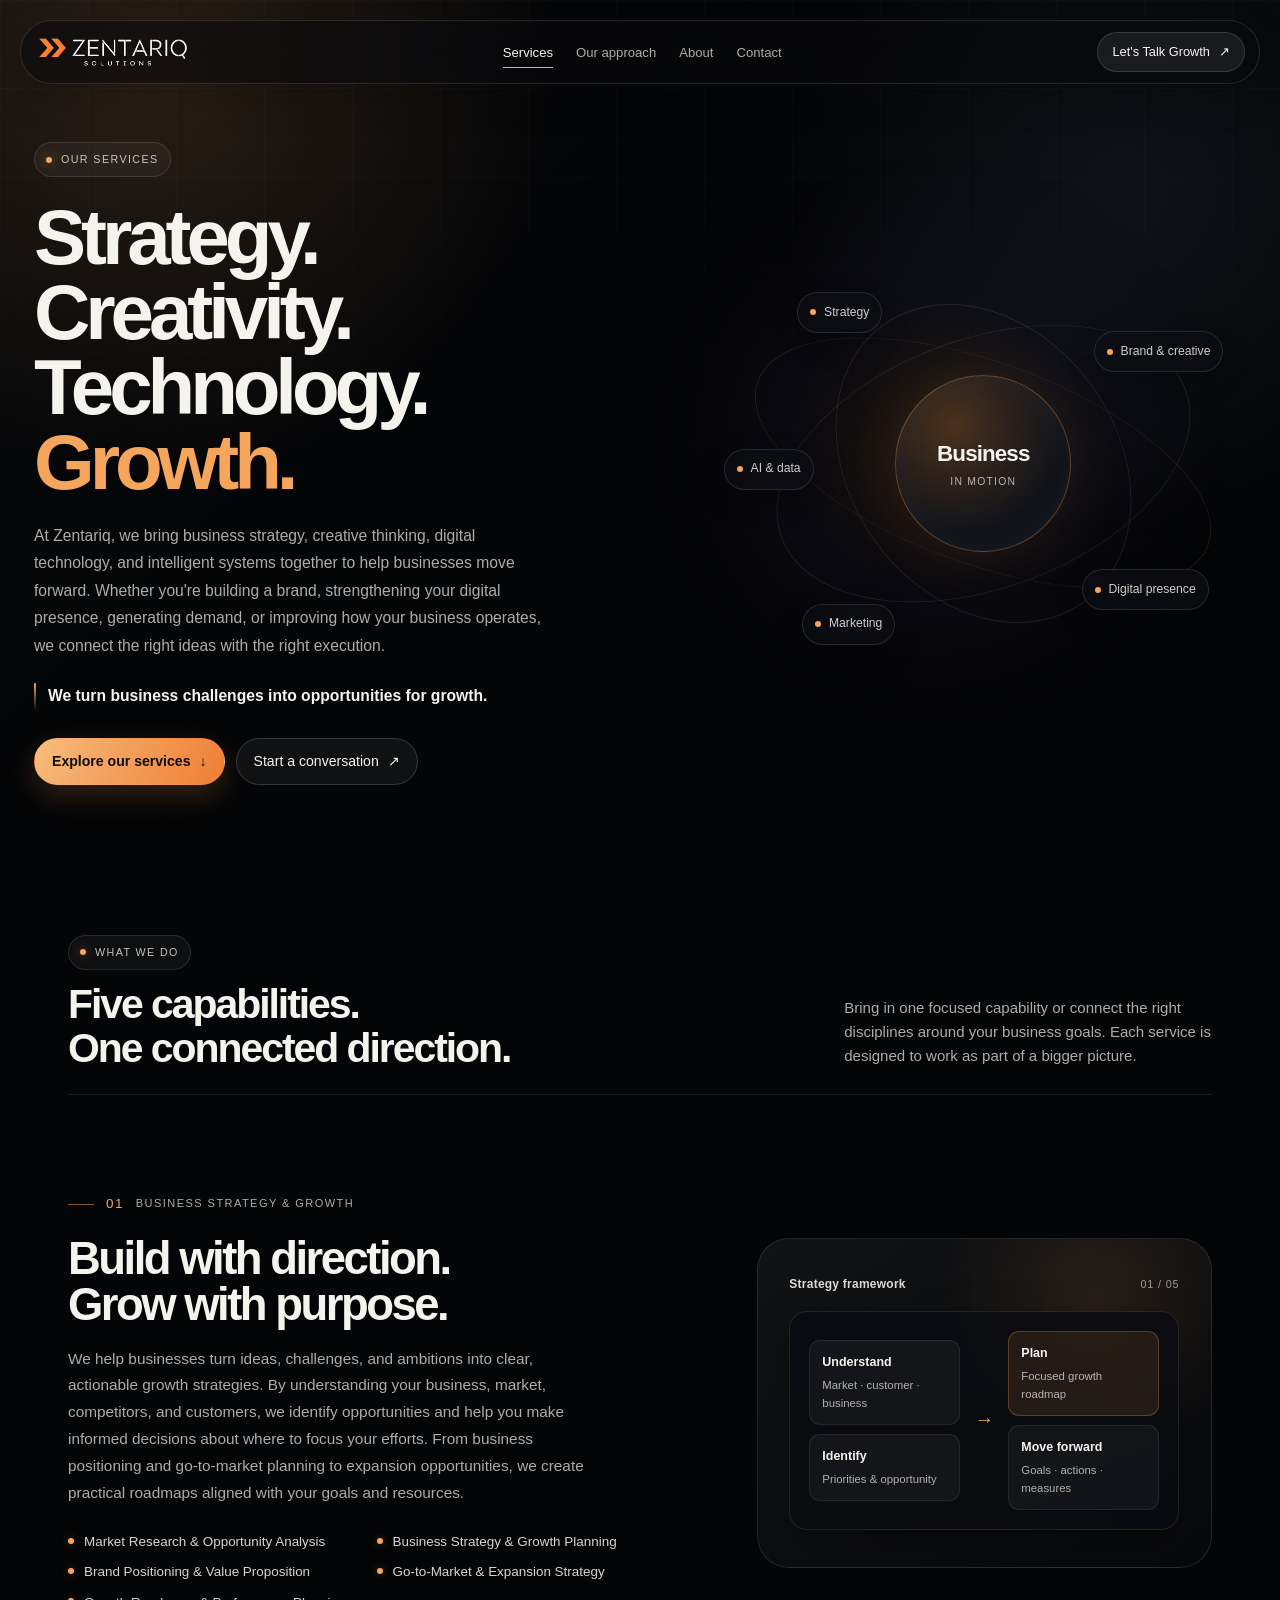
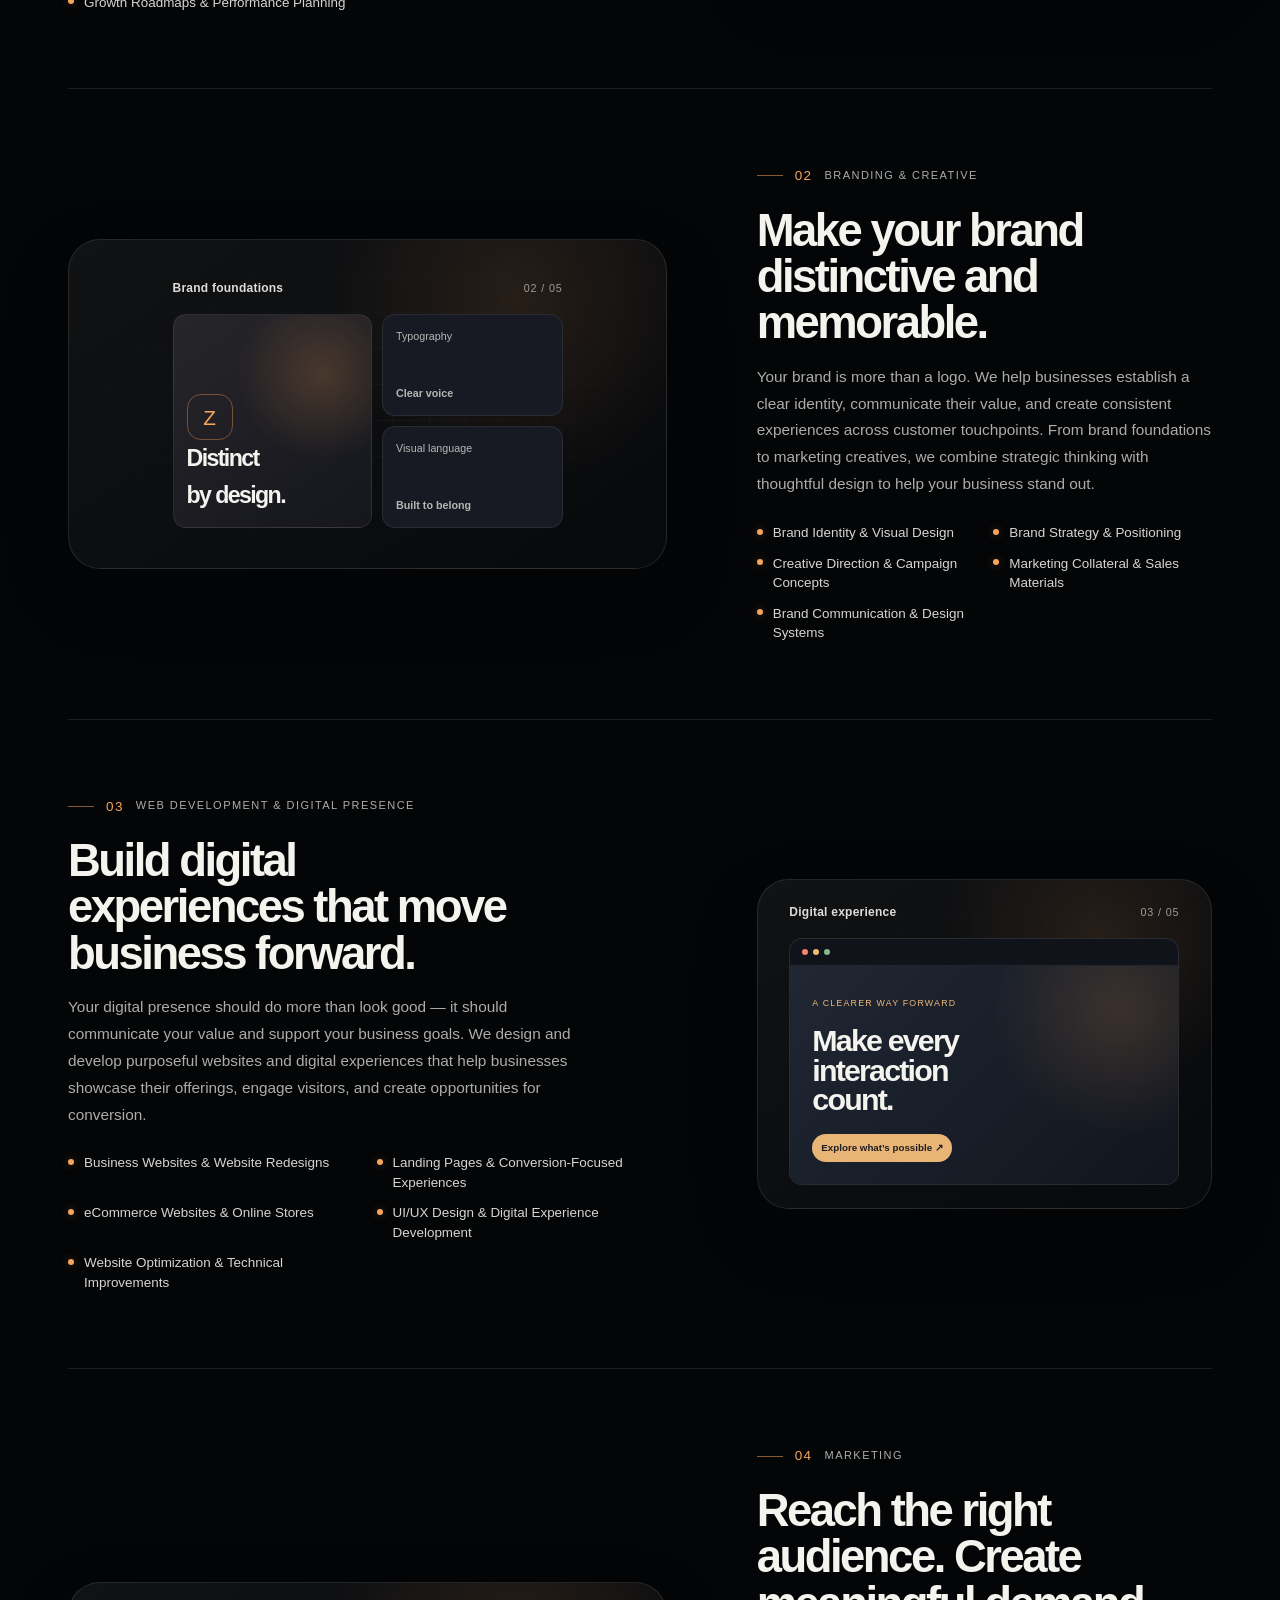
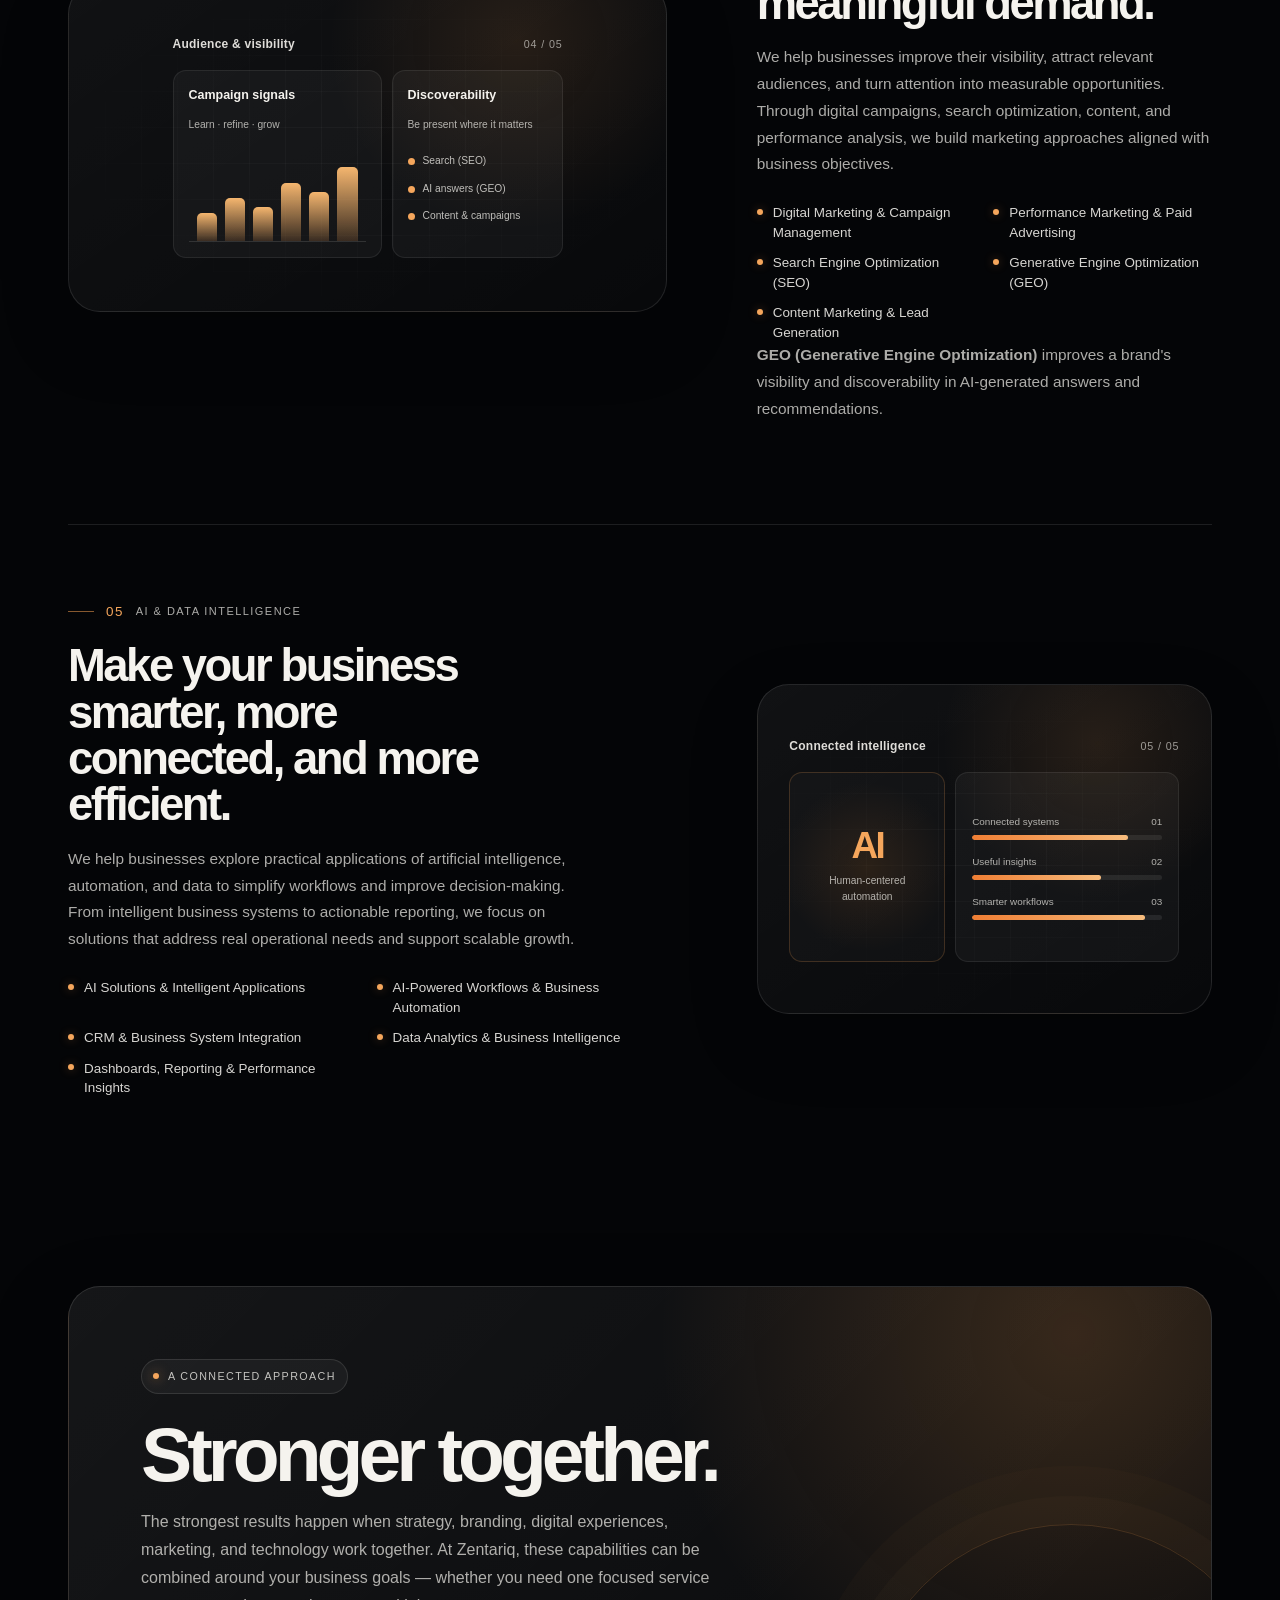
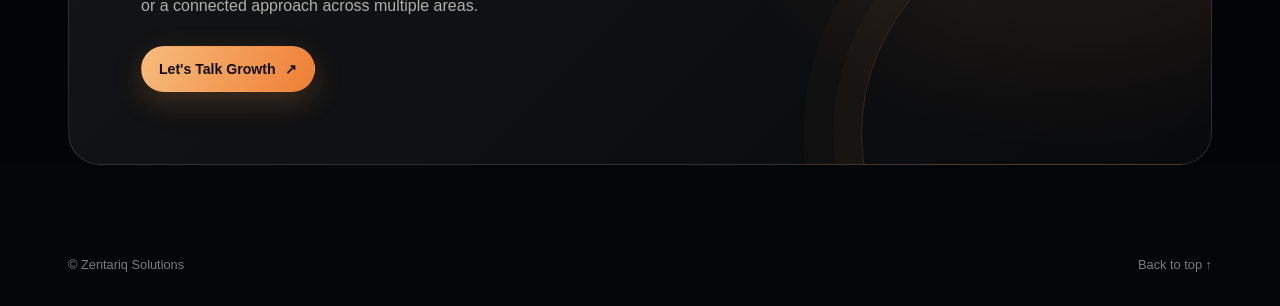
<file: workspace-import/our services.html>
<!DOCTYPE html>
<html lang="en">
<head>
    <meta charset="UTF-8">
    <meta name="viewport" content="width=device-width, initial-scale=1.0">
    <meta name="description" content="Explore Zentariq's connected services across business strategy, branding, web development, marketing, AI, and data intelligence.">
    <meta name="theme-color" content="#040507">
    <title>Our Services | Zentariq Solutions</title>
    <style>
        :root {
            color-scheme: dark;
            --bg: #040507;
            --surface: rgba(255, 255, 255, 0.045);
            --surface-raised: rgba(17, 20, 27, 0.88);
            --border: rgba(255, 255, 255, 0.12);
            --text: #f5f3ee;
            --text-soft: rgba(245, 243, 238, 0.7);
            --accent: #f5a65c;
            --accent-strong: #ef7e34;
            --max: 1200px;
            --radius-lg: 24px;
            --radius-xl: 32px;
            --transition: 220ms cubic-bezier(0.2, 0.8, 0.2, 1);
        }

        *,
        *::before,
        *::after {
            box-sizing: border-box;
        }

        html {
            scroll-behavior: smooth;
            scroll-padding-top: 105px;
        }

        body {
            min-width: 320px;
            min-height: 100vh;
            margin: 0;
            overflow-x: hidden;
            background: var(--bg);
            color: var(--text);
            font-family: Inter, "Segoe UI", Roboto, Arial, sans-serif;
            line-height: 1.6;
        }

        body::before,
        body::after {
            position: fixed;
            inset: 0;
            z-index: -1;
            pointer-events: none;
            content: "";
        }

        body::before {
            background:
                radial-gradient(circle at 12% 8%, rgba(245, 159, 81, 0.14), transparent 29%),
                radial-gradient(circle at 88% 21%, rgba(173, 216, 255, 0.065), transparent 27%),
                linear-gradient(135deg, rgba(255, 255, 255, 0.02), transparent 50%);
        }

        body::after {
            z-index: -1;
            background-image:
                linear-gradient(rgba(255, 255, 255, 0.026) 1px, transparent 1px),
                linear-gradient(90deg, rgba(255, 255, 255, 0.026) 1px, transparent 1px);
            background-size: 88px 88px;
            mask-image: linear-gradient(180deg, rgba(0, 0, 0, 0.75), transparent 78%);
        }

        a {
            color: inherit;
            text-decoration: none;
        }

        a:focus-visible,
        button:focus-visible {
            outline: 2px solid var(--accent);
            outline-offset: 4px;
        }

        .site-shell {
            position: relative;
            isolation: isolate;
        }

        .topbar {
            position: fixed;
            inset: 0 0 auto;
            z-index: 20;
            padding: 20px 20px 0;
        }

        .topbar-inner {
            display: flex;
            width: min(100%, 1440px);
            min-height: 64px;
            align-items: center;
            justify-content: space-between;
            gap: 20px;
            margin: 0 auto;
            padding: 10px 14px 10px 18px;
            border: 1px solid rgba(255, 255, 255, 0.12);
            border-radius: 999px;
            background: rgba(9, 10, 13, 0.58);
            box-shadow: 0 10px 40px rgba(0, 0, 0, 0.2);
            backdrop-filter: blur(18px);
            transition: background var(--transition), border-color var(--transition);
        }

        .topbar.is-scrolled .topbar-inner {
            border-color: rgba(255, 255, 255, 0.18);
            background: rgba(5, 5, 5, 0.84);
        }

        .brand {
            display: inline-flex;
            flex: 0 0 auto;
            align-items: center;
        }

        .brand img {
            display: block;
            width: 148px;
            height: auto;
            object-fit: contain;
        }

        .nav-links {
            display: flex;
            align-items: center;
            gap: clamp(14px, 1.8vw, 28px);
            color: var(--text-soft);
            font-size: 0.82rem;
        }

        .nav-links a {
            position: relative;
            padding: 6px 0;
            transition: color var(--transition);
        }

        .nav-links a:hover,
        .nav-links a[aria-current="page"] {
            color: var(--text);
        }

        .nav-links a::after {
            position: absolute;
            right: 0;
            bottom: 1px;
            left: 0;
            height: 1px;
            background: var(--accent);
            content: "";
            transform: scaleX(0);
            transform-origin: left;
            transition: transform var(--transition);
        }

        .nav-links a:hover::after,
        .nav-links a[aria-current="page"]::after {
            transform: scaleX(1);
        }

        .nav-cta,
        .button {
            display: inline-flex;
            min-height: 46px;
            align-items: center;
            justify-content: center;
            gap: 9px;
            padding: 11px 17px;
            border: 1px solid transparent;
            border-radius: 999px;
            cursor: pointer;
            font: inherit;
            font-size: 0.88rem;
            transition: transform var(--transition), box-shadow var(--transition), background var(--transition), border-color var(--transition);
        }

        .nav-cta {
            min-height: 40px;
            padding: 8px 14px;
            border-color: rgba(255, 255, 255, 0.13);
            background: rgba(255, 255, 255, 0.07);
            font-size: 0.8rem;
            white-space: nowrap;
        }

        .button:hover,
        .nav-cta:hover {
            transform: translateY(-2px);
        }

        .button-primary {
            background: linear-gradient(115deg, #f7bc7d, var(--accent-strong));
            box-shadow: 0 10px 30px rgba(245, 159, 81, 0.2);
            color: #100c07;
            font-weight: 700;
        }

        .button-primary:hover {
            box-shadow: 0 14px 34px rgba(245, 159, 81, 0.29);
        }

        .button-secondary {
            border-color: rgba(255, 255, 255, 0.15);
            background: rgba(255, 255, 255, 0.05);
        }

        .button-secondary:hover,
        .nav-cta:hover {
            border-color: rgba(245, 159, 81, 0.4);
            background: rgba(245, 159, 81, 0.12);
        }

        .button-arrow {
            display: inline-block;
            transition: transform var(--transition);
        }

        .button:hover .button-arrow {
            transform: translateX(4px);
        }

        .nav-menu {
            display: none;
            width: 38px;
            height: 38px;
            place-items: center;
            padding: 0;
            border: 1px solid rgba(255, 255, 255, 0.14);
            border-radius: 50%;
            background: rgba(255, 255, 255, 0.05);
            color: var(--text);
            cursor: pointer;
        }

        .nav-menu-lines,
        .nav-menu-lines::before,
        .nav-menu-lines::after {
            display: block;
            width: 14px;
            height: 1px;
            background: currentColor;
            content: "";
            transition: transform var(--transition);
        }

        .nav-menu-lines::before {
            transform: translateY(-5px);
        }

        .nav-menu-lines::after {
            transform: translateY(4px);
        }

        main {
            overflow: clip;
        }

        .hero {
            display: grid;
            width: min(100%, 1440px);
            min-height: min(780px, 100svh);
            grid-template-columns: minmax(0, 1fr) minmax(300px, 0.88fr);
            align-items: center;
            gap: clamp(36px, 7vw, 100px);
            margin: 0 auto;
            padding: 142px 34px 76px;
            position: relative;
        }

        .hero::before {
            position: absolute;
            top: 16%;
            right: 3%;
            width: min(48vw, 620px);
            aspect-ratio: 1;
            border-radius: 50%;
            background: radial-gradient(circle, rgba(245, 159, 81, 0.1), rgba(148, 113, 218, 0.04) 34%, transparent 68%);
            content: "";
            pointer-events: none;
        }

        .hero-content,
        .hero-visual {
            position: relative;
            z-index: 1;
        }

        .eyebrow {
            display: inline-flex;
            align-items: center;
            gap: 9px;
            margin-bottom: 23px;
            padding: 8px 11px;
            border: 1px solid rgba(255, 255, 255, 0.11);
            border-radius: 999px;
            background: rgba(255, 255, 255, 0.045);
            color: rgba(245, 243, 238, 0.78);
            font-size: 0.67rem;
            letter-spacing: 0.13em;
            text-transform: uppercase;
        }

        .eyebrow::before {
            width: 6px;
            height: 6px;
            border-radius: 50%;
            background: var(--accent);
            box-shadow: 0 0 12px rgba(245, 159, 81, 0.6);
            content: "";
        }

        .hero h1 {
            max-width: 11ch;
            margin: 0 0 22px;
            font-size: clamp(3.2rem, 6.1vw, 6rem);
            font-weight: 600;
            letter-spacing: -0.065em;
            line-height: 0.96;
        }

        .hero h1 span {
            color: var(--accent);
        }

        .hero-copy {
            max-width: 60ch;
            margin: 0 0 24px;
            color: var(--text-soft);
            font-size: clamp(0.98rem, 1.2vw, 1.08rem);
            line-height: 1.75;
        }

        .hero-highlight {
            display: flex;
            align-items: flex-start;
            gap: 12px;
            margin: 0 0 27px;
            color: var(--text);
            font-size: 0.98rem;
            font-weight: 600;
        }

        .hero-highlight::before {
            width: 2px;
            min-height: 28px;
            flex: 0 0 2px;
            border-radius: 2px;
            background: linear-gradient(var(--accent), transparent);
            content: "";
        }

        .hero-actions {
            display: flex;
            flex-wrap: wrap;
            gap: 11px;
        }

        .hero-visual {
            min-height: 420px;
            display: grid;
            place-items: center;
        }

        .orbit-visual {
            position: relative;
            display: grid;
            width: min(100%, 490px);
            aspect-ratio: 1;
            place-items: center;
        }

        .orbit-ring {
            position: absolute;
            width: 88%;
            aspect-ratio: 1;
            border: 1px solid rgba(255, 255, 255, 0.09);
            border-radius: 50%;
            transform: rotate(-20deg) scaleY(0.58);
        }

        .orbit-ring:nth-child(2) {
            width: 70%;
            transform: rotate(54deg) scaleY(0.78);
        }

        .orbit-ring:nth-child(3) {
            width: 98%;
            border-color: rgba(245, 159, 81, 0.13);
            transform: rotate(20deg) scaleY(0.42);
        }

        .orbit-core {
            display: grid;
            width: 36%;
            aspect-ratio: 1;
            place-items: center;
            border: 1px solid rgba(245, 159, 81, 0.32);
            border-radius: 50%;
            background: radial-gradient(circle at 34% 28%, rgba(245, 159, 81, 0.22), rgba(17, 20, 27, 0.94) 66%);
            box-shadow: 0 0 70px rgba(245, 159, 81, 0.12), inset 0 0 34px rgba(255, 255, 255, 0.035);
            text-align: center;
        }

        .orbit-core strong {
            display: block;
            font-size: clamp(1rem, 2vw, 1.4rem);
            letter-spacing: -0.04em;
        }

        .orbit-core span {
            display: block;
            margin-top: 2px;
            color: var(--text-soft);
            font-size: 0.65rem;
            letter-spacing: 0.12em;
            text-transform: uppercase;
        }

        .orbit-node {
            position: absolute;
            display: inline-flex;
            min-height: 41px;
            align-items: center;
            gap: 8px;
            padding: 8px 12px;
            border: 1px solid rgba(255, 255, 255, 0.12);
            border-radius: 999px;
            background: rgba(12, 14, 19, 0.84);
            box-shadow: 0 10px 28px rgba(0, 0, 0, 0.24);
            color: rgba(245, 243, 238, 0.84);
            font-size: 0.76rem;
            backdrop-filter: blur(12px);
        }

        .orbit-node::before {
            width: 6px;
            height: 6px;
            border-radius: 50%;
            background: var(--accent);
            content: "";
        }

        .orbit-node.strategy { top: 15%; left: 12%; }
        .orbit-node.branding { top: 23%; right: 1%; }
        .orbit-node.digital { right: 4%; bottom: 20%; }
        .orbit-node.growth { bottom: 13%; left: 13%; }
        .orbit-node.intelligence { top: 47%; left: -3%; }

        .section {
            width: min(100%, var(--max));
            margin: 0 auto;
            padding: 74px 28px;
        }

        .services-intro {
            display: flex;
            align-items: end;
            justify-content: space-between;
            gap: 32px;
            margin-bottom: 22px;
            padding-bottom: 24px;
            border-bottom: 1px solid rgba(255, 255, 255, 0.1);
        }

        .services-intro .eyebrow {
            margin-bottom: 12px;
        }

        .services-intro h2 {
            margin: 0;
            font-size: clamp(1.8rem, 3.2vw, 2.8rem);
            letter-spacing: -0.05em;
            line-height: 1.08;
        }

        .services-intro p {
            max-width: 44ch;
            margin: 0 0 2px;
            color: var(--text-soft);
            font-size: 0.94rem;
        }

        .service-card {
            display: grid;
            grid-template-columns: minmax(0, 1fr) minmax(300px, 0.76fr);
            align-items: center;
            gap: clamp(34px, 7vw, 92px);
            padding: clamp(38px, 6vw, 76px) 0;
            border-bottom: 1px solid rgba(255, 255, 255, 0.1);
            scroll-margin-top: 95px;
        }

        .service-card:last-child {
            border-bottom: 0;
        }

        .service-card.is-reversed .service-content {
            order: 2;
        }

        .service-card.is-reversed .service-visual {
            order: 1;
        }

        .service-meta {
            display: flex;
            align-items: center;
            gap: 12px;
            margin-bottom: 21px;
            color: var(--text-soft);
            font-size: 0.69rem;
            letter-spacing: 0.13em;
            text-transform: uppercase;
        }

        .service-number {
            color: var(--accent);
            font-size: 0.84rem;
            font-variant-numeric: tabular-nums;
        }

        .service-meta::before {
            width: 26px;
            height: 1px;
            background: rgba(245, 159, 81, 0.55);
            content: "";
        }

        .service-card h2 {
            max-width: 18ch;
            margin: 0 0 17px;
            font-size: clamp(2rem, 3.55vw, 3.35rem);
            font-weight: 550;
            letter-spacing: -0.055em;
            line-height: 1.02;
        }

        .service-description {
            max-width: 62ch;
            margin: 0 0 25px;
            color: var(--text-soft);
            font-size: 0.96rem;
            line-height: 1.75;
        }

        .service-list {
            display: grid;
            grid-template-columns: repeat(2, minmax(0, 1fr));
            gap: 11px 18px;
            margin: 0;
            padding: 0;
            list-style: none;
        }

        .service-list li {
            display: flex;
            align-items: flex-start;
            gap: 10px;
            color: rgba(245, 243, 238, 0.88);
            font-size: 0.84rem;
            line-height: 1.45;
        }

        .service-list li::before {
            width: 6px;
            height: 6px;
            flex: 0 0 6px;
            margin-top: 0.43em;
            border-radius: 50%;
            background: var(--accent);
            content: "";
            box-shadow: 0 0 10px rgba(245, 159, 81, 0.35);
        }

        .service-visual {
            position: relative;
            display: grid;
            min-height: 330px;
            place-items: center;
            overflow: hidden;
            border: 1px solid rgba(255, 255, 255, 0.1);
            border-radius: var(--radius-xl);
            background:
                radial-gradient(circle at 75% 18%, rgba(245, 159, 81, 0.11), transparent 36%),
                linear-gradient(145deg, rgba(255, 255, 255, 0.055), rgba(255, 255, 255, 0.018));
            box-shadow: 0 26px 70px rgba(0, 0, 0, 0.2);
        }

        .service-visual::before {
            position: absolute;
            inset: 0;
            background-image:
                linear-gradient(rgba(255, 255, 255, 0.035) 1px, transparent 1px),
                linear-gradient(90deg, rgba(255, 255, 255, 0.035) 1px, transparent 1px);
            background-size: 36px 36px;
            content: "";
            mask-image: radial-gradient(ellipse at center, black, transparent 78%);
            pointer-events: none;
        }

        .visual-content {
            position: relative;
            width: min(100% - 38px, 390px);
            z-index: 1;
        }

        .visual-caption {
            display: flex;
            align-items: center;
            justify-content: space-between;
            gap: 14px;
            margin-bottom: 16px;
            color: rgba(245, 243, 238, 0.6);
            font-size: 0.67rem;
            letter-spacing: 0.08em;
            text-transform: uppercase;
        }

        .visual-caption strong {
            color: rgba(245, 243, 238, 0.9);
            font-size: 0.75rem;
            letter-spacing: 0.02em;
            text-transform: none;
        }

        .visual-card {
            padding: 19px;
            border: 1px solid rgba(255, 255, 255, 0.1);
            border-radius: 18px;
            background: rgba(10, 12, 17, 0.82);
            box-shadow: 0 18px 48px rgba(0, 0, 0, 0.25);
            backdrop-filter: blur(12px);
        }

        .strategy-map {
            display: grid;
            grid-template-columns: 1fr 28px 1fr;
            align-items: center;
            gap: 10px;
        }

        .map-column {
            display: grid;
            gap: 9px;
        }

        .map-node {
            padding: 12px;
            border: 1px solid rgba(255, 255, 255, 0.08);
            border-radius: 11px;
            background: rgba(255, 255, 255, 0.045);
            color: rgba(245, 243, 238, 0.7);
            font-size: 0.71rem;
        }

        .map-node strong {
            display: block;
            margin-bottom: 3px;
            color: var(--text);
            font-size: 0.78rem;
        }

        .map-node.is-highlighted {
            border-color: rgba(245, 159, 81, 0.28);
            background: rgba(245, 159, 81, 0.1);
        }

        .map-arrow {
            color: var(--accent);
            font-size: 1.2rem;
            text-align: center;
        }

        .brand-board {
            display: grid;
            grid-template-columns: 1.05fr 0.95fr;
            gap: 10px;
        }

        .brand-tile {
            min-height: 102px;
            display: flex;
            flex-direction: column;
            justify-content: space-between;
            padding: 13px;
            border: 1px solid rgba(255, 255, 255, 0.08);
            border-radius: 13px;
            background: #171a22;
            color: rgba(245, 243, 238, 0.72);
            font-size: 0.67rem;
        }

        .brand-tile.primary {
            grid-row: span 2;
            min-height: 214px;
            justify-content: end;
            background:
                radial-gradient(circle at 75% 28%, rgba(245, 159, 81, 0.2), transparent 40%),
                linear-gradient(145deg, #27252a, #15171d);
        }

        .brand-symbol {
            width: 46px;
            height: 46px;
            display: grid;
            place-items: center;
            border: 1px solid rgba(245, 159, 81, 0.4);
            border-radius: 14px;
            color: var(--accent);
            font-size: 1.3rem;
        }

        .brand-type {
            color: var(--text);
            font-size: 1.45rem;
            font-weight: 650;
            letter-spacing: -0.07em;
        }

        .browser-card {
            overflow: hidden;
            border: 1px solid rgba(255, 255, 255, 0.1);
            border-radius: 13px;
            background: #10131a;
        }

        .browser-bar {
            display: flex;
            align-items: center;
            gap: 5px;
            padding: 10px 12px;
            border-bottom: 1px solid rgba(255, 255, 255, 0.08);
        }

        .browser-bar i {
            width: 6px;
            height: 6px;
            border-radius: 50%;
            background: rgba(255, 255, 255, 0.28);
        }

        .browser-bar i:first-child { background: #f18470; }
        .browser-bar i:nth-child(2) { background: #efbb69; }
        .browser-bar i:nth-child(3) { background: #80ba8b; }

        .web-mock {
            min-height: 180px;
            padding: 22px;
            background:
                radial-gradient(circle at 85% 20%, rgba(245, 159, 81, 0.16), transparent 34%),
                linear-gradient(135deg, #202733, #11151d);
        }

        .web-mock-label {
            color: #edb779;
            font-size: 0.55rem;
            letter-spacing: 0.14em;
            text-transform: uppercase;
        }

        .web-mock h3 {
            max-width: 12ch;
            margin: 12px 0 18px;
            font-size: clamp(1.3rem, 3vw, 1.9rem);
            letter-spacing: -0.06em;
            line-height: 0.98;
        }

        .web-mock-link {
            display: inline-flex;
            padding: 6px 9px;
            border-radius: 999px;
            background: #e9b577;
            color: #1d1c1f;
            font-size: 0.61rem;
            font-weight: 650;
        }

        .campaign-layout {
            display: grid;
            grid-template-columns: 1.1fr 0.9fr;
            gap: 10px;
        }

        .campaign-panel,
        .channel-panel {
            min-height: 188px;
            padding: 15px;
            border: 1px solid rgba(255, 255, 255, 0.08);
            border-radius: 13px;
            background: rgba(255, 255, 255, 0.04);
        }

        .campaign-panel strong,
        .channel-panel strong {
            display: block;
            margin-bottom: 4px;
            font-size: 0.78rem;
        }

        .campaign-panel > span,
        .channel-panel > span {
            color: var(--text-soft);
            font-size: 0.64rem;
        }

        .chart {
            display: flex;
            height: 92px;
            align-items: end;
            gap: 8px;
            margin-top: 15px;
            padding: 10px 8px 0;
            border-bottom: 1px solid rgba(255, 255, 255, 0.12);
        }

        .chart i {
            flex: 1;
            height: var(--bar-height);
            border-radius: 5px 5px 0 0;
            background: linear-gradient(180deg, #f5b66f, rgba(245, 159, 81, 0.16));
        }

        .channel-list {
            display: grid;
            gap: 11px;
            margin-top: 18px;
        }

        .channel-row {
            display: flex;
            align-items: center;
            gap: 8px;
            color: rgba(245, 243, 238, 0.76);
            font-size: 0.64rem;
        }

        .channel-row::before {
            width: 7px;
            height: 7px;
            border-radius: 50%;
            background: var(--accent);
            content: "";
        }

        .data-layout {
            display: grid;
            grid-template-columns: 0.82fr 1.18fr;
            gap: 10px;
        }

        .data-score {
            display: grid;
            min-height: 190px;
            place-content: center;
            border: 1px solid rgba(245, 159, 81, 0.2);
            border-radius: 13px;
            background: radial-gradient(circle, rgba(245, 159, 81, 0.13), rgba(255, 255, 255, 0.025) 70%);
            text-align: center;
        }

        .data-score strong {
            color: var(--accent);
            font-size: 2.3rem;
            letter-spacing: -0.07em;
            line-height: 1;
        }

        .data-score span {
            margin-top: 8px;
            color: var(--text-soft);
            font-size: 0.64rem;
        }

        .data-bars {
            display: grid;
            align-content: center;
            gap: 14px;
            padding: 16px;
            border: 1px solid rgba(255, 255, 255, 0.08);
            border-radius: 13px;
            background: rgba(255, 255, 255, 0.04);
        }

        .data-bar-label {
            display: flex;
            justify-content: space-between;
            gap: 8px;
            margin-bottom: 5px;
            color: rgba(245, 243, 238, 0.7);
            font-size: 0.62rem;
        }

        .data-bar {
            height: 5px;
            overflow: hidden;
            border-radius: 999px;
            background: rgba(255, 255, 255, 0.08);
        }

        .data-bar i {
            display: block;
            width: var(--bar-width);
            height: 100%;
            border-radius: inherit;
            background: linear-gradient(90deg, var(--accent-strong), #f7bc7d);
        }

        .connected {
            position: relative;
            width: min(calc(100% - 56px), 1144px);
            margin: 38px auto 90px;
            padding: clamp(34px, 6vw, 72px);
            overflow: hidden;
            border: 1px solid rgba(255, 255, 255, 0.12);
            border-radius: var(--radius-xl);
            background:
                radial-gradient(circle at 88% 10%, rgba(245, 159, 81, 0.18), transparent 38%),
                linear-gradient(135deg, rgba(255, 255, 255, 0.07), rgba(255, 255, 255, 0.025));
            box-shadow: 0 30px 80px rgba(0, 0, 0, 0.28);
        }

        .connected::after {
            position: absolute;
            right: -70px;
            bottom: -180px;
            width: 420px;
            height: 420px;
            border: 1px solid rgba(245, 159, 81, 0.18);
            border-radius: 50%;
            box-shadow: 0 0 0 28px rgba(245, 159, 81, 0.025), 0 0 0 58px rgba(245, 159, 81, 0.02);
            content: "";
            pointer-events: none;
        }

        .connected-content {
            position: relative;
            z-index: 1;
            max-width: 720px;
        }

        .connected h2 {
            margin: 0 0 16px;
            font-size: clamp(2.8rem, 6vw, 5rem);
            letter-spacing: -0.065em;
            line-height: 0.98;
        }

        .connected p {
            max-width: 65ch;
            margin: 0 0 26px;
            color: var(--text-soft);
            font-size: 1rem;
            line-height: 1.75;
        }

        footer {
            display: flex;
            width: min(100%, 1200px);
            align-items: center;
            justify-content: space-between;
            gap: 18px;
            margin: 0 auto;
            padding: 0 28px 30px;
            color: rgba(255, 255, 255, 0.48);
            font-size: 0.8rem;
        }

        footer a {
            transition: color var(--transition);
        }

        footer a:hover {
            color: var(--text);
        }

        @media (max-width: 900px) {
            .hero {
                min-height: auto;
                grid-template-columns: minmax(0, 1fr) minmax(260px, 0.8fr);
                gap: 24px;
                padding: 138px 28px 58px;
            }

            .hero-visual {
                min-height: 350px;
            }

            .orbit-node {
                font-size: 0.67rem;
            }

            .service-card {
                grid-template-columns: minmax(0, 1fr) minmax(260px, 0.78fr);
                gap: 32px;
            }

            .service-list {
                grid-template-columns: 1fr;
                gap: 9px;
            }
        }

        @media (max-width: 720px) {
            html {
                scroll-padding-top: 84px;
            }

            .topbar {
                padding: 12px 12px 0;
            }

            .topbar-inner {
                min-height: 58px;
                position: relative;
                border-radius: 22px;
                padding: 9px 12px 9px 15px;
            }

            .brand img {
                width: 128px;
            }

            .nav-cta {
                display: none;
            }

            .nav-menu {
                display: grid;
            }

            .nav-links {
                display: none;
            }

            .topbar.is-menu-open .nav-links {
                position: absolute;
                top: calc(100% + 8px);
                right: 0;
                left: 0;
                display: grid;
                gap: 0;
                padding: 8px;
                border: 1px solid rgba(255, 255, 255, 0.12);
                border-radius: 16px;
                background: rgba(12, 13, 17, 0.96);
                box-shadow: 0 20px 40px rgba(0, 0, 0, 0.3);
                backdrop-filter: blur(18px);
            }

            .topbar.is-menu-open .nav-links a {
                padding: 12px 10px;
            }

            .topbar.is-menu-open .nav-links a::after {
                display: none;
            }

            .topbar.is-menu-open .nav-menu-lines {
                background: transparent;
            }

            .topbar.is-menu-open .nav-menu-lines::before {
                transform: translateY(1px) rotate(45deg);
            }

            .topbar.is-menu-open .nav-menu-lines::after {
                transform: translateY(0) rotate(-45deg);
            }

            .hero {
                grid-template-columns: 1fr;
                gap: 10px;
                padding: 118px 20px 42px;
            }

            .hero h1 {
                max-width: 12ch;
                font-size: clamp(3rem, 12vw, 4.6rem);
            }

            .hero-copy {
                font-size: 0.94rem;
            }

            .hero-actions {
                display: grid;
                grid-template-columns: 1fr 1fr;
            }

            .hero-actions .button {
                padding-inline: 12px;
                font-size: 0.82rem;
            }

            .hero-visual {
                min-height: 340px;
                margin-top: 8px;
            }

            .orbit-visual {
                width: min(100%, 400px);
            }

            .section {
                padding: 48px 20px;
            }

            .services-intro {
                display: block;
                margin-bottom: 2px;
            }

            .services-intro p {
                margin-top: 15px;
            }

            .service-card,
            .service-card.is-reversed {
                grid-template-columns: 1fr;
                gap: 27px;
                padding: 48px 0;
            }

            .service-card.is-reversed .service-content,
            .service-card.is-reversed .service-visual {
                order: initial;
            }

            .service-card h2 {
                max-width: 15ch;
                font-size: clamp(2rem, 8vw, 3rem);
            }

            .service-list {
                grid-template-columns: repeat(2, minmax(0, 1fr));
                gap: 11px 14px;
            }

            .service-visual {
                min-height: 300px;
                border-radius: 23px;
            }

            .connected {
                width: calc(100% - 40px);
                margin: 20px auto 58px;
                padding: 34px 25px;
                border-radius: 25px;
            }

            footer {
                flex-direction: column;
                align-items: flex-start;
                padding: 0 20px 25px;
            }
        }

        @media (max-width: 420px) {
            .hero-actions,
            .service-list,
            .campaign-layout,
            .data-layout {
                grid-template-columns: 1fr;
            }

            .hero-actions .button {
                width: 100%;
            }

            .hero-visual {
                min-height: 290px;
            }

            .orbit-node {
                min-height: 34px;
                gap: 6px;
                padding: 6px 9px;
                font-size: 0.58rem;
            }

            .orbit-node.intelligence {
                left: -1%;
            }

            .service-visual {
                min-height: 280px;
            }

            .campaign-panel,
            .channel-panel {
                min-height: auto;
            }

            .data-score {
                min-height: 135px;
            }
        }

        @media (prefers-reduced-motion: reduce) {
            *,
            *::before,
            *::after {
                scroll-behavior: auto !important;
                animation-duration: 0.01ms !important;
                animation-iteration-count: 1 !important;
                transition-duration: 0.01ms !important;
            }
        }
    </style>
</head>
<body>
    <div class="site-shell">
        <header class="topbar" id="topbar">
            <div class="topbar-inner">
                <a class="brand" href="landing-page.html#hero" aria-label="Zentariq Solutions home">
                    <img src="Zentariq%20_%20CRM,%20ERP,%20Marketing%20%26%20web%20Development%20Solutions_files/zentariq-logo.png" alt="Zentariq Solutions">
                </a>
                <nav class="nav-links" id="primaryNav" aria-label="Primary navigation">
                    <a href="#services" aria-current="page">Services</a>
                    <a href="#approach">Our approach</a>
                    <a href="landing-page.html#os">About</a>
                    <a href="landing-page.html#contact">Contact</a>
                </nav>
                <a class="nav-cta" href="landing-page.html#contact">Let's Talk Growth <span aria-hidden="true">↗</span></a>
                <button class="nav-menu" type="button" aria-label="Open navigation menu" aria-expanded="false" aria-controls="primaryNav">
                    <span class="nav-menu-lines" aria-hidden="true"></span>
                </button>
            </div>
        </header>

        <main>
            <section class="hero" id="top">
                <div class="hero-content">
                    <div class="eyebrow">Our Services</div>
                    <h1>Strategy.<br>Creativity.<br>Technology.<br><span>Growth.</span></h1>
                    <p class="hero-copy">At Zentariq, we bring business strategy, creative thinking, digital technology, and intelligent systems together to help businesses move forward. Whether you're building a brand, strengthening your digital presence, generating demand, or improving how your business operates, we connect the right ideas with the right execution.</p>
                    <p class="hero-highlight">We turn business challenges into opportunities for growth.</p>
                    <div class="hero-actions">
                        <a class="button button-primary" href="#services">Explore our services <span class="button-arrow" aria-hidden="true">↓</span></a>
                        <a class="button button-secondary" href="landing-page.html#contact">Start a conversation <span class="button-arrow" aria-hidden="true">↗</span></a>
                    </div>
                </div>
                <div class="hero-visual" role="img" aria-label="Zentariq services connected around business growth">
                    <div class="orbit-visual" aria-hidden="true">
                        <span class="orbit-ring"></span>
                        <span class="orbit-ring"></span>
                        <span class="orbit-ring"></span>
                        <div class="orbit-core"><div><strong>Business</strong><span>in motion</span></div></div>
                        <span class="orbit-node strategy">Strategy</span>
                        <span class="orbit-node branding">Brand &amp; creative</span>
                        <span class="orbit-node digital">Digital presence</span>
                        <span class="orbit-node growth">Marketing</span>
                        <span class="orbit-node intelligence">AI &amp; data</span>
                    </div>
                </div>
            </section>

            <section class="section" id="services" aria-labelledby="services-heading">
                <div class="services-intro">
                    <div>
                        <div class="eyebrow">What we do</div>
                        <h2 id="services-heading">Five capabilities.<br>One connected direction.</h2>
                    </div>
                    <p>Bring in one focused capability or connect the right disciplines around your business goals. Each service is designed to work as part of a bigger picture.</p>
                </div>

                <article class="service-card" id="strategy">
                    <div class="service-content">
                        <div class="service-meta"><span class="service-number">01</span><span>Business Strategy &amp; Growth</span></div>
                        <h2>Build with direction. Grow with purpose.</h2>
                        <p class="service-description">We help businesses turn ideas, challenges, and ambitions into clear, actionable growth strategies. By understanding your business, market, competitors, and customers, we identify opportunities and help you make informed decisions about where to focus your efforts. From business positioning and go-to-market planning to expansion opportunities, we create practical roadmaps aligned with your goals and resources.</p>
                        <ul class="service-list">
                            <li>Market Research &amp; Opportunity Analysis</li>
                            <li>Business Strategy &amp; Growth Planning</li>
                            <li>Brand Positioning &amp; Value Proposition</li>
                            <li>Go-to-Market &amp; Expansion Strategy</li>
                            <li>Growth Roadmaps &amp; Performance Planning</li>
                        </ul>
                    </div>
                    <div class="service-visual" role="img" aria-label="A strategy map connecting business context to a growth roadmap">
                        <div class="visual-content">
                            <div class="visual-caption"><strong>Strategy framework</strong><span>01 / 05</span></div>
                            <div class="visual-card strategy-map" aria-hidden="true">
                                <div class="map-column">
                                    <div class="map-node"><strong>Understand</strong>Market · customer · business</div>
                                    <div class="map-node"><strong>Identify</strong>Priorities &amp; opportunity</div>
                                </div>
                                <span class="map-arrow">→</span>
                                <div class="map-column">
                                    <div class="map-node is-highlighted"><strong>Plan</strong>Focused growth roadmap</div>
                                    <div class="map-node"><strong>Move forward</strong>Goals · actions · measures</div>
                                </div>
                            </div>
                        </div>
                    </div>
                </article>

                <article class="service-card is-reversed" id="branding">
                    <div class="service-content">
                        <div class="service-meta"><span class="service-number">02</span><span>Branding &amp; Creative</span></div>
                        <h2>Make your brand distinctive and memorable.</h2>
                        <p class="service-description">Your brand is more than a logo. We help businesses establish a clear identity, communicate their value, and create consistent experiences across customer touchpoints. From brand foundations to marketing creatives, we combine strategic thinking with thoughtful design to help your business stand out.</p>
                        <ul class="service-list">
                            <li>Brand Identity &amp; Visual Design</li>
                            <li>Brand Strategy &amp; Positioning</li>
                            <li>Creative Direction &amp; Campaign Concepts</li>
                            <li>Marketing Collateral &amp; Sales Materials</li>
                            <li>Brand Communication &amp; Design Systems</li>
                        </ul>
                    </div>
                    <div class="service-visual" role="img" aria-label="A visual brand board showing identity, color, and creative direction">
                        <div class="visual-content">
                            <div class="visual-caption"><strong>Brand foundations</strong><span>02 / 05</span></div>
                            <div class="brand-board" aria-hidden="true">
                                <div class="brand-tile primary"><span class="brand-symbol">Z</span><span class="brand-type">Distinct<br>by design.</span></div>
                                <div class="brand-tile"><span>Typography</span><strong>Clear voice</strong></div>
                                <div class="brand-tile"><span>Visual language</span><strong>Built to belong</strong></div>
                            </div>
                        </div>
                    </div>
                </article>

                <article class="service-card" id="digital">
                    <div class="service-content">
                        <div class="service-meta"><span class="service-number">03</span><span>Web Development &amp; Digital Presence</span></div>
                        <h2>Build digital experiences that move business forward.</h2>
                        <p class="service-description">Your digital presence should do more than look good — it should communicate your value and support your business goals. We design and develop purposeful websites and digital experiences that help businesses showcase their offerings, engage visitors, and create opportunities for conversion.</p>
                        <ul class="service-list">
                            <li>Business Websites &amp; Website Redesigns</li>
                            <li>Landing Pages &amp; Conversion-Focused Experiences</li>
                            <li>eCommerce Websites &amp; Online Stores</li>
                            <li>UI/UX Design &amp; Digital Experience Development</li>
                            <li>Website Optimization &amp; Technical Improvements</li>
                        </ul>
                    </div>
                    <div class="service-visual" role="img" aria-label="A browser preview of a carefully designed digital experience">
                        <div class="visual-content">
                            <div class="visual-caption"><strong>Digital experience</strong><span>03 / 05</span></div>
                            <div class="browser-card" aria-hidden="true">
                                <div class="browser-bar"><i></i><i></i><i></i></div>
                                <div class="web-mock">
                                    <span class="web-mock-label">A clearer way forward</span>
                                    <h3>Make every interaction count.</h3>
                                    <span class="web-mock-link">Explore what’s possible ↗</span>
                                </div>
                            </div>
                        </div>
                    </div>
                </article>

                <article class="service-card is-reversed" id="marketing">
                    <div class="service-content">
                        <div class="service-meta"><span class="service-number">04</span><span>Marketing</span></div>
                        <h2>Reach the right audience. Create meaningful demand.</h2>
                        <p class="service-description">We help businesses improve their visibility, attract relevant audiences, and turn attention into measurable opportunities. Through digital campaigns, search optimization, content, and performance analysis, we build marketing approaches aligned with business objectives.</p>
                        <ul class="service-list">
                            <li>Digital Marketing &amp; Campaign Management</li>
                            <li>Performance Marketing &amp; Paid Advertising</li>
                            <li>Search Engine Optimization (SEO)</li>
                            <li>Generative Engine Optimization (GEO)</li>
                            <li>Content Marketing &amp; Lead Generation</li>
                        </ul>
                        <p class="service-description"><strong>GEO (Generative Engine Optimization)</strong> improves a brand's visibility and discoverability in AI-generated answers and recommendations.</p>
                    </div>
                    <div class="service-visual" role="img" aria-label="A marketing performance concept with campaign and channel panels">
                        <div class="visual-content">
                            <div class="visual-caption"><strong>Audience &amp; visibility</strong><span>04 / 05</span></div>
                            <div class="campaign-layout" aria-hidden="true">
                                <div class="campaign-panel">
                                    <strong>Campaign signals</strong><span>Learn · refine · grow</span>
                                    <div class="chart"><i style="--bar-height: 35%"></i><i style="--bar-height: 54%"></i><i style="--bar-height: 43%"></i><i style="--bar-height: 72%"></i><i style="--bar-height: 61%"></i><i style="--bar-height: 92%"></i></div>
                                </div>
                                <div class="channel-panel">
                                    <strong>Discoverability</strong><span>Be present where it matters</span>
                                    <div class="channel-list">
                                        <div class="channel-row">Search (SEO)</div>
                                        <div class="channel-row">AI answers (GEO)</div>
                                        <div class="channel-row">Content &amp; campaigns</div>
                                    </div>
                                </div>
                            </div>
                        </div>
                    </div>
                </article>

                <article class="service-card" id="intelligence">
                    <div class="service-content">
                        <div class="service-meta"><span class="service-number">05</span><span>AI &amp; Data Intelligence</span></div>
                        <h2>Make your business smarter, more connected, and more efficient.</h2>
                        <p class="service-description">We help businesses explore practical applications of artificial intelligence, automation, and data to simplify workflows and improve decision-making. From intelligent business systems to actionable reporting, we focus on solutions that address real operational needs and support scalable growth.</p>
                        <ul class="service-list">
                            <li>AI Solutions &amp; Intelligent Applications</li>
                            <li>AI-Powered Workflows &amp; Business Automation</li>
                            <li>CRM &amp; Business System Integration</li>
                            <li>Data Analytics &amp; Business Intelligence</li>
                            <li>Dashboards, Reporting &amp; Performance Insights</li>
                        </ul>
                    </div>
                    <div class="service-visual" role="img" aria-label="An abstract business intelligence dashboard concept">
                        <div class="visual-content">
                            <div class="visual-caption"><strong>Connected intelligence</strong><span>05 / 05</span></div>
                            <div class="data-layout" aria-hidden="true">
                                <div class="data-score"><strong>AI</strong><span>Human-centered<br>automation</span></div>
                                <div class="data-bars">
                                    <div><div class="data-bar-label"><span>Connected systems</span><span>01</span></div><div class="data-bar"><i style="--bar-width: 82%"></i></div></div>
                                    <div><div class="data-bar-label"><span>Useful insights</span><span>02</span></div><div class="data-bar"><i style="--bar-width: 68%"></i></div></div>
                                    <div><div class="data-bar-label"><span>Smarter workflows</span><span>03</span></div><div class="data-bar"><i style="--bar-width: 91%"></i></div></div>
                                </div>
                            </div>
                        </div>
                    </div>
                </article>
            </section>

            <section class="connected" id="approach" aria-labelledby="approach-heading">
                <div class="connected-content">
                    <div class="eyebrow">A Connected Approach</div>
                    <h2 id="approach-heading">Stronger together.</h2>
                    <p>The strongest results happen when strategy, branding, digital experiences, marketing, and technology work together. At Zentariq, these capabilities can be combined around your business goals — whether you need one focused service or a connected approach across multiple areas.</p>
                    <a class="button button-primary" href="landing-page.html#contact">Let's Talk Growth <span class="button-arrow" aria-hidden="true">↗</span></a>
                </div>
            </section>
        </main>

        <footer>
            <span>© Zentariq Solutions</span>
            <a href="#top">Back to top ↑</a>
        </footer>
    </div>
    <script>
        const topbar = document.getElementById('topbar');
        const navMenu = document.querySelector('.nav-menu');

        function updateTopbar() {
            topbar.classList.toggle('is-scrolled', window.scrollY > 12);
        }

        window.addEventListener('scroll', updateTopbar, { passive: true });
        updateTopbar();

        function closeMenu() {
            topbar.classList.remove('is-menu-open');
            navMenu.setAttribute('aria-expanded', 'false');
            navMenu.setAttribute('aria-label', 'Open navigation menu');
        }

        navMenu.addEventListener('click', () => {
            const isOpen = topbar.classList.toggle('is-menu-open');
            navMenu.setAttribute('aria-expanded', String(isOpen));
            navMenu.setAttribute('aria-label', isOpen ? 'Close navigation menu' : 'Open navigation menu');
        });

        document.querySelectorAll('.nav-links a').forEach((link) => {
            link.addEventListener('click', closeMenu);
        });

        document.addEventListener('keydown', (event) => {
            if (event.key === 'Escape' && topbar.classList.contains('is-menu-open')) {
                closeMenu();
                navMenu.focus();
            }
        });
    </script>
</body>
</html>
</file>
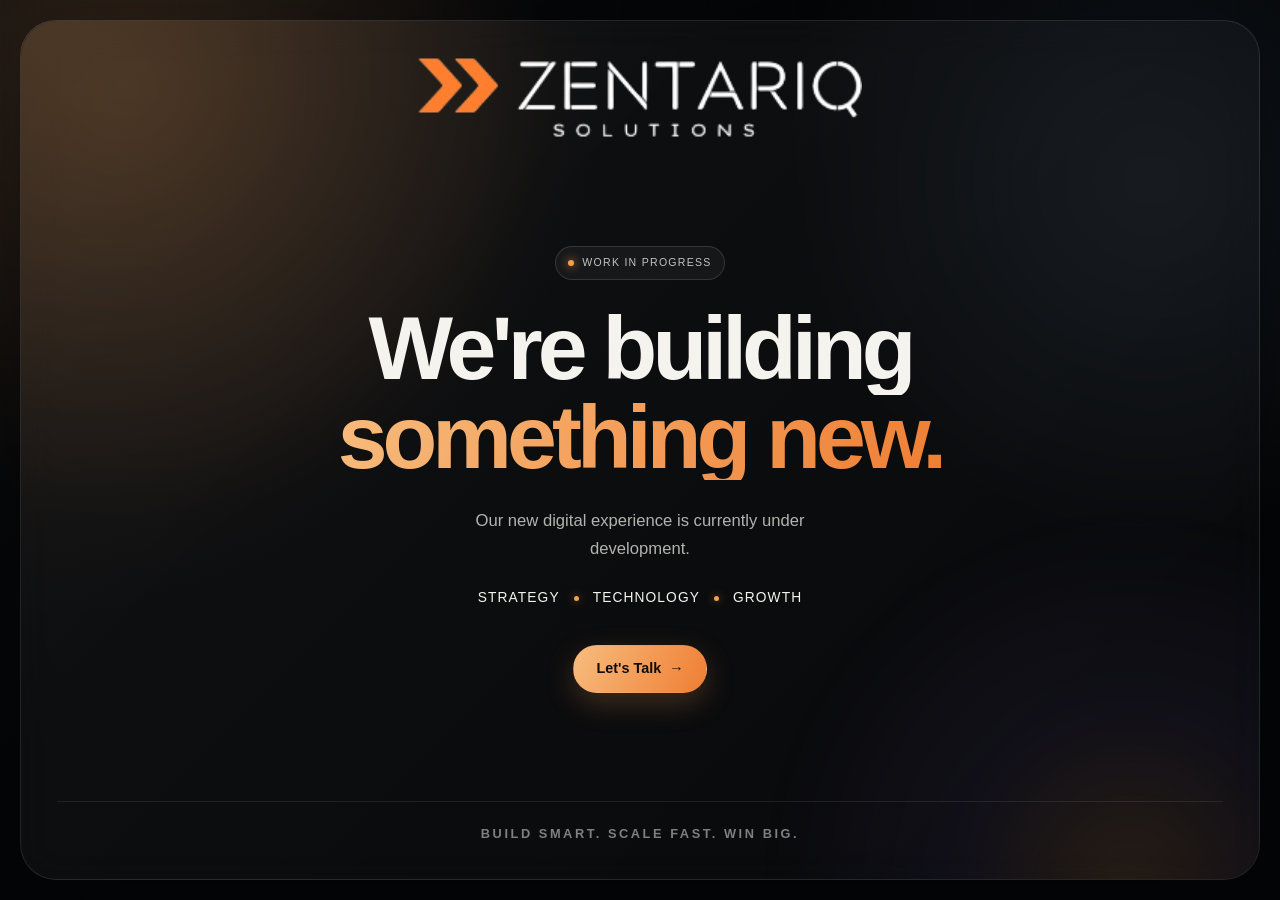
<file: workspace-import/work-in-progress.html>
<!DOCTYPE html>
<html lang="en">
<head>
    <meta charset="UTF-8">
    <meta name="viewport" content="width=device-width, initial-scale=1.0">
    <meta name="description" content="Zentariq Solutions is building something new. Our new digital experience is currently under development.">
    <title>Zentariq Solutions | Work in Progress</title>
    <style>
        :root {
            --bg: #040507;
            --border: rgba(255, 255, 255, 0.16);
            --text: #f5f3ee;
            --text-soft: rgba(245, 243, 238, 0.72);
            --text-faint: rgba(245, 243, 238, 0.5);
            --accent: #f59f51;
            --accent-strong: #ff7d1f;
            --transition: 220ms cubic-bezier(0.2, 0.8, 0.2, 1);
        }

        * {
            box-sizing: border-box;
            margin: 0;
            padding: 0;
        }

        body {
            font-family: Inter, "Segoe UI", Roboto, Arial, sans-serif;
            background: var(--bg);
            color: var(--text);
            min-height: 100vh;
            min-height: 100svh;
            overflow-x: hidden;
            line-height: 1.5;
            display: flex;
            padding: 20px;
        }

        body::before {
            content: "";
            position: fixed;
            inset: 0;
            background:
                radial-gradient(circle at 10% 10%, rgba(245, 159, 81, 0.16) 0, transparent 30%),
                radial-gradient(circle at 90% 20%, rgba(173, 216, 255, 0.08) 0, transparent 28%),
                linear-gradient(135deg, rgba(255,255,255,0.02), transparent 50%);
            pointer-events: none;
            z-index: -2;
        }

        body::after {
            content: "";
            position: fixed;
            inset: 0;
            background-image:
                linear-gradient(rgba(255,255,255,0.035) 1px, transparent 1px),
                linear-gradient(90deg, rgba(255,255,255,0.035) 1px, transparent 1px);
            background-size: 88px 88px;
            mask-image: linear-gradient(180deg, rgba(0,0,0,0.8), transparent);
            opacity: 0.28;
            pointer-events: none;
            z-index: -1;
            animation: drift 28s linear infinite;
        }

        a {
            color: inherit;
            text-decoration: none;
        }

        .cursor-glow {
            position: fixed;
            width: 280px;
            height: 280px;
            border-radius: 50%;
            background: radial-gradient(circle, rgba(245, 159, 81, 0.16), transparent 72%);
            pointer-events: none;
            transform: translate(-50%, -50%);
            z-index: 0;
            mix-blend-mode: screen;
            opacity: 0;
            transition: opacity 0.25s ease;
        }

        .wip-frame {
            position: relative;
            z-index: 1;
            flex: 1;
            min-width: 0;
            display: grid;
            grid-template-columns: minmax(0, 1fr);
            grid-template-rows: auto 1fr auto;
            width: min(100%, 1440px);
            margin: 0 auto;
            padding: clamp(22px, 3vw, 36px);
            border: 1px solid rgba(255,255,255,0.1);
            border-radius: 36px;
            background: linear-gradient(135deg, rgba(255,255,255,0.05), rgba(255,255,255,0.018));
            box-shadow: 0 26px 80px rgba(0, 0, 0, 0.28);
            backdrop-filter: blur(18px);
            overflow: hidden;
            isolation: isolate;
        }

        .wip-frame::before {
            content: "";
            position: absolute;
            inset: 0;
            border-radius: inherit;
            background: radial-gradient(circle at top left, rgba(245, 159, 81, 0.14), transparent 40%);
            pointer-events: none;
            z-index: -1;
        }

        .wip-frame::after {
            content: "";
            position: absolute;
            width: 60vw;
            height: 60vw;
            bottom: -30vw;
            right: -20vw;
            border-radius: 50%;
            background: radial-gradient(circle, rgba(245,159,81,.12), rgba(148,113,218,.06) 32%, transparent 68%);
            filter: blur(12px);
            pointer-events: none;
            z-index: -1;
            animation: heroMesh 18s ease-in-out infinite alternate;
        }

        .wip-header {
            display: flex;
            justify-content: center;
        }

        .brand {
            display: inline-flex;
            max-width: 100%;
            align-items: center;
            gap: 14px;
            color: var(--text-soft);
            font-size: 0.72rem;
            font-weight: 600;
            letter-spacing: 0.14em;
            text-transform: uppercase;
        }

        .brand img {
            width: 444px;
            max-width: 100%;
            height: auto;
            object-fit: contain;
        }

        .wip-content {
            align-self: center;
            justify-self: center;
            display: flex;
            flex-direction: column;
            align-items: center;
            text-align: center;
            max-width: 760px;
            padding: 56px 0;
        }

        .reveal {
            opacity: 0;
            transform: translateY(18px);
            transition: opacity 0.75s cubic-bezier(.16,1,.3,1), transform 0.75s cubic-bezier(.16,1,.3,1);
        }

        body.is-ready .reveal {
            opacity: 1;
            transform: none;
        }

        .status-pill {
            display: inline-flex;
            align-items: center;
            gap: 8px;
            margin-bottom: 26px;
            padding: 8px 12px;
            border-radius: 999px;
            background: rgba(255,255,255,0.045);
            border: 1px solid rgba(255,255,255,0.12);
            color: rgba(245,243,238,.78);
            font-size: 0.66rem;
            letter-spacing: 0.12em;
            text-transform: uppercase;
            transition-delay: 300ms;
        }

        .live-dot {
            width: 6px;
            height: 6px;
            border-radius: 50%;
            background: var(--accent);
            box-shadow: 0 0 10px var(--accent);
            animation: blink 1.8s ease-in-out infinite;
        }

        .wip-title {
            font-size: clamp(2.7rem, 7vw, 5.6rem);
            line-height: 0.95;
            letter-spacing: -0.055em;
            margin-bottom: 24px;
        }

        .wip-title .title-line {
            display: block;
            overflow: hidden;
            padding-bottom: 0.04em;
        }

        .wip-title .title-line span {
            display: block;
            transform: translateY(110%);
            transition: transform .85s cubic-bezier(.16,1,.3,1);
            transition-delay: 500ms;
        }

        .wip-title .title-line:nth-child(2) span {
            transition-delay: 630ms;
            background: linear-gradient(115deg, #f7bc7d, #ef7e34);
            -webkit-background-clip: text;
            background-clip: text;
            color: transparent;
        }

        body.is-ready .wip-title .title-line span {
            transform: translateY(0);
        }

        .wip-copy {
            color: var(--text-soft);
            font-size: clamp(1rem, 1.3vw, 1.12rem);
            line-height: 1.65;
            max-width: 38ch;
            margin-bottom: 26px;
            transition-delay: 950ms;
        }

        .pillars {
            display: flex;
            flex-wrap: wrap;
            justify-content: center;
            align-items: center;
            gap: 10px 14px;
            margin-bottom: 36px;
            color: var(--text);
            font-size: 0.86rem;
            letter-spacing: 0.08em;
            text-transform: uppercase;
            transition-delay: 1150ms;
        }

        .pillars i {
            width: 5px;
            height: 5px;
            border-radius: 50%;
            background: var(--accent);
            box-shadow: 0 0 10px rgba(245, 159, 81, 0.6);
        }

        .wip-actions {
            transition-delay: 1350ms;
        }

        .btn {
            display: inline-flex;
            align-items: center;
            justify-content: center;
            gap: 8px;
            min-height: 48px;
            padding: 12px 22px;
            border-radius: 999px;
            border: 1px solid transparent;
            font-size: 0.9rem;
            cursor: pointer;
            transition: transform 250ms ease, box-shadow 250ms ease;
        }

        .btn:hover {
            transform: translateY(-2px);
            box-shadow: 0 12px 25px rgba(0,0,0,.22);
        }

        .btn:focus-visible {
            outline: 2px solid var(--accent);
            outline-offset: 3px;
        }

        .btn-primary {
            background: linear-gradient(115deg, #f7bc7d, #ef7e34);
            color: #100c07;
            font-weight: 700;
            box-shadow: 0 10px 30px rgba(245, 159, 81, 0.22);
        }

        .btn-arrow {
            display: inline-flex;
            transition: transform 250ms ease;
        }

        .btn:hover .btn-arrow {
            transform: translateX(4px);
        }

        .wip-footer {
            display: flex;
            align-items: center;
            justify-content: center;
            gap: 16px;
            padding-top: 22px;
            border-top: 1px solid rgba(255,255,255,0.08);
            color: var(--text-faint);
            font-size: 0.8rem;
            font-weight: 600;
            letter-spacing: 0.2em;
            text-transform: uppercase;
            text-align: center;
            transition-delay: 1550ms;
        }

        @media (max-width: 720px) {
            body {
                padding: 12px;
            }

            .wip-frame {
                border-radius: 24px;
            }

            .brand {
                font-size: 0.64rem;
            }

            .brand img {
                width: 360px;
            }

            .wip-content {
                padding: 48px 0;
            }

            .wip-title {
                font-size: clamp(2.3rem, 11vw, 3.4rem);
            }

            .wip-footer {
                font-size: 0.7rem;
                letter-spacing: 0.14em;
            }
        }

        @media (max-width: 420px) {
            .btn {
                width: 100%;
            }

            .wip-actions {
                width: 100%;
            }
        }

        @media (prefers-reduced-motion: reduce) {
            *, *::before, *::after {
                animation: none !important;
                transition: none !important;
            }
        }

        @keyframes drift {
            from { transform: translateY(0); }
            to { transform: translateY(-40px); }
        }

        @keyframes heroMesh {
            to { transform: translate3d(-3vw, -5vw, 0) scale(1.08); }
        }

        @keyframes blink {
            50% { opacity: 0.35; }
        }
    </style>
</head>
<body>
    <div class="cursor-glow" aria-hidden="true"></div>

    <div class="wip-frame">
        <header class="wip-header">
            <a class="brand" href="landing-page.html" aria-label="Zentariq Solutions home">
                <img src="Zentariq _ CRM, ERP, Marketing &amp; web Development Solutions_files/zentariq-logo.png" alt="Zentariq">
            </a>
        </header>

        <main class="wip-content">
            <div class="status-pill reveal"><span class="live-dot" aria-hidden="true"></span>Work in progress</div>
            <h1 class="wip-title">
                <span class="title-line"><span>We're building</span></span>
                <span class="title-line"><span>something new.</span></span>
            </h1>
            <p class="wip-copy reveal">Our new digital experience is currently under development.</p>
            <div class="pillars reveal" aria-label="Strategy, Technology, Growth">
                <span>Strategy</span><i aria-hidden="true"></i><span>Technology</span><i aria-hidden="true"></i><span>Growth</span>
            </div>
            <div class="wip-actions reveal">
                <a class="btn btn-primary" href="mailto:hello@zentariq.com">
                    Let's Talk <span class="btn-arrow">→</span>
                </a>
            </div>
        </main>

        <footer class="wip-footer reveal">
            Build smart. Scale fast. Win big.
        </footer>
    </div>

    <script>
        const glow = document.querySelector('.cursor-glow');

        document.addEventListener('mousemove', (event) => {
            glow.style.left = `${event.clientX}px`;
            glow.style.top = `${event.clientY}px`;
            glow.style.opacity = '1';
        });

        document.addEventListener('mouseleave', () => {
            glow.style.opacity = '0';
        });

        window.addEventListener('load', () => {
            setTimeout(() => document.body.classList.add('is-ready'), 150);
        });
    </script>
</body>
</html>
</file>
